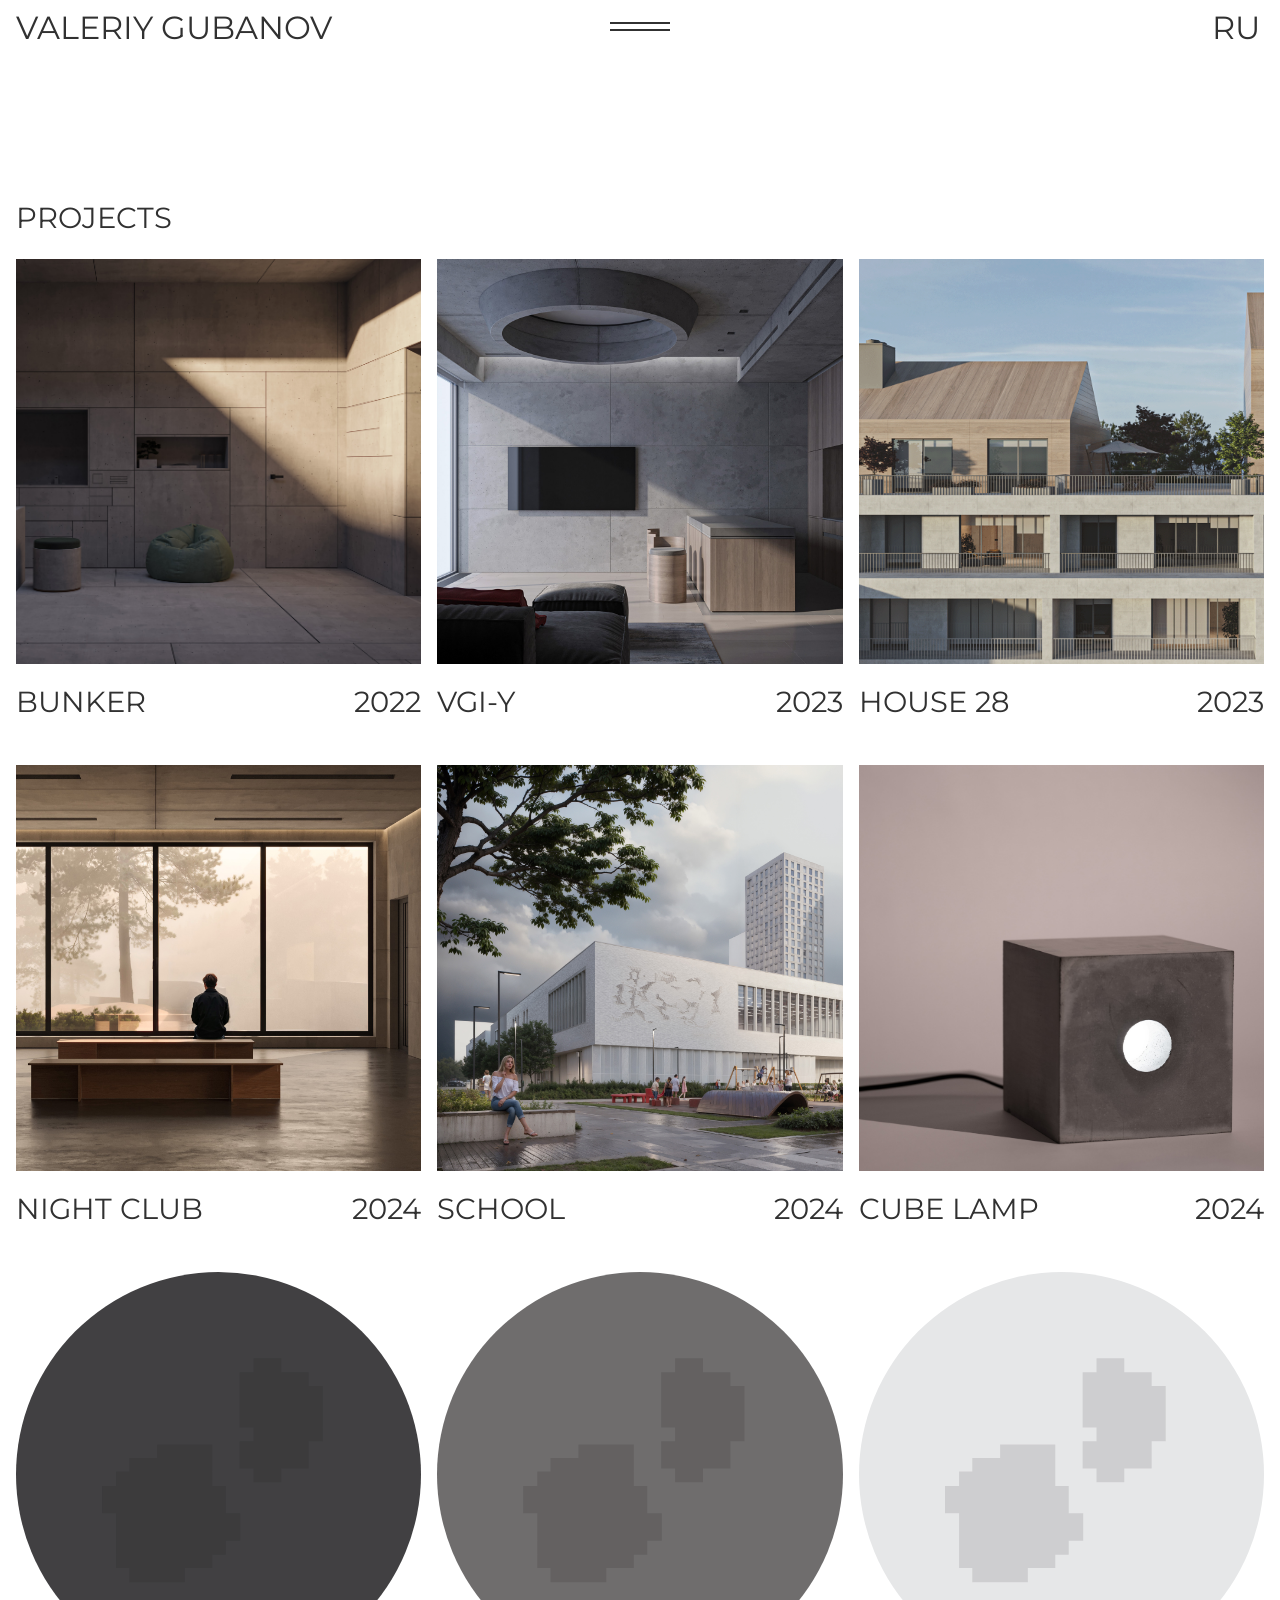
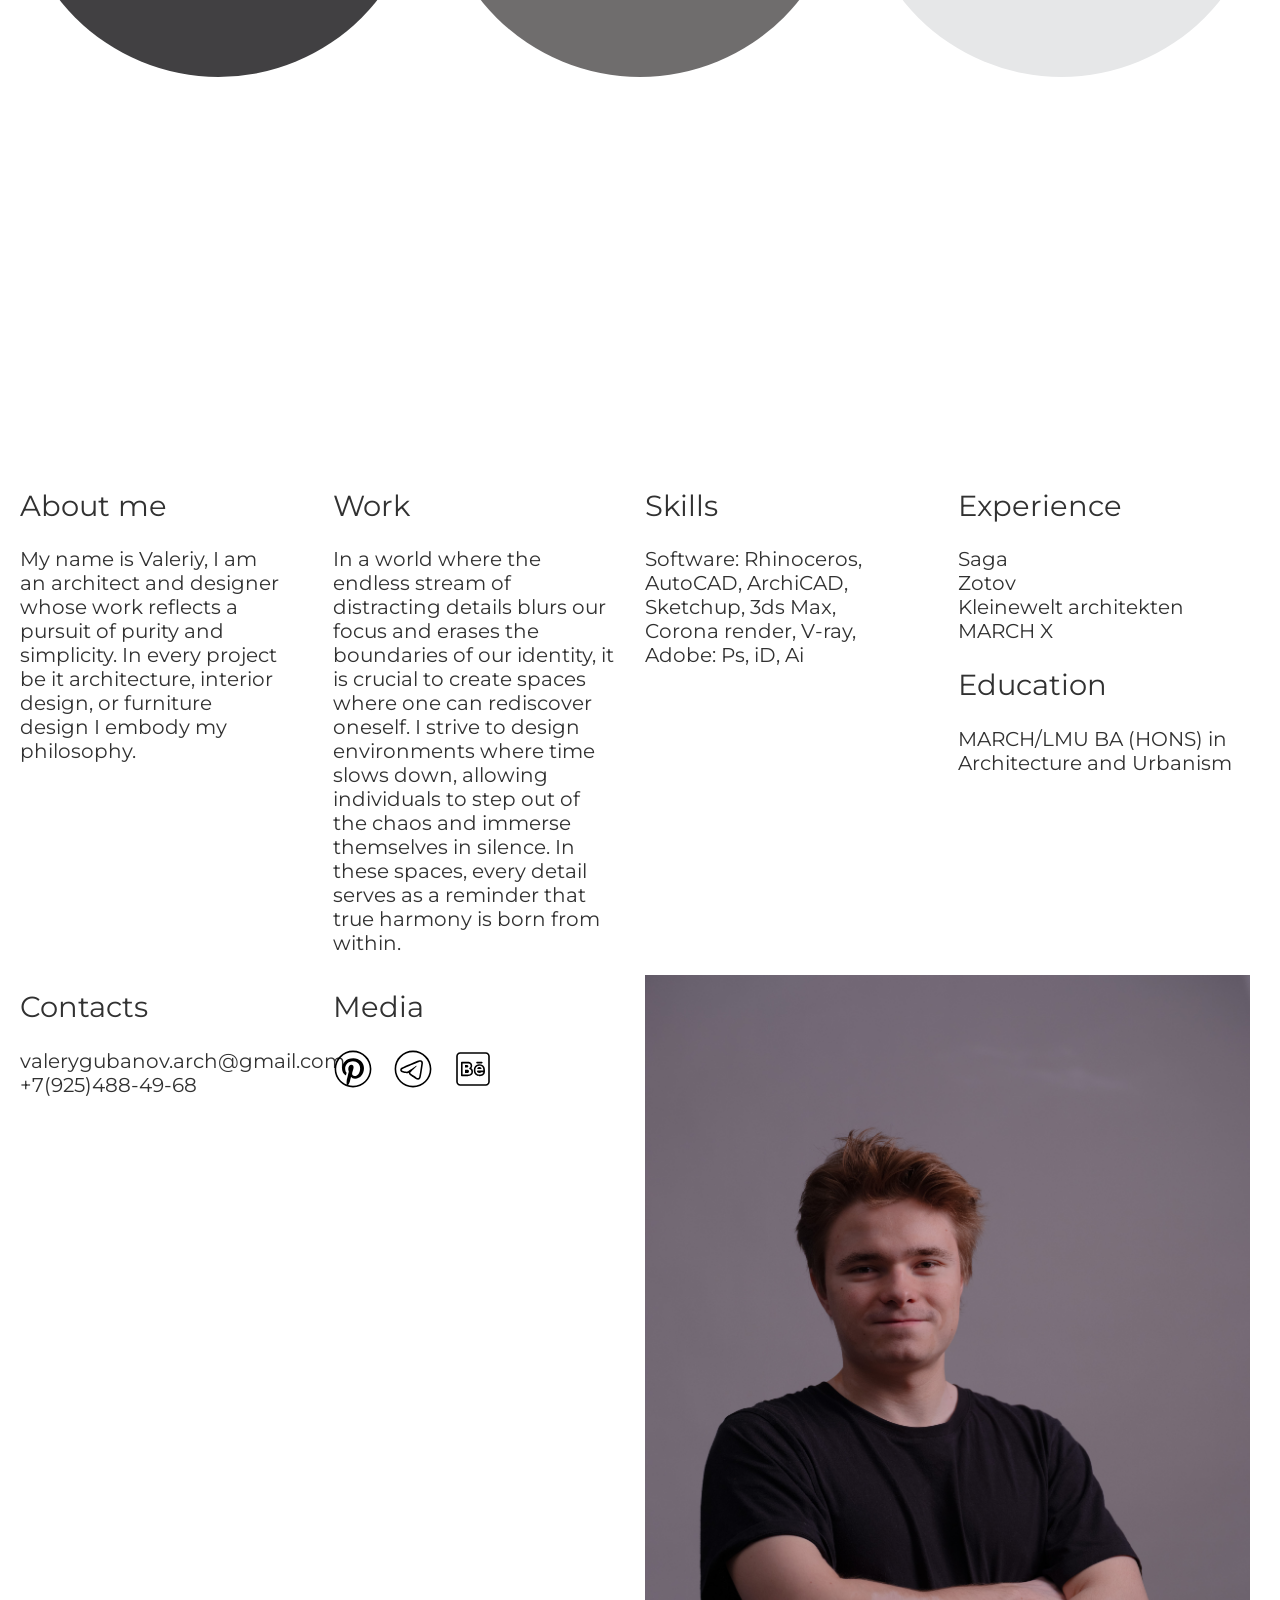
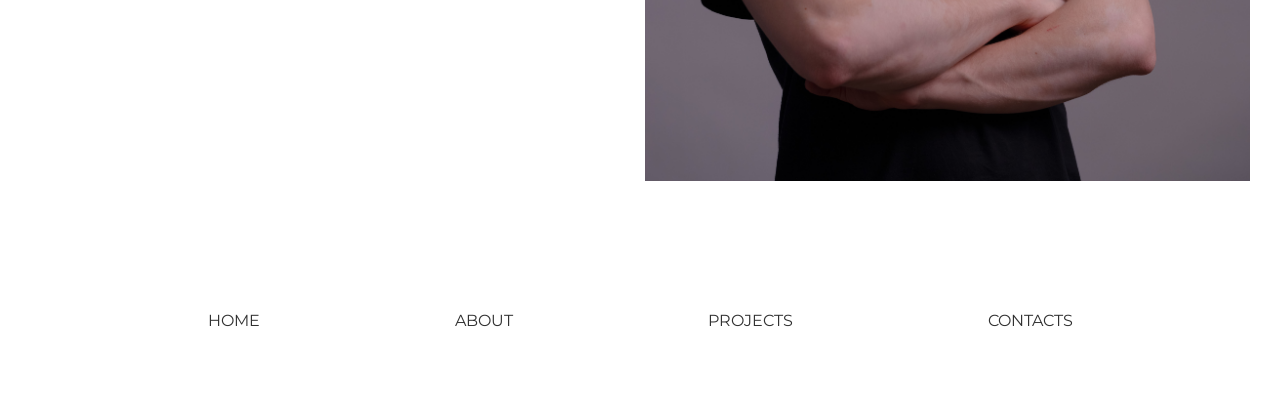
<file: index.html>
<!DOCTYPE html>
<html lang="en">
<link href="https://fonts.googleapis.com/css2?family=Montserrat:wght@400&display=swap" rel="stylesheet">
<head>
  <link rel="stylesheet" href="styles.css">
  <meta charset="UTF-8">
  <link rel="icon" href="assets/images/favicon.svg" type="image/x-icon">
  <title>valeriygubanov.com</title>
  <meta http-equiv="X-UA-Compatible" content="IE=edge">
  <meta name="viewport" content="width=device-width, initial-scale=1.0">
</head>
<body>
  <div class="whitebox"></div>
  <header>
    <div class="flex">
      <h1 class="title">VALERIY GUBANOV</h1>
    </div>
    <div class="menu-link">
      <div class="rectangle"></div>
      <div class="rectangle"></div>
    </div>
    <nav class="menu-container">
      <ul class="menu">
        <li><a href="index.html">HOME</a></li>
        <li><a href="index.html">ABOUT</a></li>
        <li><a href="index.html">PROJECTS</a></li>
        <li><a href="index.html">CONTACTS</a></li>
        <li class="language-link"><a href="index_ru.html">RU</a></li>
      </ul>
    </nav>
    <div class="language-switch">
      <a href="index_ru.html">RU</a>
    </div>
  </header>
 
  <div class="whitebox2"></div>
  <div class="Title_projects">
    <h1>PROJECTS</h1>  
  </div>

  <div class="Projects">
    <a href="Projects/Bunker-project.html" class="Project_Block">
      <img src="assets/images/ProjectBunker1x1.jpg" alt="Interior photo of the 'Bunker' project: industrial design with concrete walls, subdued lighting, and minimalist furniture" class="project-img">
      <div class="project-title">
        <span class="project-name">BUNKER</span>
        <span class="project-year">2022</span>
      </div>
      <div class="project-overlay"></div>
    </a>

    <a href="Projects/VGI-Y_project.html" class="Project_Block">
      <img src="assets/images/Project VGI-Y interior 1x1 .jpg" alt="Modern minimalist interior with concrete textures, light wood accents, and a striking circular ceiling element. Natural light enhances the industrial yet warm aesthetic." class="project-img">
      <div class="project-title">
        <span class="project-name">VGI-Y</span>
        <span class="project-year">2023</span>
      </div>
      <div class="project-overlay"></div>
    </a>

    <a href="Projects/House28_project.html" class="Project_Block">
      <img src="assets/images/HOUSE281x1.png" alt="Modern residential complex with wooden and concrete facades, panoramic windows, multi-level architecture, spacious balconies and terraces" class="project-img">
      <div class="project-title">
        <span class="project-name">HOUSE 28</span>
        <span class="project-year">2023</span>
      </div>
      <div class="project-overlay"></div>
    </a>

    <a href="Projects/Night_club_project.html" class="Project_Block">
      <img src="assets/images/Koridor_project_Day.jpg" alt="Interior photo of the 'Bunker' project: industrial design with concrete walls, subdued lighting, and minimalist furniture" class="project-img">
      <div class="project-title">
        <span class="project-name">NIGHT CLUB</span>
        <span class="project-year">2024</span>
      </div>
      <div class="project-overlay"></div>
    </a>

    <a href="Projects/School-project.html" class="Project_Block">
      <img src="assets/images/Project School1x1.jpg" alt="Project 1" class="project-img">
      <div class="project-title">
        <span class="project-name">SCHOOL</span>
        <span class="project-year">2024</span>
      </div>
      <div class="project-overlay"></div>
    </a>

    <a href="/project1" class="Project_Block">
      <img src="assets/Pr6Assets/Project_cube_lamp_1x1.JPG" alt="Project 1" class="project-img">
      <div class="project-title">
        <span class="project-name">CUBE LAMP</span>
        <span class="project-year">2024</span>
      </div>
      <div class="project-overlay"></div>
    </a>

    <div class="Project_Block">
      <img src="assets/icon/DOT-1.svg" alt="Проект 1" class="project-img">
      <div class="project-title">
        <span class="project-name"></span>
        <span class="project-year"></span>
      </div>
      <div class="project-overlay"></div>
    </div>

    <div class="Project_Block">
      <img src="assets/icon/DOT-2.svg" alt="Проект 1" class="project-img">
      <div class="project-title">
        <span class="project-name"></span>
        <span class="project-year"></span>
      </div>
      <div class="project-overlay"></div>
    </div>

    <div class="Project_Block">
      <img src="assets/icon/DOT-3.svg" alt="Проект 1" class="project-img">
      <div class="project-title">
        <span class="project-name"></span>
        <span class="project-year"></span>
      </div>
      <div class="project-overlay"></div>
    </div>
  </div> 
  
  <div class="portfolio-grid">
    
    
    <div class="portfolio-item">
      <div class="text-content">
          <div class="inner-text-content">
            <div class="media-title"><h2>About me</h2></div>
            <h3>My name is Valeriy, I am an architect and designer whose work reflects a pursuit of purity and simplicity. In every project be it architecture, interior design, or furniture design I embody my philosophy.</h3>
          </div>
          <div class="inner-text-content2">
            <div class="media-title"><h2>Work</h2></div>
            <h3>In a world where the endless stream of distracting details blurs our focus and erases the boundaries of our identity, it is crucial to create spaces where one can rediscover oneself. I strive to design environments where time slows down, allowing individuals to step out of the chaos and immerse themselves in silence. In these spaces, every detail serves as a reminder that true harmony is born from within.</h3>  
          </div>
      </div>
      <div class="text-content">
        <div class="inner-text-content">
          <div class="media-title"><h2>Skills</h2></div>
          <h3>Software: Rhinoceros, AutoCAD, ArchiCAD, Sketchup, 3ds Max, Corona render, V-ray, Adobe: Ps, iD, Ai</h3>
        </div>
        <div class="inner-text-content2">
          <div class="media-title"><h2>Experience</h2></div>
          <h3>Saga</h3>
          <h3>Zotov</h3>
          <h3>Kleinewelt architekten</h3>
          <h3>MARCH X</h3>
          <div class="media-title"><h2>Education</h2></div>
          <h3>MARCH/LMU BA (HONS) in Architecture and Urbanism</h3>
        </div>
    </div>
  </div>
    
    
    <div class="portfolio-item">
      <div class="text-content">
      <div class="inner-text-content">
        <div class="media-title"><h2>Contacts</h2></div>
        <h3>valerygubanov.arch@gmail.com</h3>
        <h3>+7(925)488-49-68</h3>
      </div>
      <div class="inner-text-content2">
        <div class="media-title"><h2>Media</h2></div>
              <div class="media">
                <img src="assets/icon/icons8-pinterest.svg" alt="" id="pinterest-icon">
                <img src="assets/icon/icons8-telegram.svg" alt="" id="telegram-icon">
                <img src="assets/icon/icons8-behance.svg" alt="" id="behance-icon">
              </div>
       </div>
      </div>
       <div class="image-content">
        <img src="assets/images/Photo.jpg" alt="Image">
      </div>
    </div>

 </div>
  
  <footer>
    <div class="footer-content">
         <ul>
            <li><a href="index.html">HOME</a></li>
            <li><a href="index.html">ABOUT</a></li>
            <li><a href="index.html">PROJECTS</a></li>
            <li><a href="index.html">CONTACTS</a></li>
        </ul>  
    </div>
  </footer>

  <script src="script.js"></script>
</body>
</html>
</file>
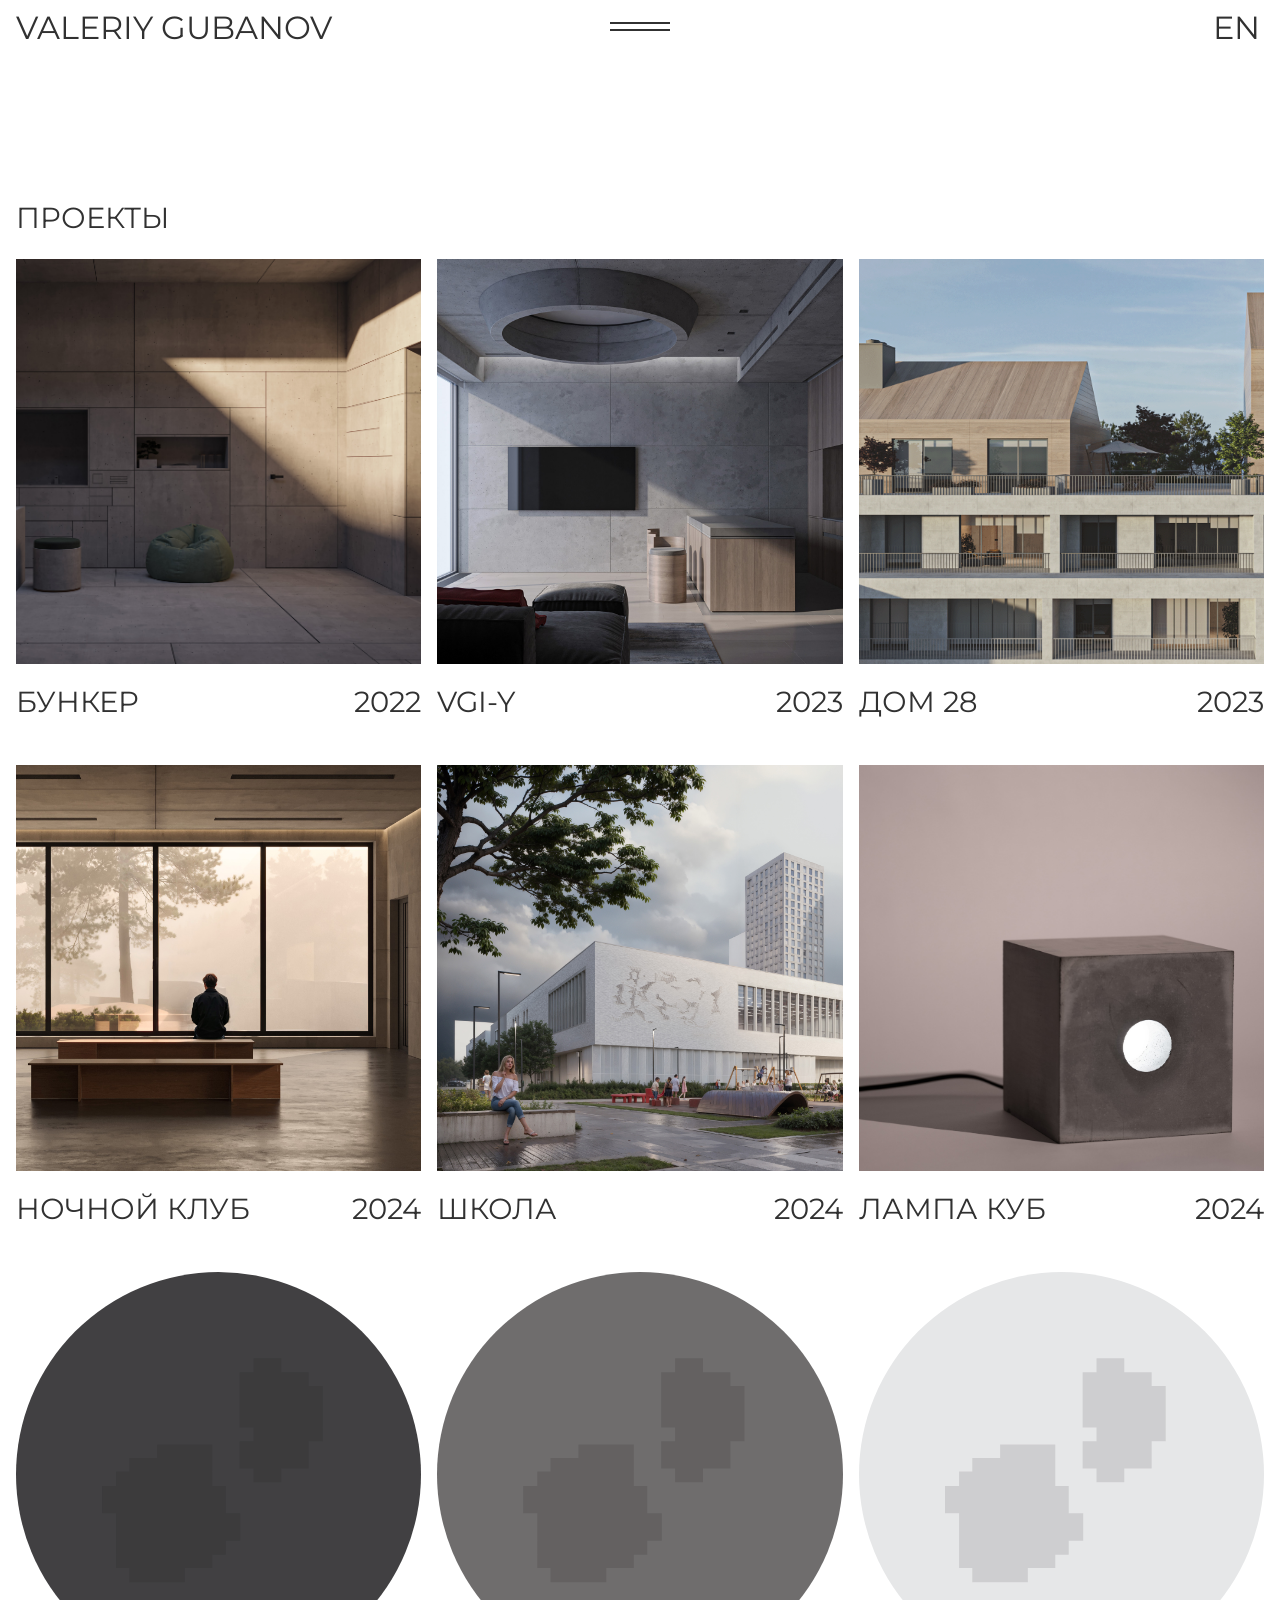
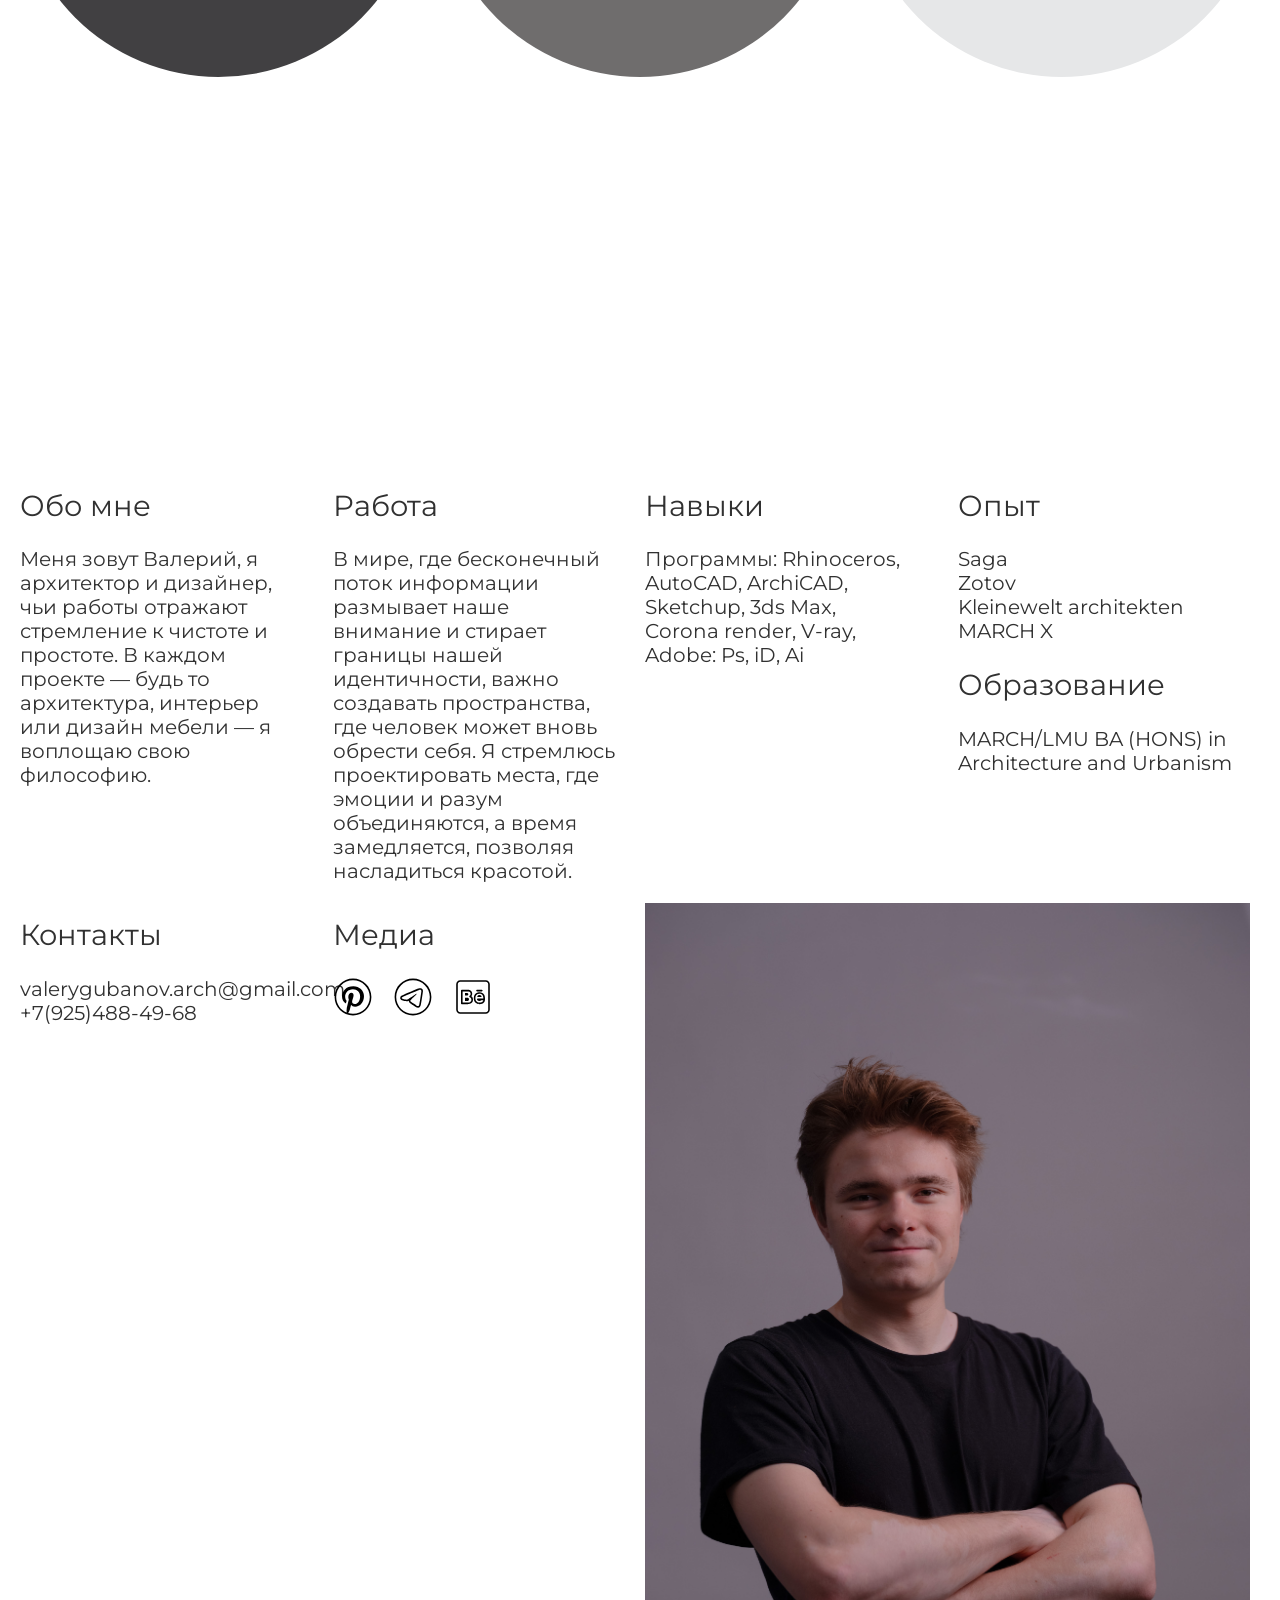
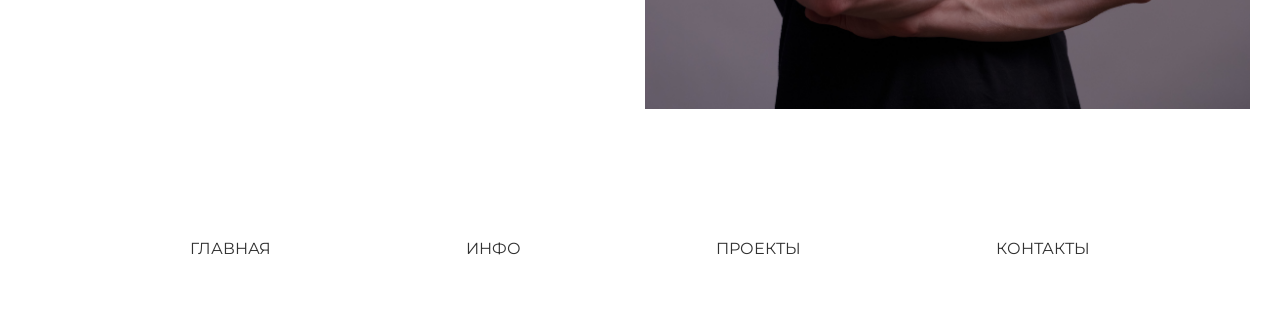
<file: index_ru.html>
<!DOCTYPE html>
<html lang="ru">
<link href="https://fonts.googleapis.com/css2?family=Montserrat:wght@400&display=swap" rel="stylesheet">
<head>
  <link rel="stylesheet" href="styles.css">
  <meta charset="UTF-8">
  <title>valeriygubanov.com</title>
  <meta http-equiv="X-UA-Compatible" content="IE=edge">
  <meta name="viewport" content="width=device-width, initial-scale=1.0">
</head>
<body>
  <div class="whitebox"></div>
  <header>
    <div class="flex">
      <h1 class="title">VALERIY GUBANOV</h1>
    </div>
    <div class="menu-link">
      <div class="rectangle"></div>
      <div class="rectangle"></div>
    </div>
    <nav class="menu-container">
      <ul class="menu">
        <li><a href="index_ru.html">ГЛАВНАЯ</a></li>
        <li><a href="index_ru.html">ИНФО</a></li>
        <li><a href="index_ru.html">ПРОЕКТЫ</a></li>
        <li><a href="index_ru.html">КОНТАКТЫ</a></li>
        <li class="language-link"><a href="index.html">EN</a></li>
      </ul>
    </nav>
    <div class="language-switch">
      <a href="index.html">EN</a>
    </div>
  </header>
 
  <div class="whitebox2"></div>
  <div class="Title_projects">
    <h1>ПРОЕКТЫ</h1>  
  </div>

  <div class="Projects">
    <a href="Projects/Bunker-project_ru.html" class="Project_Block">
      <img src="assets/images/ProjectBunker1x1.jpg" alt="Интерьер проекта 'Бункер': индустриальный дизайн с бетонными стенами, приглушенным освещением и минималистичной мебелью" class="project-img">
      <div class="project-title">
        <span class="project-name">БУНКЕР</span>
        <span class="project-year">2022</span>
      </div>
      <div class="project-overlay"></div>
    </a>

    <a href="Projects/VGI-Y_project_ru.html" class="Project_Block">
      <img src="assets/images/Project VGI-Y interior 1x1 .jpg" alt="Современный минималистичный интерьер с бетонными текстурами, светлыми деревянными акцентами и впечатляющим круговым потолочным элементом. Естественное освещение усиливает индустриальную, но теплую эстетику." class="project-img">
      <div class="project-title">
        <span class="project-name">VGI-Y</span>
        <span class="project-year">2023</span>
      </div>
      <div class="project-overlay"></div>
    </a>

    <a href="Projects/House28_project_ru.html" class="Project_Block">
      <img src="assets/images/HOUSE281x1.png" alt="Современный жилой комплекс с фасадами из дерева и монолитного бетона, панорамные окна, многоуровневая архитектура, просторные балконы и террасы" class="project-img">
      <div class="project-title">
        <span class="project-name">ДОМ 28</span>
        <span class="project-year">2023</span>
      </div>
      <div class="project-overlay"></div>
    </a>

    <a href="Projects/Night_club_project.html" class="Project_Block">
      <img src="assets/images/Koridor_project_Day.jpg" alt="Интерьер проекта 'Коридор': индустриальный дизайн с бетонными стенами, приглушенным освещением и минималистичной мебелью" class="project-img">
      <div class="project-title">
        <span class="project-name">НОЧНОЙ КЛУБ</span>
        <span class="project-year">2024</span>
      </div>
      <div class="project-overlay"></div>
    </a>

    <a href="Projects/School-project_ru.html" class="Project_Block">
      <img src="assets/images/Project School1x1.jpg" alt="Проект 1" class="project-img">
      <div class="project-title">
        <span class="project-name">ШКОЛА</span>
        <span class="project-year">2024</span>
      </div>
      <div class="project-overlay"></div>
    </a>

    <a href="/project1" class="Project_Block">
      <img src="assets/Pr6Assets/Project_cube_lamp_1x1.JPG" alt="Проект 1" class="project-img">
      <div class="project-title">
        <span class="project-name">ЛАМПА КУБ</span>
        <span class="project-year">2024</span>
      </div>
      <div class="project-overlay"></div>
    </a>

    <div class="Project_Block">
      <img src="assets/icon/DOT-1.svg" alt="Проект 1" class="project-img">
      <div class="project-title">
        <span class="project-name"></span>
        <span class="project-year"></span>
      </div>
      <div class="project-overlay"></div>
    </div>

    <div class="Project_Block">
      <img src="assets/icon/DOT-2.svg" alt="Проект 1" class="project-img">
      <div class="project-title">
        <span class="project-name"></span>
        <span class="project-year"></span>
      </div>
      <div class="project-overlay"></div>
    </div>

    <div class="Project_Block">
      <img src="assets/icon/DOT-3.svg" alt="Проект 1" class="project-img">
      <div class="project-title">
        <span class="project-name"></span>
        <span class="project-year"></span>
      </div>
      <div class="project-overlay"></div>
    </div>
    
  </div> 
  
  <div class="portfolio-grid">
    
    <div class="portfolio-item">
      <div class="text-content">
          <div class="inner-text-content">
            <div class="media-title"><h2>Обо мне</h2></div>
            <h3>Меня зовут Валерий, я архитектор и дизайнер, чьи работы отражают стремление к чистоте и простоте. В каждом проекте — будь то архитектура, интерьер или дизайн мебели — я воплощаю свою философию.</h3>
          </div>
          <div class="inner-text-content2">
            <div class="media-title"><h2>Работа</h2></div>
            <h3>В мире, где бесконечный поток информации размывает наше внимание и стирает границы нашей идентичности, важно создавать пространства, где человек может вновь обрести себя. Я стремлюсь проектировать места, где эмоции и разум объединяются, а время замедляется, позволяя насладиться красотой.</h3>  
          </div>
      </div>
      <div class="text-content">
        <div class="inner-text-content">
          <div class="media-title"><h2>Навыки</h2></div>
          <h3>Программы: Rhinoceros, AutoCAD, ArchiCAD, Sketchup, 3ds Max, Corona render, V-ray, Adobe: Ps, iD, Ai</h3>
        </div>
        <div class="inner-text-content2">
          <div class="media-title"><h2>Опыт</h2></div>
          <h3>Saga</h3>
          <h3>Zotov</h3>
          <h3>Kleinewelt architekten</h3>
          <h3>MARCH X</h3>
          <div class="media-title"><h2>Образование</h2></div>
          <h3>MARCH/LMU BA (HONS) in Architecture and Urbanism</h3>
        </div>
      </div>
    </div>
    
    <div class="portfolio-item">
      <div class="text-content">
      <div class="inner-text-content">
        <div class="media-title"><h2>Контакты</h2></div>
        <h3>valerygubanov.arch@gmail.com</h3>
        <h3>+7(925)488-49-68</h3>
      </div>
      <div class="inner-text-content2">
        <div class="media-title"><h2>Медиа</h2></div>
              <div class="media">
                <img src="assets/icon/icons8-pinterest.svg" alt="" id="pinterest-icon">
                <img src="assets/icon/icons8-telegram.svg" alt="" id="telegram-icon">
                <img src="assets/icon/icons8-behance.svg" alt="" id="behance-icon">
              </div>
       </div>
      </div>
       <div class="image-content">
        <img src="assets/images/Photo.jpg" alt="Фото">
      </div>
    </div>

 </div>
  
  <footer>
    <div class="footer-content">
         <ul>
            <li><a href="index_ru.html">ГЛАВНАЯ</a></li>
            <li><a href="index_ru.html">ИНФО</a></li>
            <li><a href="index_ru.html">ПРОЕКТЫ</a></li>
            <li><a href="index_ru.html">КОНТАКТЫ</a></li>
        </ul>  
    </div>
  </footer>

  <script src="script.js"></script>
</body>
</html>
</file>
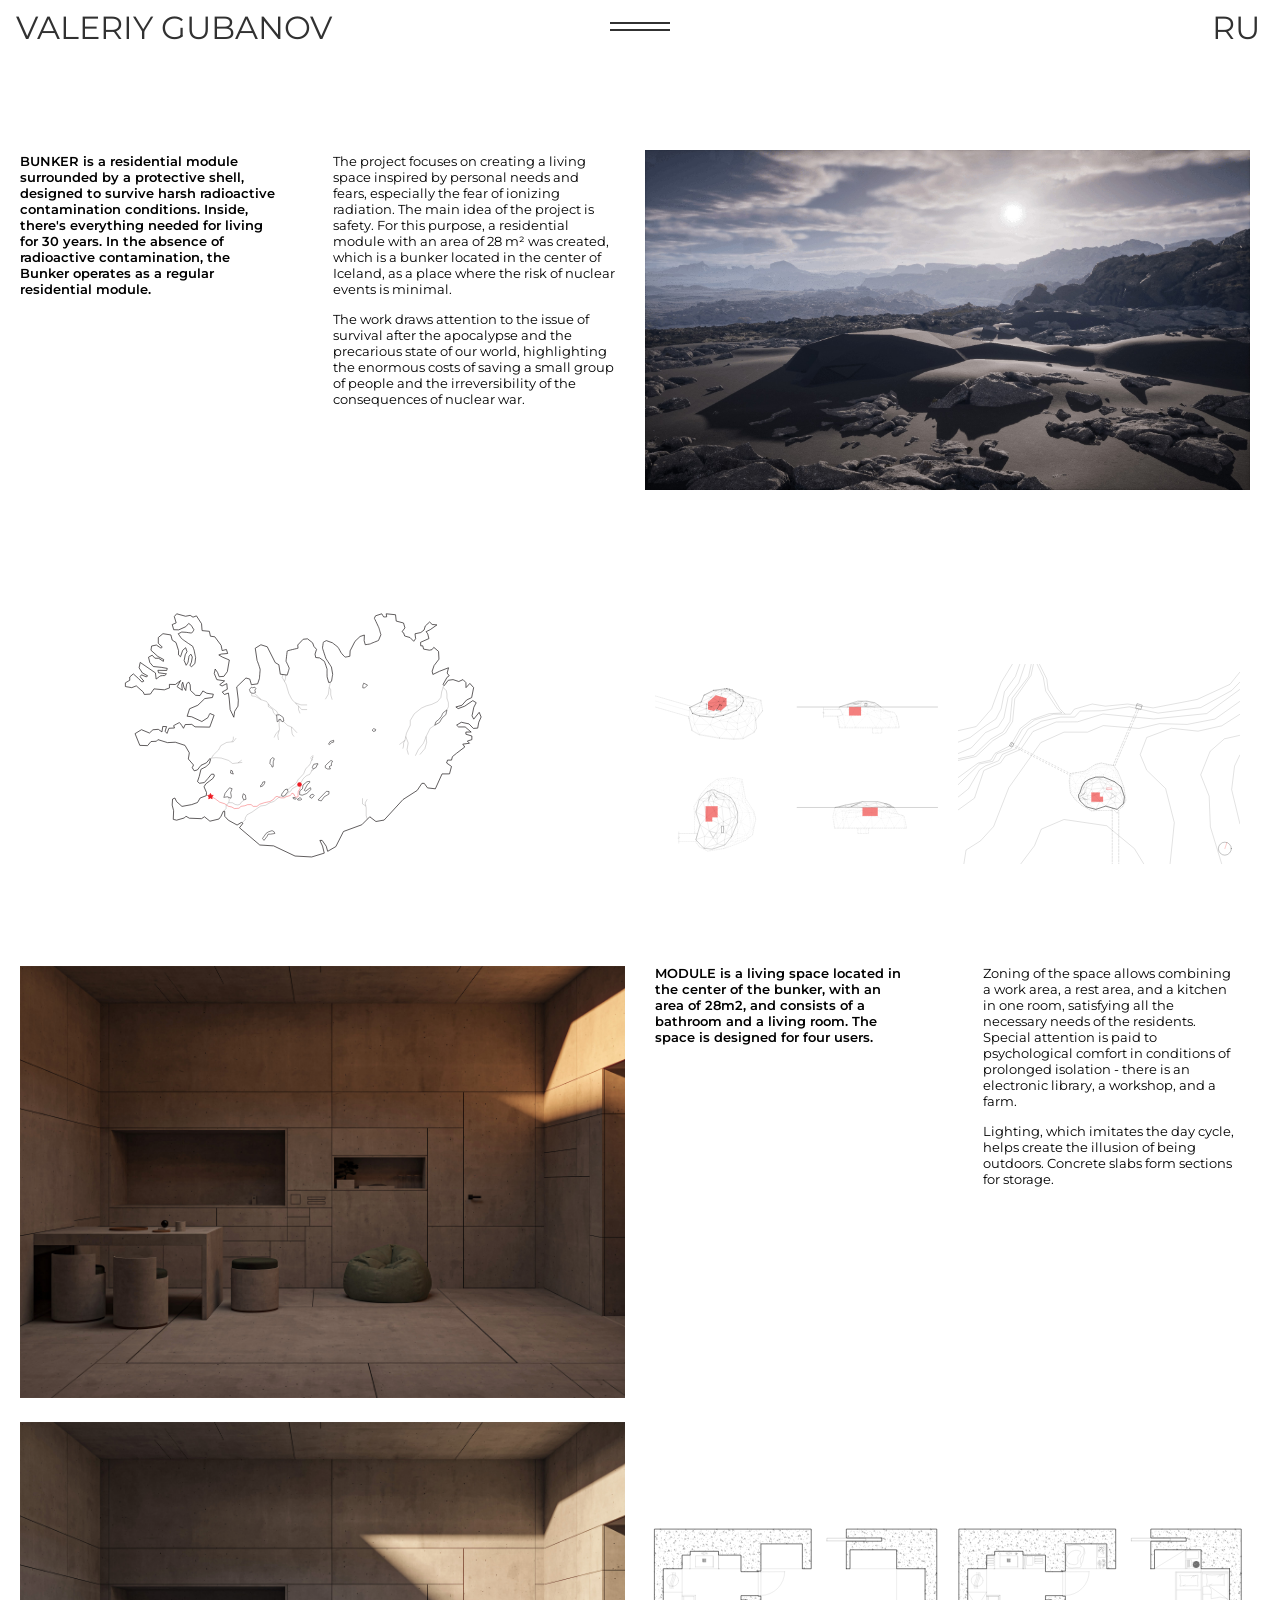
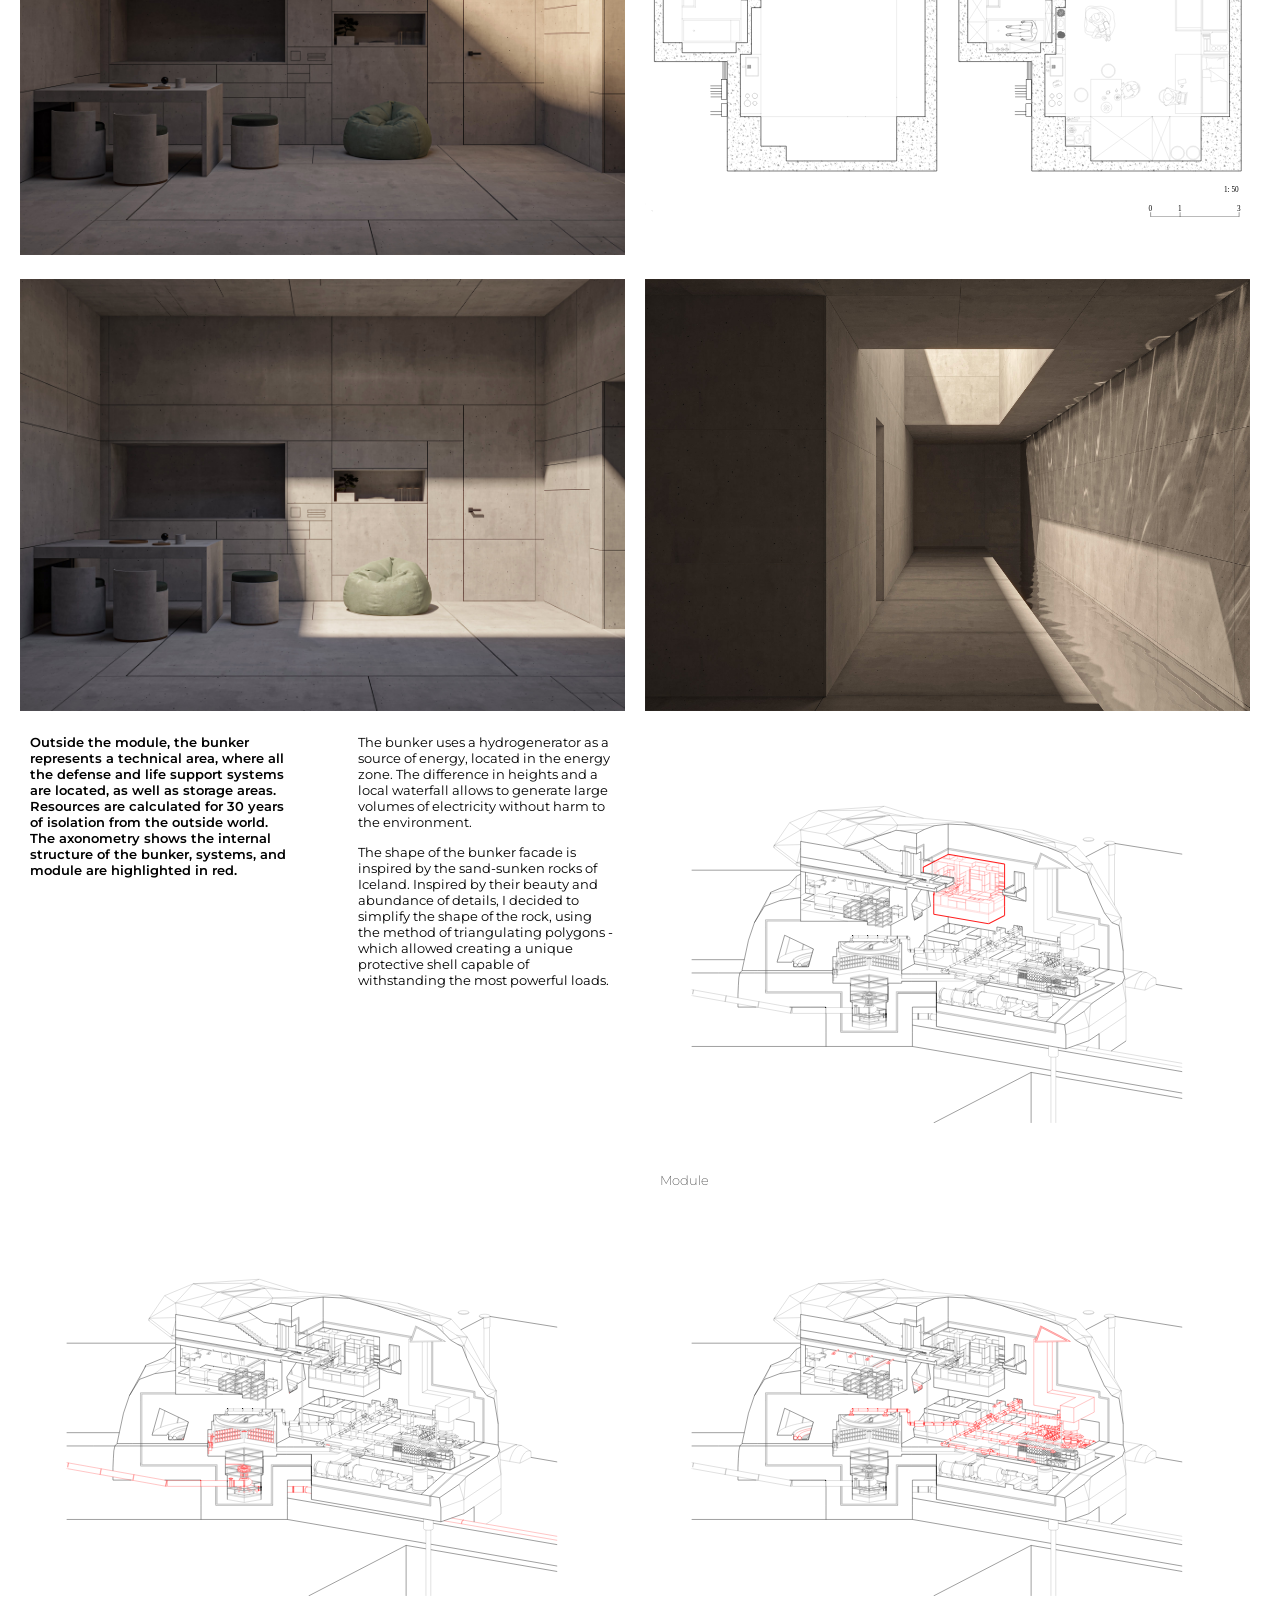
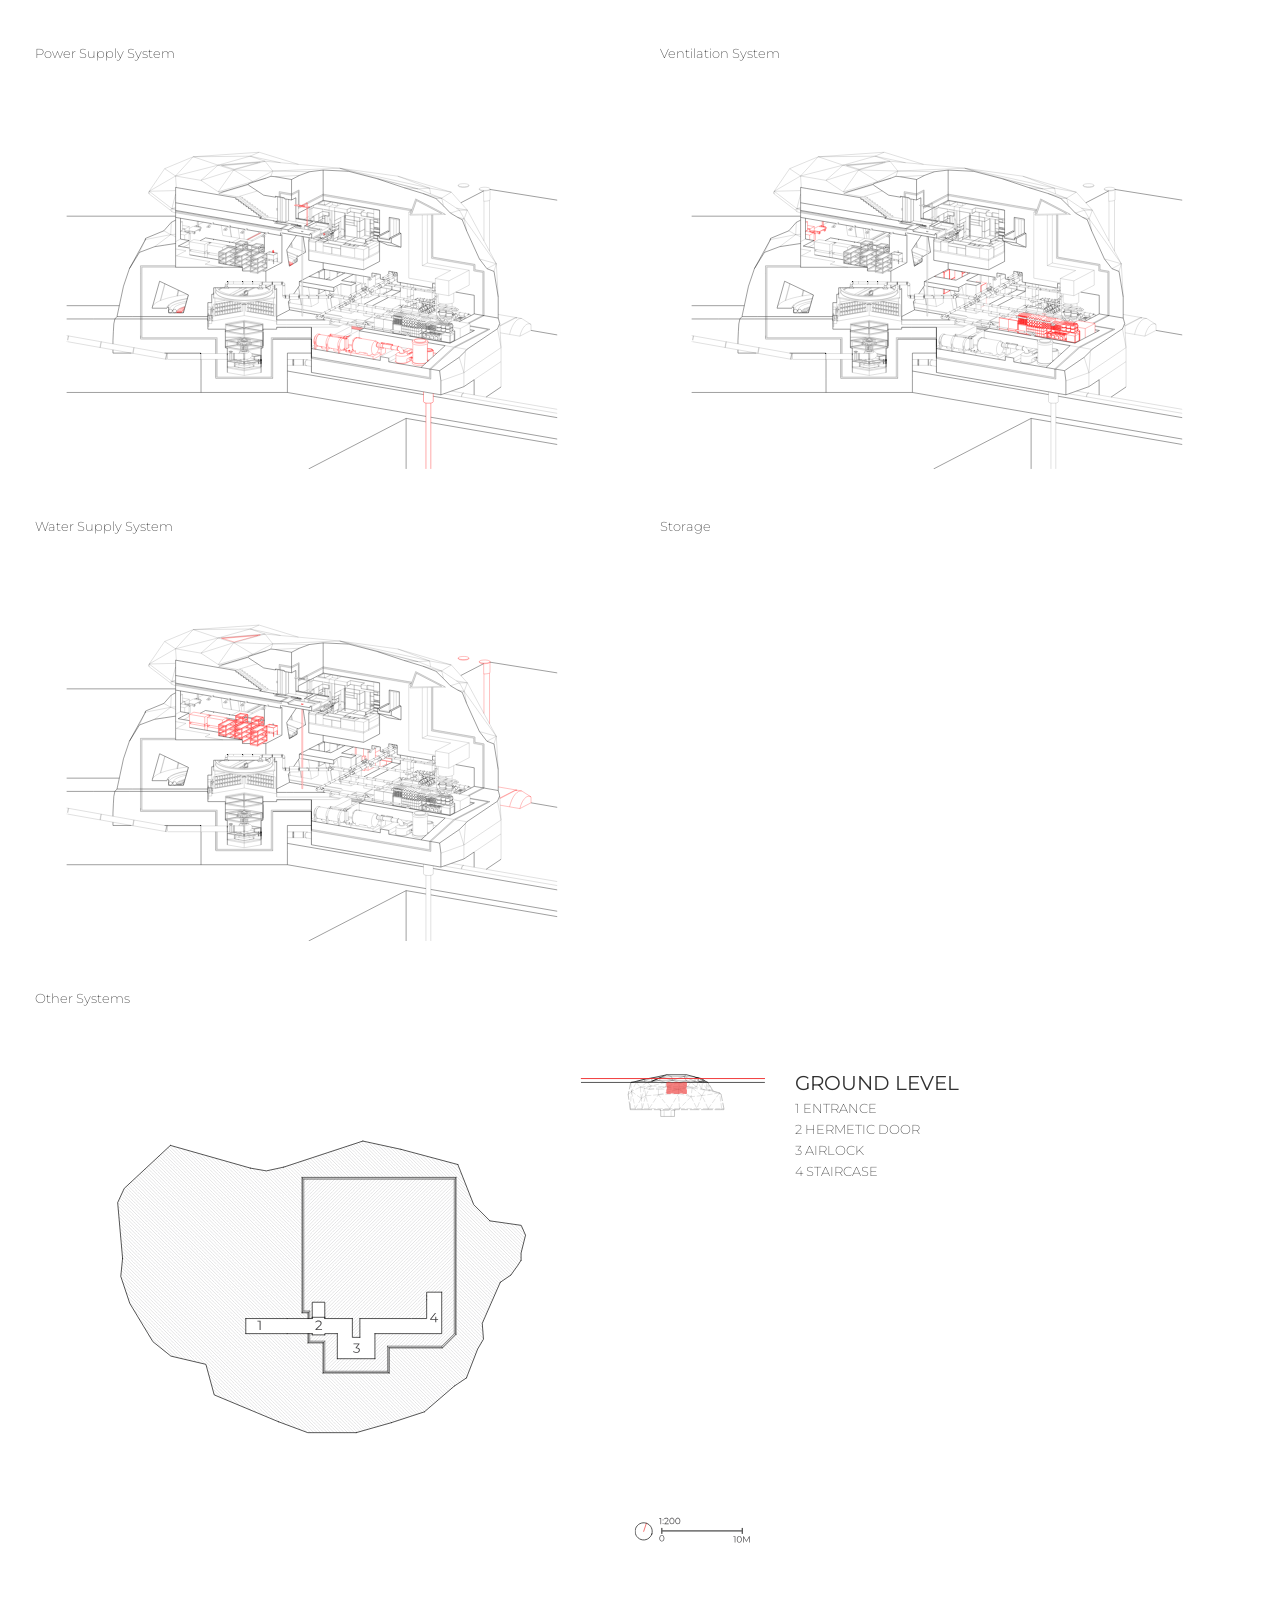
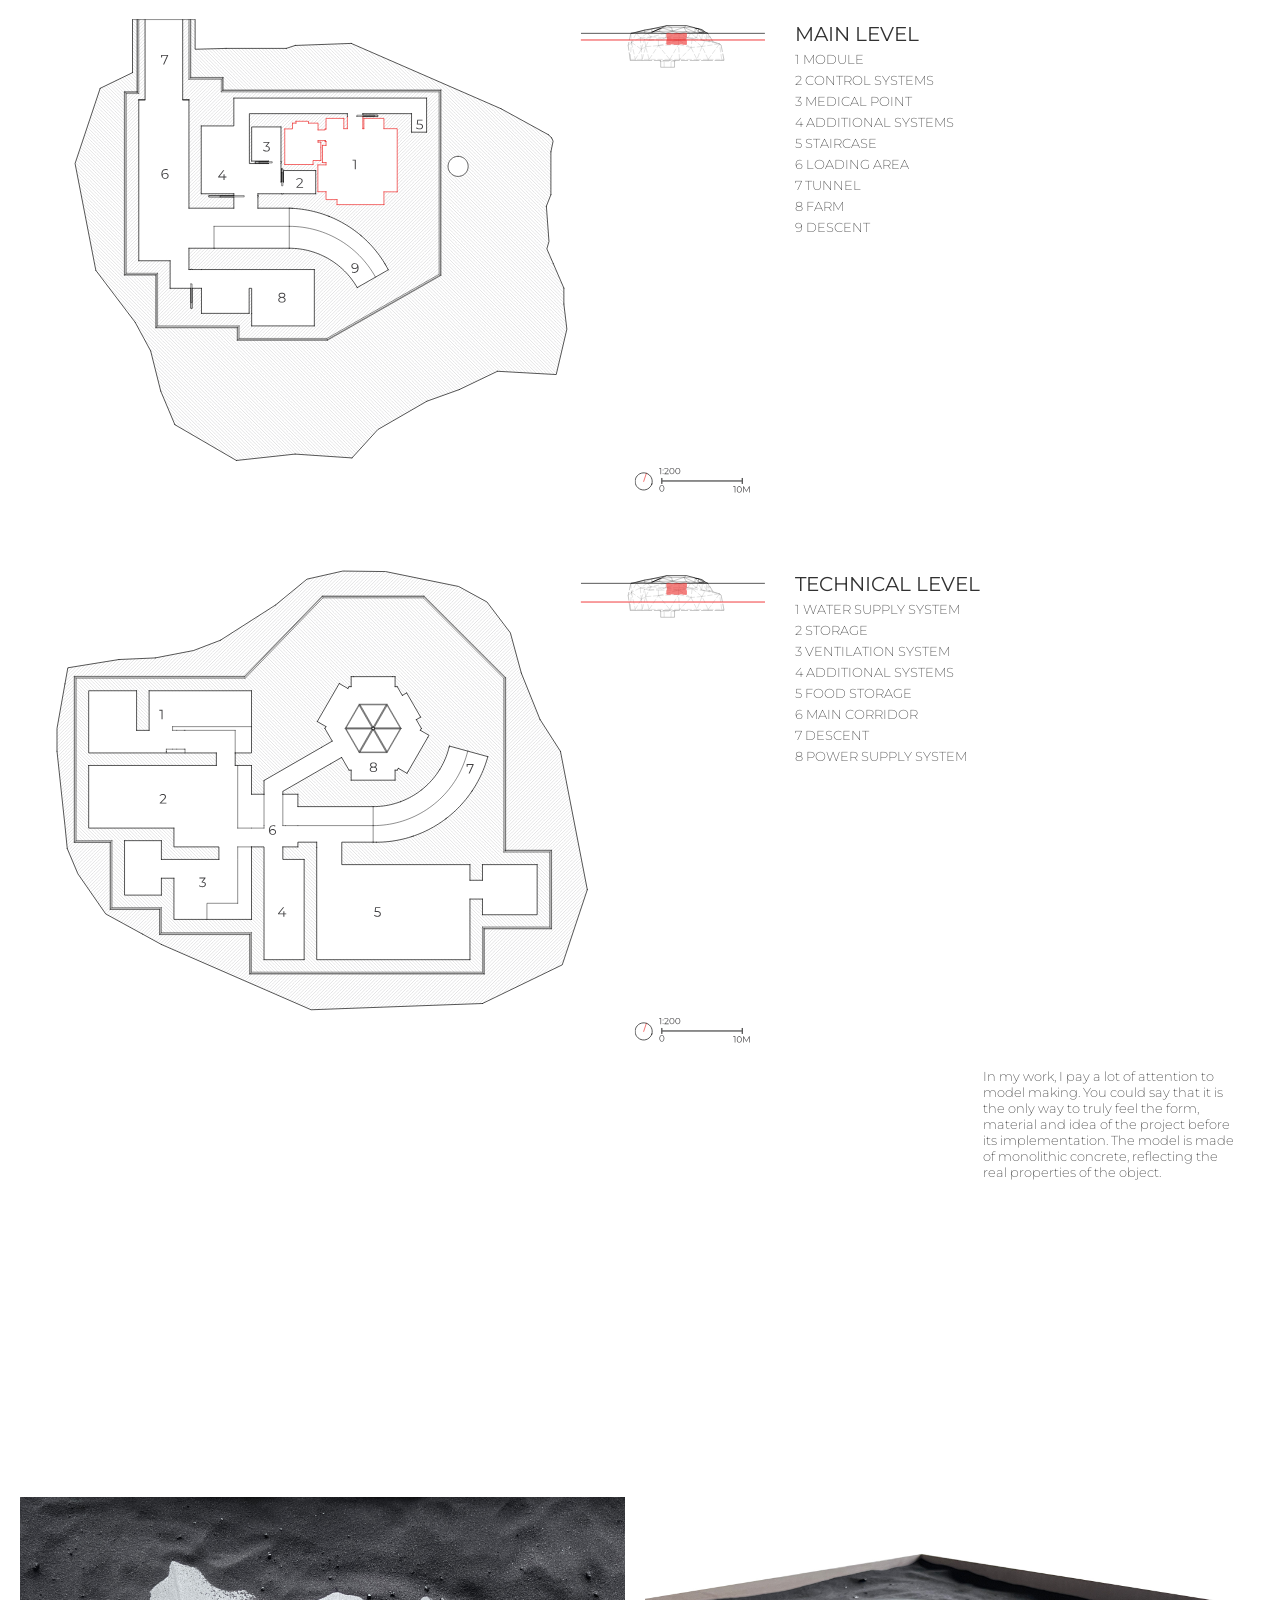
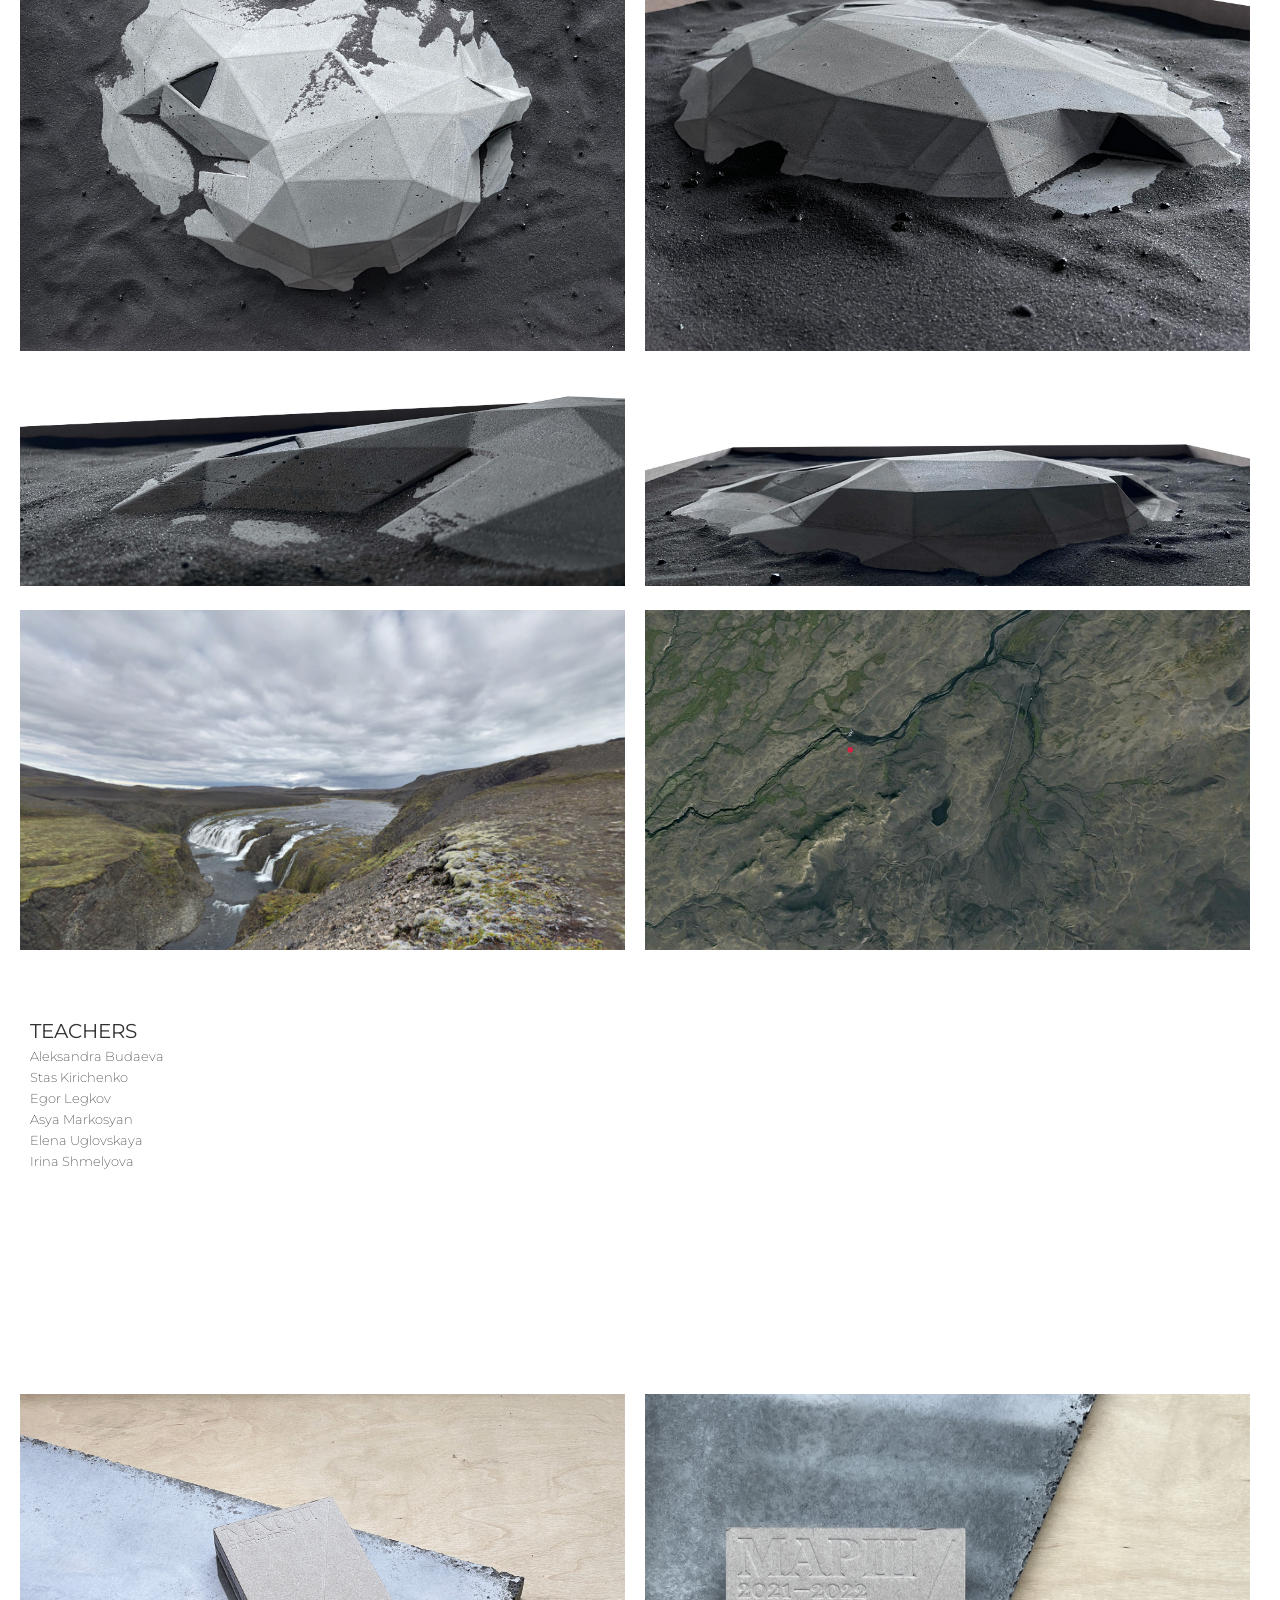
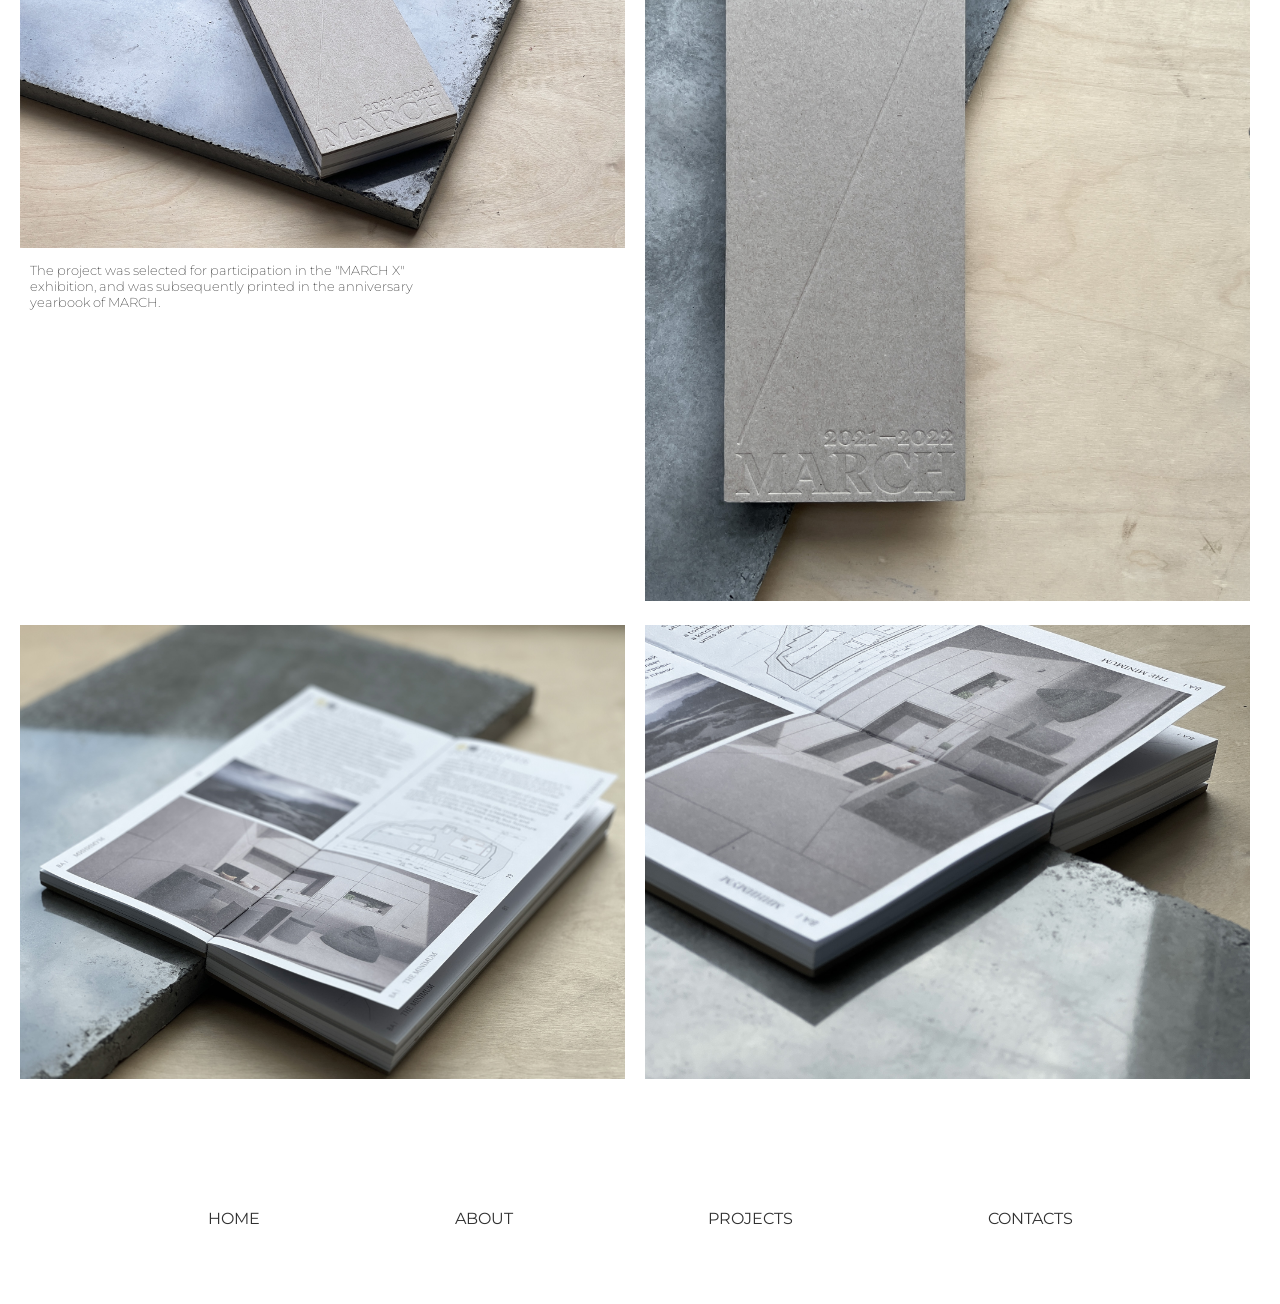
<file: Projects/Bunker-project.html>
<!DOCTYPE html>
<html lang="en">
<link href="https://fonts.googleapis.com/css2?family=Montserrat:wght@400&display=swap" rel="stylesheet">
<head>
  <link rel="stylesheet" href="../styles.css">
  <meta charset="UTF-8">
  <title>valeriygubanov.com</title>
  <meta http-equiv="X-UA-Compatible" content="IE=edge">
  <meta name="viewport" content="width=device-width, initial-scale=1.0">
</head>
<body>
  <div class="whitebox"></div>
  <header>
    <div class="flex">
      <h1 class="title">VALERIY GUBANOV</h1>
    </div>
    <div class="menu-link">
      <div class="rectangle"></div>
      <div class="rectangle"></div>
    </div>
    <nav class="menu-container">
      <ul class="menu">
        <li><a href="../index.html">HOME</a></li>
        <li><a href="../index.html">ABOUT</a></li>
        <li><a href="../index.html">PROJECTS</a></li>
        <li><a href="../index.html">CONTACTS</a></li>
        <li class="language-link"><a href="Bunker-project_ru.html">RU</a></li>
      </ul>
    </nav>
    <div class="language-switch">
      <a href="Bunker-project_ru.html">RU</a>
    </div>
  </header>
 
  <div class="whitebox2"></div>
  
  <div class="portfolio-grid">
    
    
    <div class="portfolio-item">
      <div class="text-content">
          <div class="inner-text-content">
              <p>BUNKER is a residential module surrounded by a protective shell, designed to survive harsh radioactive contamination conditions. Inside, there's everything needed for living for 30 years. In the absence of radioactive contamination, the Bunker operates as a regular residential module.</p>
          </div>
          <div class="inner-text-content2">
              <p>The project focuses on creating a living space inspired by personal needs and fears, especially the fear of ionizing radiation. The main idea of the project is safety. For this purpose, a residential module with an area of 28 m² was created, which is a bunker located in the center of Iceland, as a place where the risk of nuclear events is minimal.</p>
              <p>The work draws attention to the issue of survival after the apocalypse and the precarious state of our world, highlighting the enormous costs of saving a small group of people and the irreversibility of the consequences of nuclear war.</p>
          </div>
      </div>
      <div class="image-content">
          <img src="../assets/images/BUNKERex2.jpg" alt="Image">
      </div>
  </div>
    
    
    <div class="portfolio-item">
      <div class="image-content">
        <img src="../assets/Pr1Assets/Iceland_map.svg" alt="Изображение">
      </div>
      <div class="image-block">
        <div class="image-content_mini">
          <img src="../assets/Pr1Assets/BunkerAxoTopRightLeft.svg" alt="Изображение">
        </div>
        <div class="image-content_mini">
          <img src="../assets/Pr1Assets/BunkerGenplan.svg" alt="Изображение">
        </div>
      </div>
    </div>
        
    

    <div class="portfolio-item">
      <div class="image-content">
          <img src="../assets/Pr1Assets/BUNKER_int1.jpg" alt="Image">
      </div>
      <div class="text-content">
          <div class="inner-text-content3">
              <p>MODULE is a living space located in the center of the bunker, with an area of 28m2, and consists of a bathroom and a living room. The space is designed for four users.</p>
          </div>
          <div class="inner-text-content4">
              <p>Zoning of the space allows combining a work area, a rest area, and a kitchen in one room, satisfying all the necessary needs of the residents. Special attention is paid to psychological comfort in conditions of prolonged isolation - there is an electronic library, a workshop, and a farm.</p>
              <p>Lighting, which imitates the day cycle, helps create the illusion of being outdoors. Concrete slabs form sections for storage.</p>
          </div>
      </div>
  </div>

    
    <div class="portfolio-item">
      <div class="image-content">
        <img src="../assets/Pr1Assets/BUNKER_int2.jpg" alt="Изображение">
      </div>
      <div class="image-content2">
        <img src="../assets/Pr1Assets/Modyl.svg" alt="Изображение">
      </div>
    </div>


    <div class="portfolio-item">
      <div class="image-content">
        <img src="../assets/Pr1Assets/BUNKER_int3.jpg" alt="Изображение">
      </div>
      <div class="image-content">
        <img src="../assets/Pr1Assets/BUNKER_kor.jpg" alt="Изображение">
      </div>
    </div>


    <div class="portfolio-item">
      <div class="text-content">
          <div class="inner-text-content3">
              <p>Outside the module, the bunker represents a technical area, where all the defense and life support systems are located, as well as storage areas. Resources are calculated for 30 years of isolation from the outside world. The axonometry shows the internal structure of the bunker, systems, and module are highlighted in red.</p>
          </div>
          <div class="inner-text-content4">
              <p>The bunker uses a hydrogenerator as a source of energy, located in the energy zone. The difference in heights and a local waterfall allows to generate large volumes of electricity without harm to the environment.</p>
              <p>The shape of the bunker facade is inspired by the sand-sunken rocks of Iceland. Inspired by their beauty and abundance of details, I decided to simplify the shape of the rock, using the method of triangulating polygons - which allowed creating a unique protective shell capable of withstanding the most powerful loads.</p>
          </div>
      </div>
      <div class="image-content">
          <img src="../assets/Pr1Assets/Bunker_acso_modyl.svg" alt="Image">
          <h6>Module</h6>
      </div>
    </div>

    <div class="portfolio-item">
      <div class="image-content">
          <img src="../assets/Pr1Assets/Bunker_acso_energy.svg" alt="Image">
          <h6>Power Supply System</h6>
      </div>
      <div class="image-content">
          <img src="../assets/Pr1Assets/Bunker_acso_vent.svg" alt="Image">
          <h6>Ventilation System</h6>
      </div>
    </div>

    <div class="portfolio-item">
      <div class="image-content">
          <img src="../assets/Pr1Assets/Bunker_acso_voda.svg" alt="Image">
          <h6>Water Supply System</h6>
      </div>
      <div class="image-content">
          <img src="../assets/Pr1Assets/Bunker_acso_sklad.svg" alt="Image">
          <h6>Storage</h6>
      </div>
    </div>

    <div class="portfolio-item">
      <div class="image-content">
          <img src="../assets/Pr1Assets/Bunker_acso_ostalnoe.svg" alt="Image">
          <h6>Other Systems</h6>
      </div>
      <div class="placeholder">
      </div>
    </div>

    <div class="portfolio-item">
      <div class="image-content3">
          <img src="../assets/Pr1Assets/Bunker_top_1.svg" alt="Image">
      </div>
      <div class="text-content">
          <div class="inner-text-content5">
              <h4>GROUND LEVEL</h4>
              <h5>1  ENTRANCE</h5>
              <h5>2  HERMETIC DOOR</h5>
              <h5>3  AIRLOCK</h5>
              <h5>4  STAIRCASE</h5>
          </div>
          <div class="placeholder1">
          </div>
      </div>
    </div>

    <div class="portfolio-item">
      <div class="image-content3">
          <img src="../assets/Pr1Assets/Bunker_top_2.svg" alt="Image">
      </div>
      <div class="text-content">
          <div class="inner-text-content5">
              <h4>MAIN LEVEL</h4>
              <h5>1  MODULE</h5>
              <h5>2  CONTROL SYSTEMS</h5>
              <h5>3  MEDICAL POINT</h5>
              <h5>4  ADDITIONAL SYSTEMS</h5>
              <h5>5  STAIRCASE</h5>
              <h5>6  LOADING AREA</h5>
              <h5>7  TUNNEL</h5>
              <h5>8  FARM</h5>
              <h5>9  DESCENT</h5>
          </div>
      </div>
    </div>

    <div class="portfolio-item">
      <div class="image-content3">
          <img src="../assets/Pr1Assets/Bunker_top_3.svg" alt="Image">
      </div>
      <div class="text-content">
          <div class="inner-text-content5">
              <h4>TECHNICAL LEVEL</h4>
              <h5>1  WATER SUPPLY SYSTEM</h5>
              <h5>2  STORAGE</h5>
              <h5>3  VENTILATION SYSTEM</h5>
              <h5>4  ADDITIONAL SYSTEMS</h5>
              <h5>5  FOOD STORAGE</h5>
              <h5>6  MAIN CORRIDOR</h5>
              <h5>7  DESCENT</h5>
              <h5>8  POWER SUPPLY SYSTEM</h5>
          </div>
      </div>
    </div>

    <div class="portfolio-item">
      <div class="placeholder2">
      </div>
      <div class="text-content">
          <div class="inner-text-content3">
          <p></p>
          </div>
          <div class="inner-text-content4">
              <h5>In my work, I pay a lot of attention to model making. You could say that it is the only way to truly feel the form, material and idea of the project before its implementation. The model is made of monolithic concrete, reflecting the real properties of the object.</h5>
          </div>
      </div>
  </div>

    <div class="portfolio-item">
      <div class="image-content">
        <img src="../assets/Pr1Assets/BUNKER_maket2.jpg" alt="Изображение">
      </div>
      <div class="image-content">
        <img src="../assets/Pr1Assets/BUNKER_maket1.jpg" alt="Изображение">
      </div>
    </div>

    <div class="portfolio-item">
      <div class="image-content">
        <img src="../assets/Pr1Assets/BUNKER_maket3.jpg" alt="Изображение">
      </div>
      <div class="image-content">
        <img src="../assets/Pr1Assets/BUNKER_maket4.jpg" alt="Изображение">
      </div>
    </div>

    <div class="portfolio-item">
      <div class="image-content">
        <img src="../assets/Pr1Assets/BUNKER_mesto.jpg" alt="Изображение">
      </div>
      <div class="image-content">
        <img src="../assets/Pr1Assets/BUNKER_mesto_map.jpg" alt="Изображение">
      </div>
    </div>


    <div class="portfolio-item">
      <div class="text-content">
          <div class="inner-text-content5">
              <h4>TEACHERS</h4>
              <h5>Aleksandra Budaeva</h5>
              <h5>Stas Kirichenko</h5>
              <h5>Egor Legkov</h5>
              <h5>Asya Markosyan</h5>
              <h5>Elena Uglovskaya</h5>
              <h5>Irina Shmelyova</h5>
          </div>
      </div>
      <div class="placeholder2">
      </div>
  </div>


  <div class="portfolio-item">
    <div class="image-content">
        <img src="../assets/Pr1Assets/Book1_March.jpg" alt="Image">
        <div class="inner-text-content6">
            <h5>The project was selected for participation in the "MARCH X" exhibition, and was subsequently printed in the anniversary yearbook of MARCH.</h5>
        </div>
    </div>
    <div class="image-content">
        <img src="../assets/Pr1Assets/Book2_March.jpg" alt="Изображение">
    </div>
  </div>

    <div class="portfolio-item">
      <div class="image-content">
        <img src="../assets/Pr1Assets/Book4_March.jpg" alt="Изображение">
      </div>
      <div class="image-content">
        <img src="../assets/Pr1Assets/Book3_March.jpg" alt="Изображение">
      </div>
    </div>


   

    


 
 
 
 
 

    
  </div>
  
  <footer>
    <div class="footer-content">
         <ul>
          <li><a href="../index.html">HOME</a></li>
          <li><a href="../index.html">ABOUT</a></li>
          <li><a href="../index.html">PROJECTS</a></li>
          <li><a href="../index.html">CONTACTS</a></li>
        </ul>  
    </div>
  </footer>

  <script src="../script.js"></script>
</body>
</html>
</file>
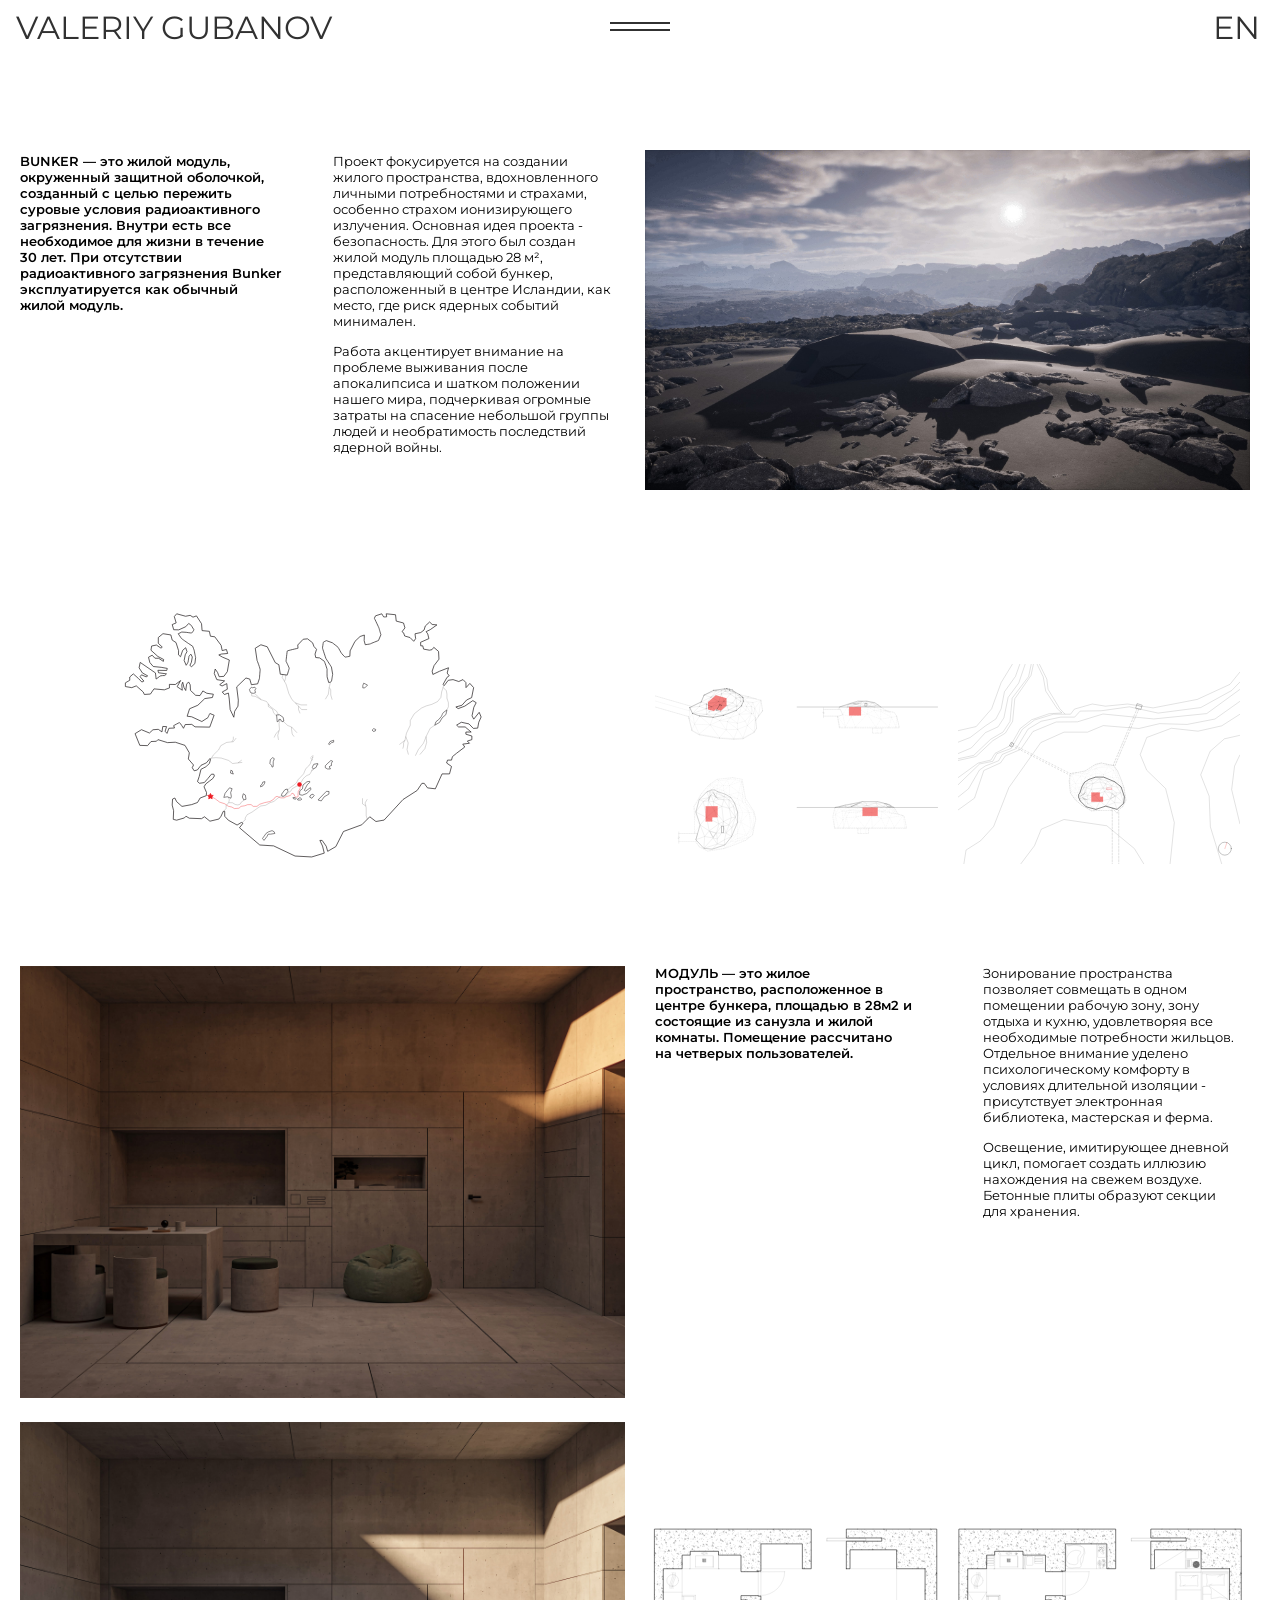
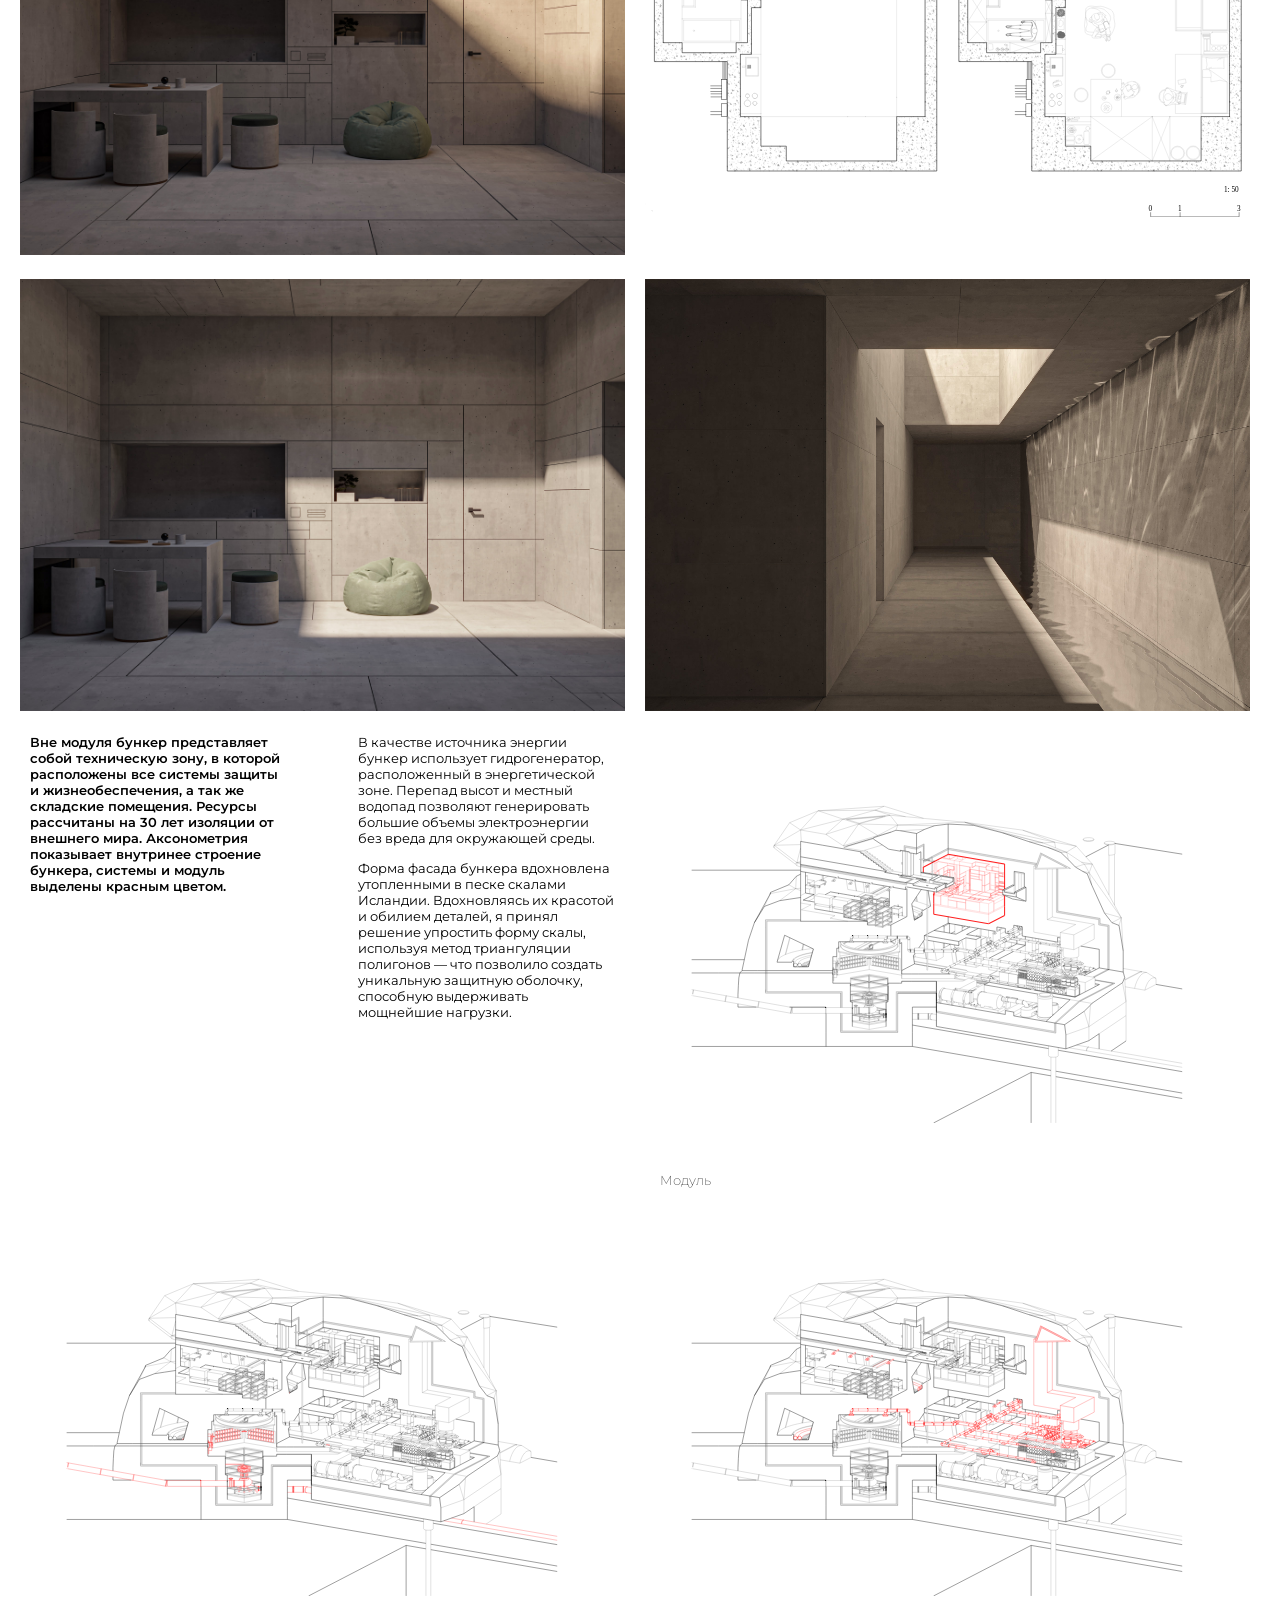
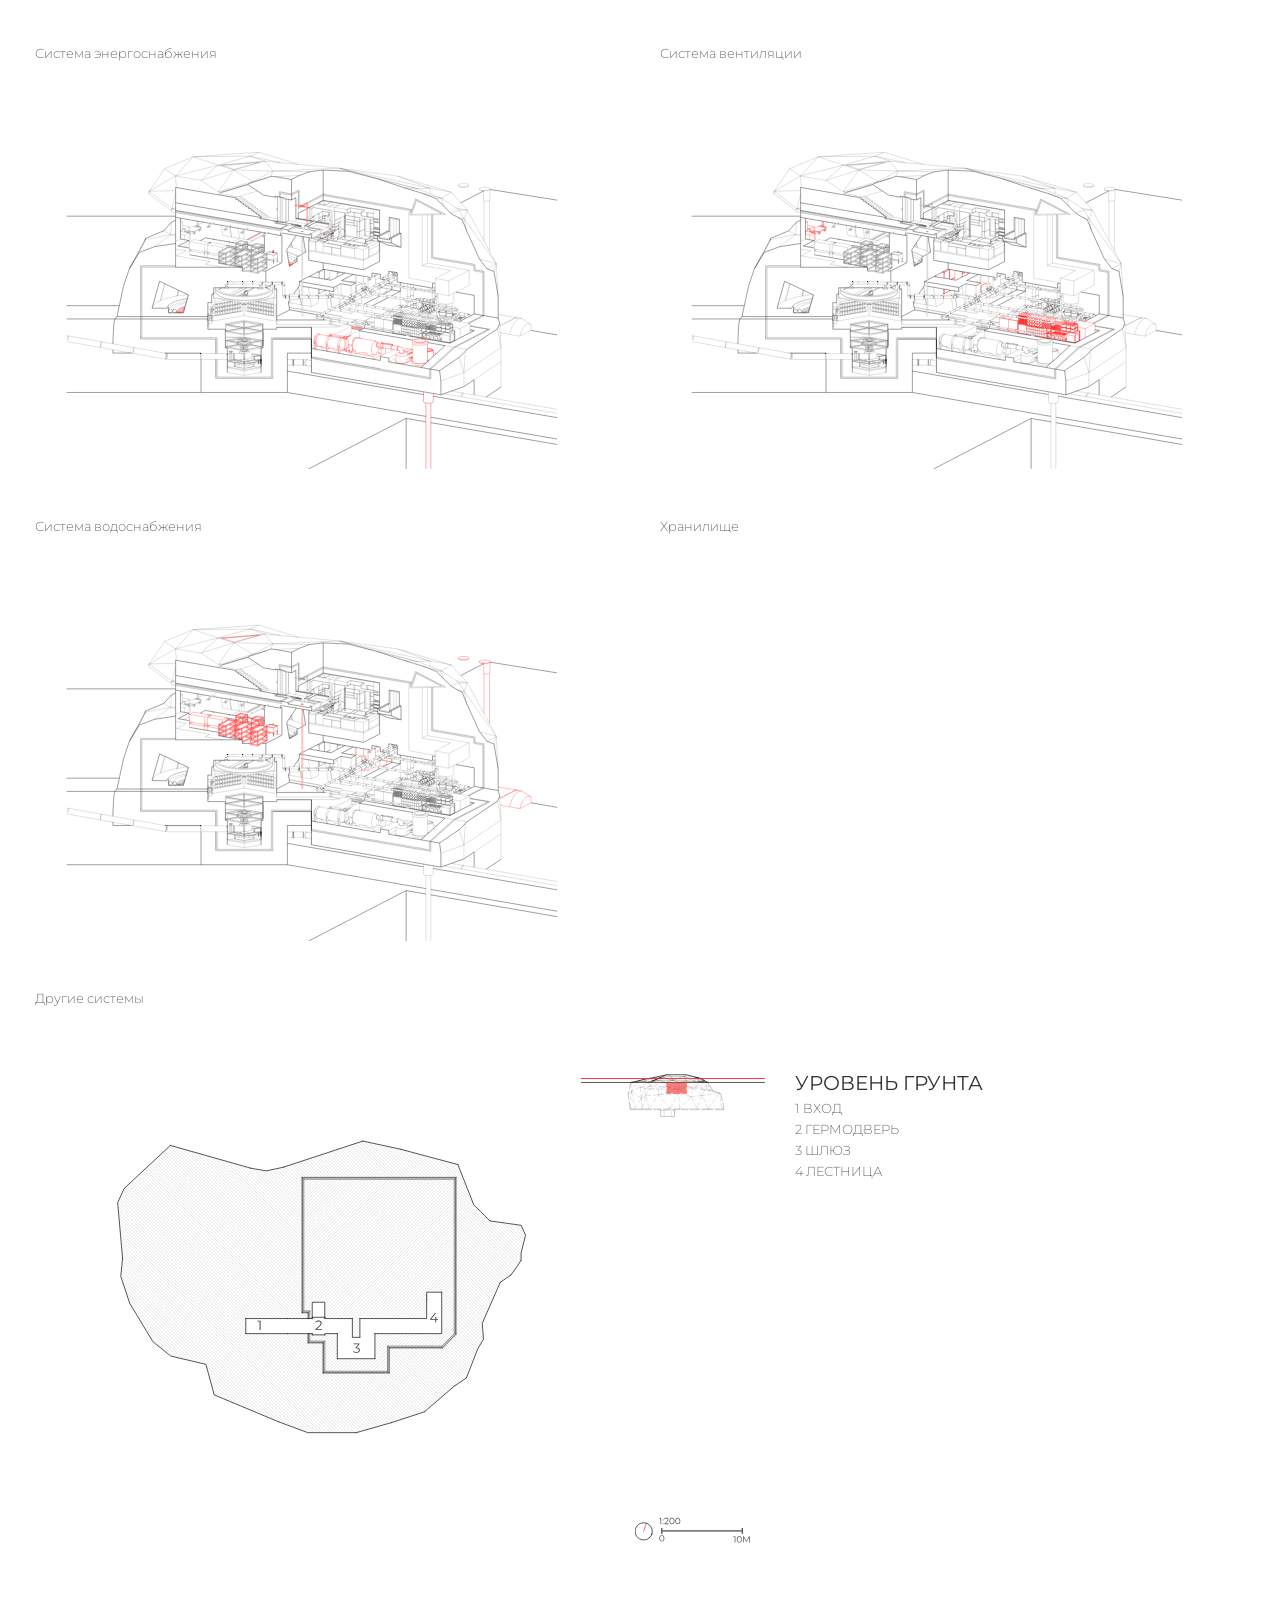
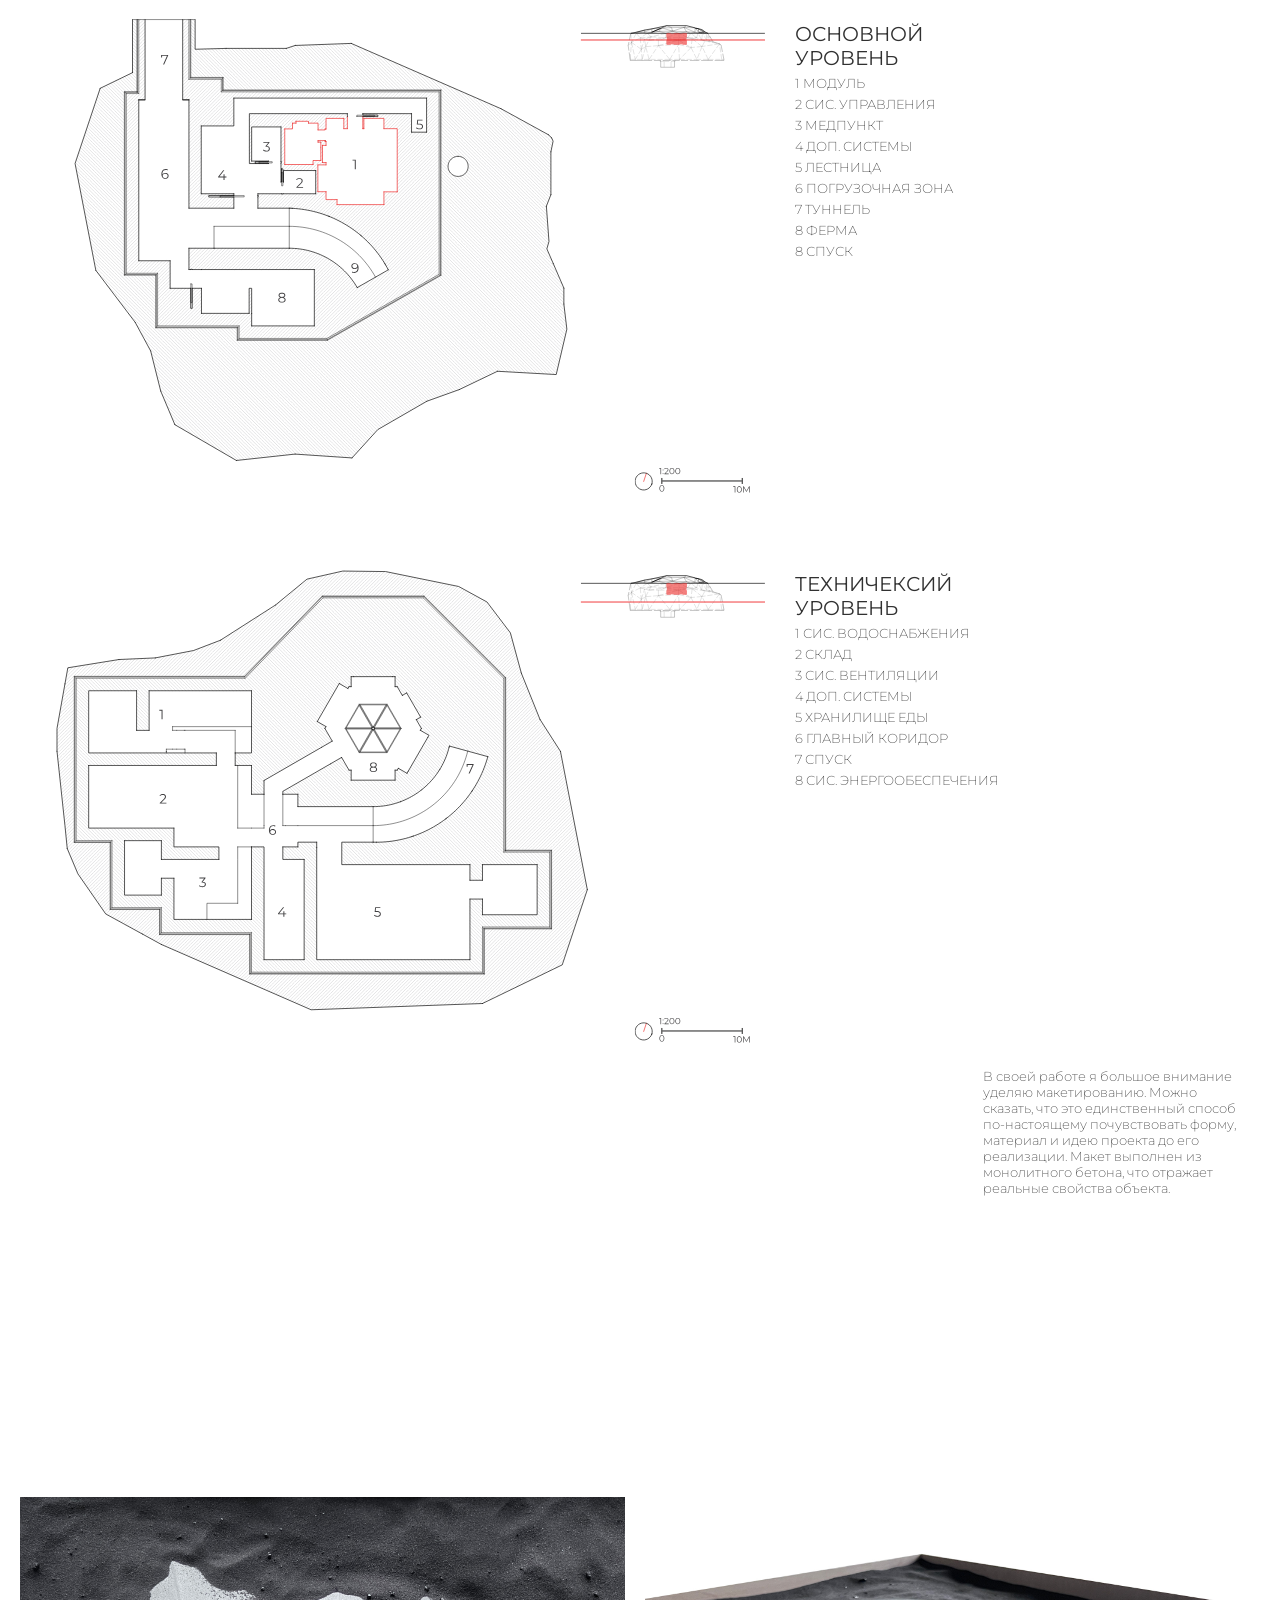
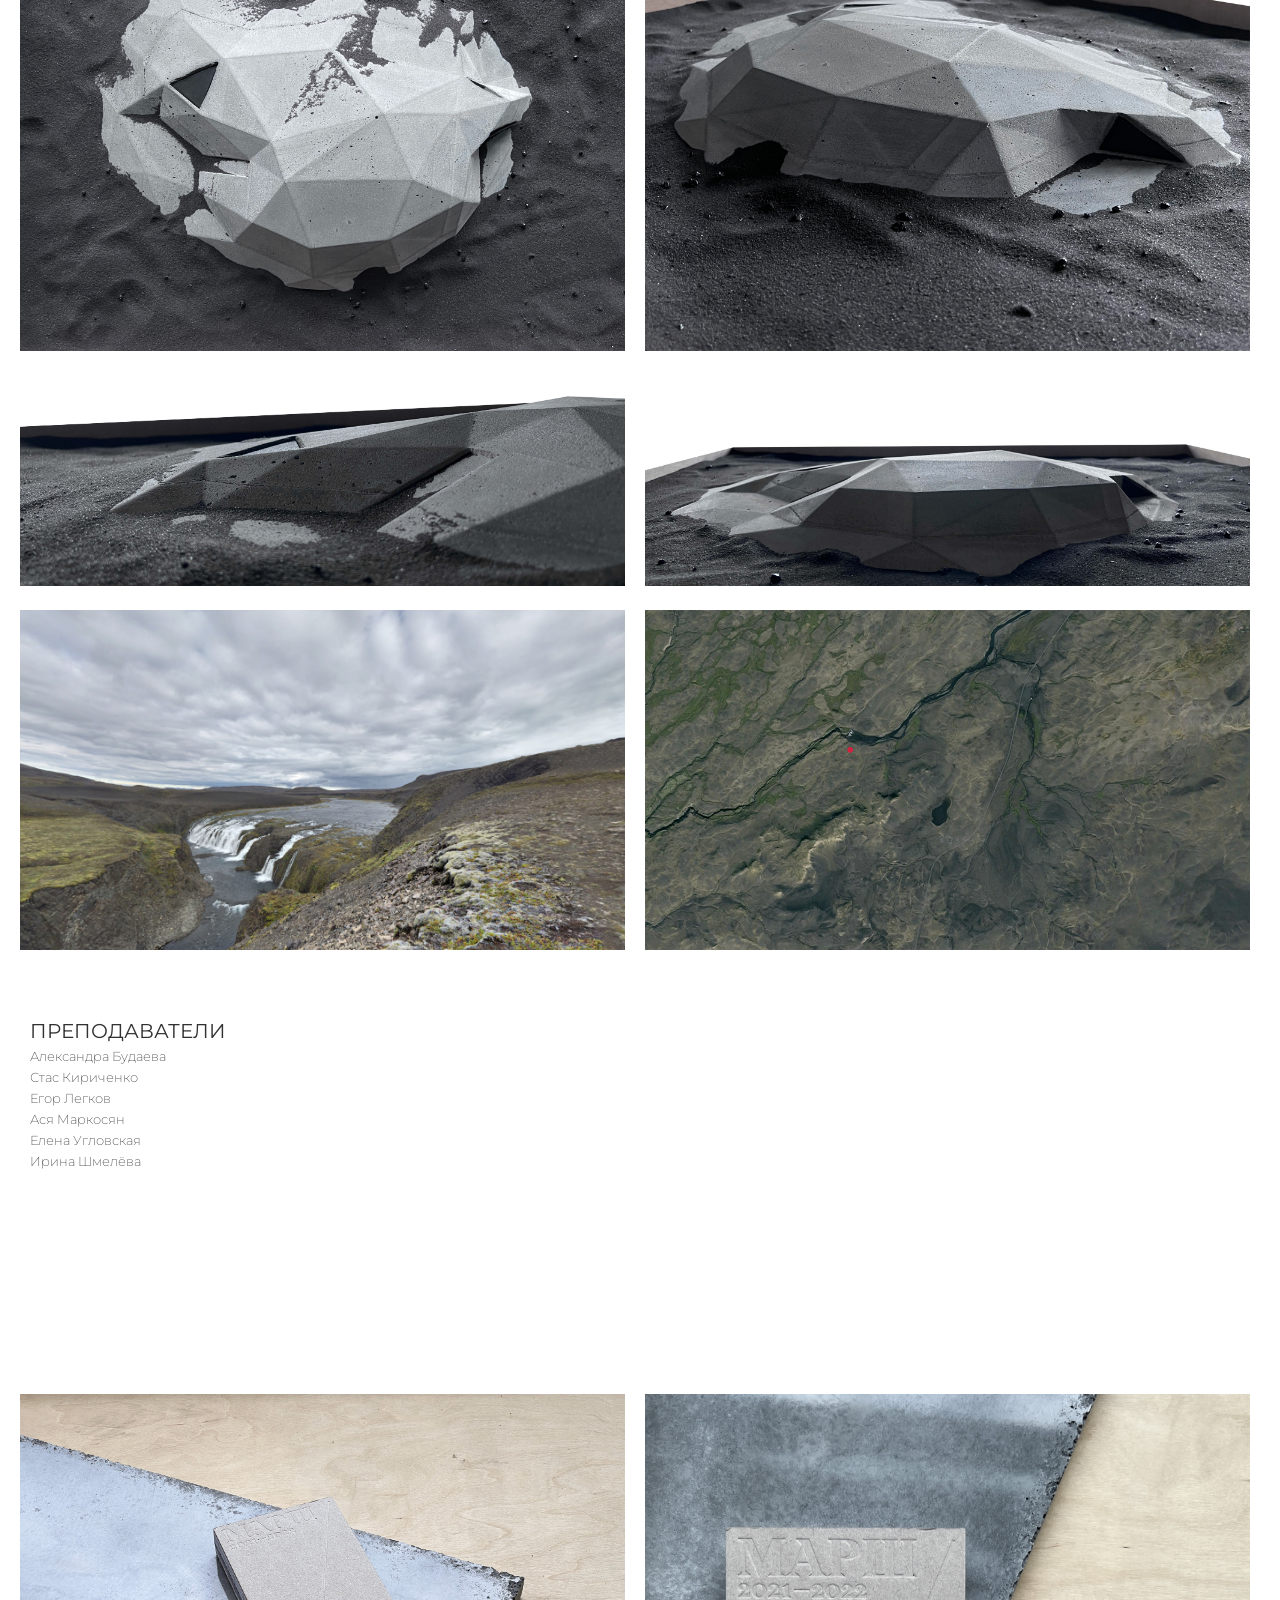
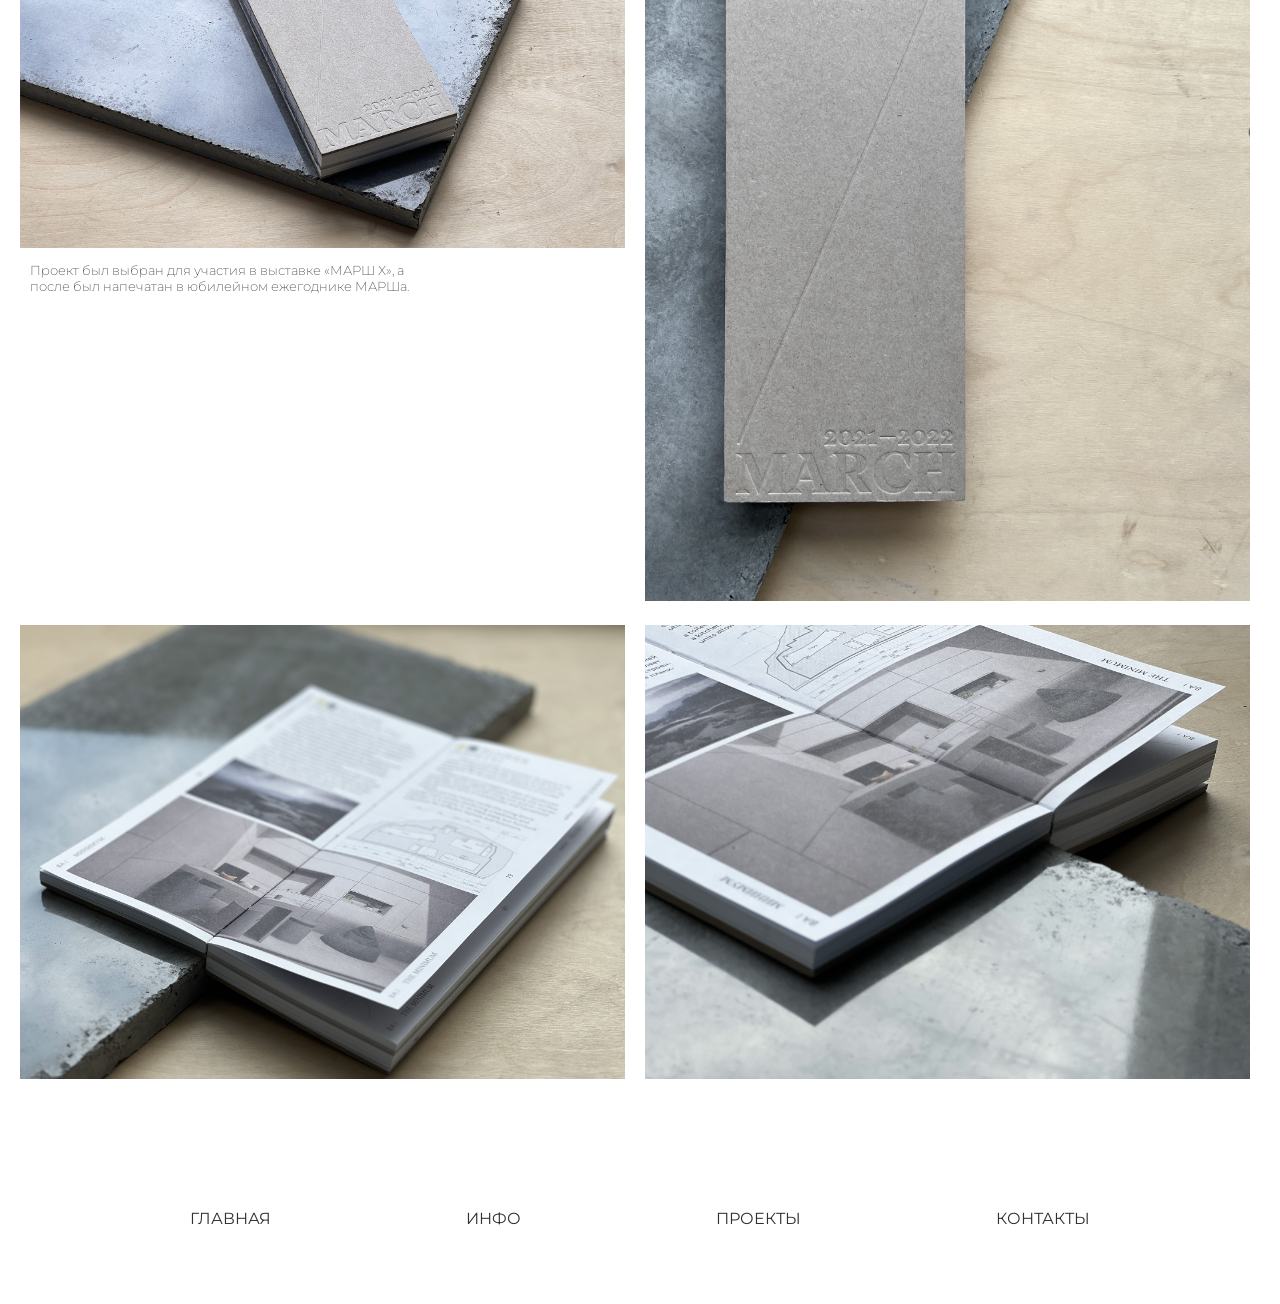
<file: Projects/Bunker-project_ru.html>
<!DOCTYPE html>
<html lang="en">
<link href="https://fonts.googleapis.com/css2?family=Montserrat:wght@400&display=swap" rel="stylesheet">
<head>
  <link rel="stylesheet" href="../styles.css">
  <meta charset="UTF-8">
  <title>valeriygubanov.com</title>
  <meta http-equiv="X-UA-Compatible" content="IE=edge">
  <meta name="viewport" content="width=device-width, initial-scale=1.0">
</head>
<body>
  <div class="whitebox"></div>
  <header>
    <div class="flex">
      <h1 class="title">VALERIY GUBANOV</h1>
    </div>
    <div class="menu-link">
      <div class="rectangle"></div>
      <div class="rectangle"></div>
    </div>
    <nav class="menu-container">
      <ul class="menu">
        <li><a href="../index_ru.html">ГЛАВНАЯ</a></li>
        <li><a href="../index_ru.html">ИНФО</a></li>
        <li><a href="../index_ru.html">ПРОЕКТЫ</a></li>
        <li><a href="../index_ru.html">КОНТАКТЫ</a></li>
        <li class="language-link"><a href="Bunker-project_ru.html">EN</a></li>
      </ul>
    </nav>
    <div class="language-switch">
      <a href="Bunker-project_ru.html">EN</a>
    </div>
  </header>
 
  <div class="whitebox2"></div>
  
  <div class="portfolio-grid">
    
    
    <div class="portfolio-item">
      <div class="text-content">
          <div class="inner-text-content">
              <p>BUNKER — это жилой модуль, окруженный защитной оболочкой, созданный с целью пережить суровые условия радиоактивного загрязнения. Внутри есть все необходимое для жизни в течение 30 лет. При отсутствии радиоактивного загрязнения Bunker эксплуатируется как обычный жилой модуль.</p>
          </div>
          <div class="inner-text-content2">
            <p>Проект фокусируется на создании жилого пространства, вдохновленного личными потребностями и страхами, особенно страхом ионизирующего излучения. Основная идея проекта - безопасность. Для этого был создан жилой модуль площадью 28 м², представляющий собой бункер, расположенный в центре Исландии, как место, где риск ядерных событий минимален.</p>
            <p>Работа акцентирует внимание на проблеме выживания после апокалипсиса и шатком положении нашего мира, подчеркивая огромные затраты на спасение небольшой группы людей и необратимость последствий ядерной войны.</p>
          </div>
      </div>
      <div class="image-content">
          <img src="../assets/images/BUNKERex2.jpg" alt="Image">
      </div>
  </div>
    
    
    <div class="portfolio-item">
      <div class="image-content">
        <img src="../assets/Pr1Assets/Iceland_map.svg" alt="Изображение">
      </div>
      <div class="image-block">
        <div class="image-content_mini">
          <img src="../assets/Pr1Assets/BunkerAxoTopRightLeft.svg" alt="Изображение">
        </div>
        <div class="image-content_mini">
          <img src="../assets/Pr1Assets/BunkerGenplan.svg" alt="Изображение">
        </div>
      </div>
    </div>
        
    

    <div class="portfolio-item">
      <div class="image-content">
          <img src="../assets/Pr1Assets/BUNKER_int1.jpg" alt="Image">
      </div>
      <div class="text-content">
        <div class="inner-text-content3">
           <p>МОДУЛЬ — это жилое пространство, расположенное в центре бункера, площадью в 28м2 и состоящие из санузла и жилой комнаты. Помещение рассчитано на четверых пользователей.</p>
        </div>
        <div class="inner-text-content4">
           <p>Зонирование пространства позволяет совмещать в одном помещении рабочую зону, зону отдыха и кухню, удовлетворяя все необходимые потребности жильцов. Отдельное внимание уделено психологическому комфорту в условиях длительной изоляции - присутствует электронная библиотека, мастерская и ферма.</p>
           <p>Освещение, имитирующее дневной цикл, помогает создать иллюзию нахождения на свежем воздухе. Бетонные плиты образуют секции для хранения.</p>
        </div>
      </div>
  </div>

    
    <div class="portfolio-item">
      <div class="image-content">
        <img src="../assets/Pr1Assets/BUNKER_int2.jpg" alt="Изображение">
      </div>
      <div class="image-content2">
        <img src="../assets/Pr1Assets/Modyl.svg" alt="Изображение">
      </div>
    </div>


    <div class="portfolio-item">
      <div class="image-content">
        <img src="../assets/Pr1Assets/BUNKER_int3.jpg" alt="Изображение">
      </div>
      <div class="image-content">
        <img src="../assets/Pr1Assets/BUNKER_kor.jpg" alt="Изображение">
      </div>
    </div>


    <div class="portfolio-item">
      <div class="text-content">
        <div class="inner-text-content3">
           <p>Вне модуля бункер представляет собой техническую зону, в которой расположены все системы защиты и жизнеобеспечения, а так же складские помещения. Ресурсы рассчитаны на 30 лет изоляции от внешнего мира. Аксонометрия показывает внутринее строение бункера, системы и модуль выделены красным цветом.</p>
        </div>
        <div class="inner-text-content4">
           <p>В качестве источника энергии бункер использует гидрогенератор, расположенный в энергетической зоне. Перепад высот и местный водопад позволяют генерировать большие объемы электроэнергии без вреда для окружающей среды.</p>
           <p>Форма фасада бункера вдохновлена утопленными в песке скалами Исландии. Вдохновляясь их красотой и обилием деталей, я принял решение упростить форму скалы, используя метод триангуляции полигонов — что позволило создать уникальную защитную оболочку, способную выдерживать мощнейшие нагрузки.</p>
        </div>
      </div>
      <div class="image-content">
        <img src="../assets/Pr1Assets/Bunker_acso_modyl.svg" alt="Изображение">
        <h6>Модуль</h6>
      </div>
    </div>

    <div class="portfolio-item">
      <div class="image-content">
        <img src="../assets/Pr1Assets/Bunker_acso_energy.svg" alt="Изображение">
        <h6>Система энергоснабжения</h6>
      </div>
      <div class="image-content">
        <img src="../assets/Pr1Assets/Bunker_acso_vent.svg" alt="Изображение">
        <h6>Система вентиляции</h6>
      </div>
    </div>

    <div class="portfolio-item">
      <div class="image-content">
        <img src="../assets/Pr1Assets/Bunker_acso_voda.svg" alt="Изображение">
        <h6>Система водоснабжения</h6>
      </div>
      <div class="image-content">
        <img src="../assets/Pr1Assets/Bunker_acso_sklad.svg" alt="Изображение">
        <h6>Хранилище</h6>
      </div>
    </div>


    <div class="portfolio-item">
      <div class="image-content">
        <img src="../assets/Pr1Assets/Bunker_acso_ostalnoe.svg" alt="Изображение">
        <h6>Другие системы</h6>
      </div>
      <div class="placeholder">
      </div>
    </div>

    <div class="portfolio-item">
      <div class="image-content3">
        <img src="../assets/Pr1Assets/Bunker_top_1.svg" alt="Изображение">
      </div>
      <div class="text-content">
        <div class="inner-text-content5">
        <h4>УРОВЕНЬ ГРУНТА</h4>
        <h5>1  ВХОД</h5>
        <h5>2  ГЕРМОДВЕРЬ</h5>
        <h5>3  ШЛЮЗ</h5>
        <h5>4  ЛЕСТНИЦА</h5>
        </div>
        <div class="placeholder1">
        </div>
      </div>
    </div>

    <div class="portfolio-item">
      <div class="image-content3">
        <img src="../assets/Pr1Assets/Bunker_top_2.svg" alt="Изображение">
      </div>
      <div class="text-content">
        <div class="inner-text-content5">
          <h4>ОСНОВНОЙ УРОВЕНЬ</h4>
          <h5>1  МОДУЛЬ</h5>
          <h5>2  СИС. УПРАВЛЕНИЯ</h5>
          <h5>3  МЕДПУНКТ</h5>
          <h5>4  ДОП. СИСТЕМЫ</h5>
          <h5>5  ЛЕСТНИЦА</h5>
          <h5>6  ПОГРУЗОЧНАЯ ЗОНА</h5>
          <h5>7  ТУННЕЛЬ</h5>
          <h5>8  ФЕРМА</h5>
          <h5>8  СПУСК</h5>
        </div>
      </div>
    </div>

    <div class="portfolio-item">
      <div class="image-content3">
        <img src="../assets/Pr1Assets/Bunker_top_3.svg" alt="Изображение">
      </div>
      <div class="text-content">
        <div class="inner-text-content5">
          <h4>ТЕХНИЧЕКСИЙ УРОВЕНЬ</h4>
          <h5>1  СИС. ВОДОСНАБЖЕНИЯ</h5>
          <h5>2  СКЛАД</h5>
          <h5>3  СИС. ВЕНТИЛЯЦИИ</h5>
          <h5>4  ДОП. СИСТЕМЫ</h5>
          <h5>5  ХРАНИЛИЩЕ ЕДЫ</h5>
          <h5>6  ГЛАВНЫЙ КОРИДОР</h5>
          <h5>7  СПУСК</h5>
          <h5>8  СИС. ЭНЕРГООБЕСПЕЧЕНИЯ</h5>
        </div>
      </div>
    </div>

    <div class="portfolio-item">
      <div class="placeholder2">
      </div>
      <div class="text-content">
        <div class="inner-text-content3">
        <p></p>
        </div>
        <div class="inner-text-content4">
          <h5>В своей работе я большое внимание уделяю макетированию. Можно сказать, что это единственный способ по-настоящему почувствовать форму, материал и идею проекта до его реализации. Макет выполнен из монолитного бетона, что отражает реальные свойства объекта.</h5>
        </div>
      </div>
    </div>

    <div class="portfolio-item">
      <div class="image-content">
        <img src="../assets/Pr1Assets/BUNKER_maket2.jpg" alt="Изображение">
      </div>
      <div class="image-content">
        <img src="../assets/Pr1Assets/BUNKER_maket1.jpg" alt="Изображение">
      </div>
    </div>

    <div class="portfolio-item">
      <div class="image-content">
        <img src="../assets/Pr1Assets/BUNKER_maket3.jpg" alt="Изображение">
      </div>
      <div class="image-content">
        <img src="../assets/Pr1Assets/BUNKER_maket4.jpg" alt="Изображение">
      </div>
    </div>

    <div class="portfolio-item">
      <div class="image-content">
        <img src="../assets/Pr1Assets/BUNKER_mesto.jpg" alt="Изображение">
      </div>
      <div class="image-content">
        <img src="../assets/Pr1Assets/BUNKER_mesto_map.jpg" alt="Изображение">
      </div>
    </div>


    <div class="portfolio-item">
      <div class="text-content">
        <div class="inner-text-content5">
        <h4>ПРЕПОДАВАТЕЛИ</h4>
        <h5>Александра Будаева</h5>
        <h5>Стас Кириченко</h5>
        <h5>Егор Легков</h5>
        <h5>Ася Маркосян</h5>
        <h5>Елена Угловская</h5>
        <h5>Ирина Шмелёва</h5>
        </div>
      </div>
      <div class="placeholder2">
      </div>
    </div>


    <div class="portfolio-item">
      <div class="image-content">
        <img src="../assets/Pr1Assets/Book1_March.jpg" alt="Изображение">
        <div class="inner-text-content6">
        <h5>Проект был выбран для участия в выставке «МАРШ Х», а после был напечатан в юбилейном ежегоднике МАРШа.</h5>
      </div>
    </div>
      <div class="image-content">
        <img src="../assets/Pr1Assets/Book2_March.jpg" alt="Изображение">
      </div>
    </div>

    <div class="portfolio-item">
      <div class="image-content">
        <img src="../assets/Pr1Assets/Book4_March.jpg" alt="Изображение">
      </div>
      <div class="image-content">
        <img src="../assets/Pr1Assets/Book3_March.jpg" alt="Изображение">
      </div>
    </div>


   

    


 
 
 
 
 

    
  </div>
  
  <footer>
    <div class="footer-content">
         <ul>
          <li><a href="index_ru.html">ГЛАВНАЯ</a></li>
          <li><a href="index_ru.html">ИНФО</a></li>
          <li><a href="index_ru.html">ПРОЕКТЫ</a></li>
          <li><a href="index_ru.html">КОНТАКТЫ</a></li>
        </ul>  
    </div>
  </footer>

  <script src="../script.js"></script>
</body>
</html>
</file>
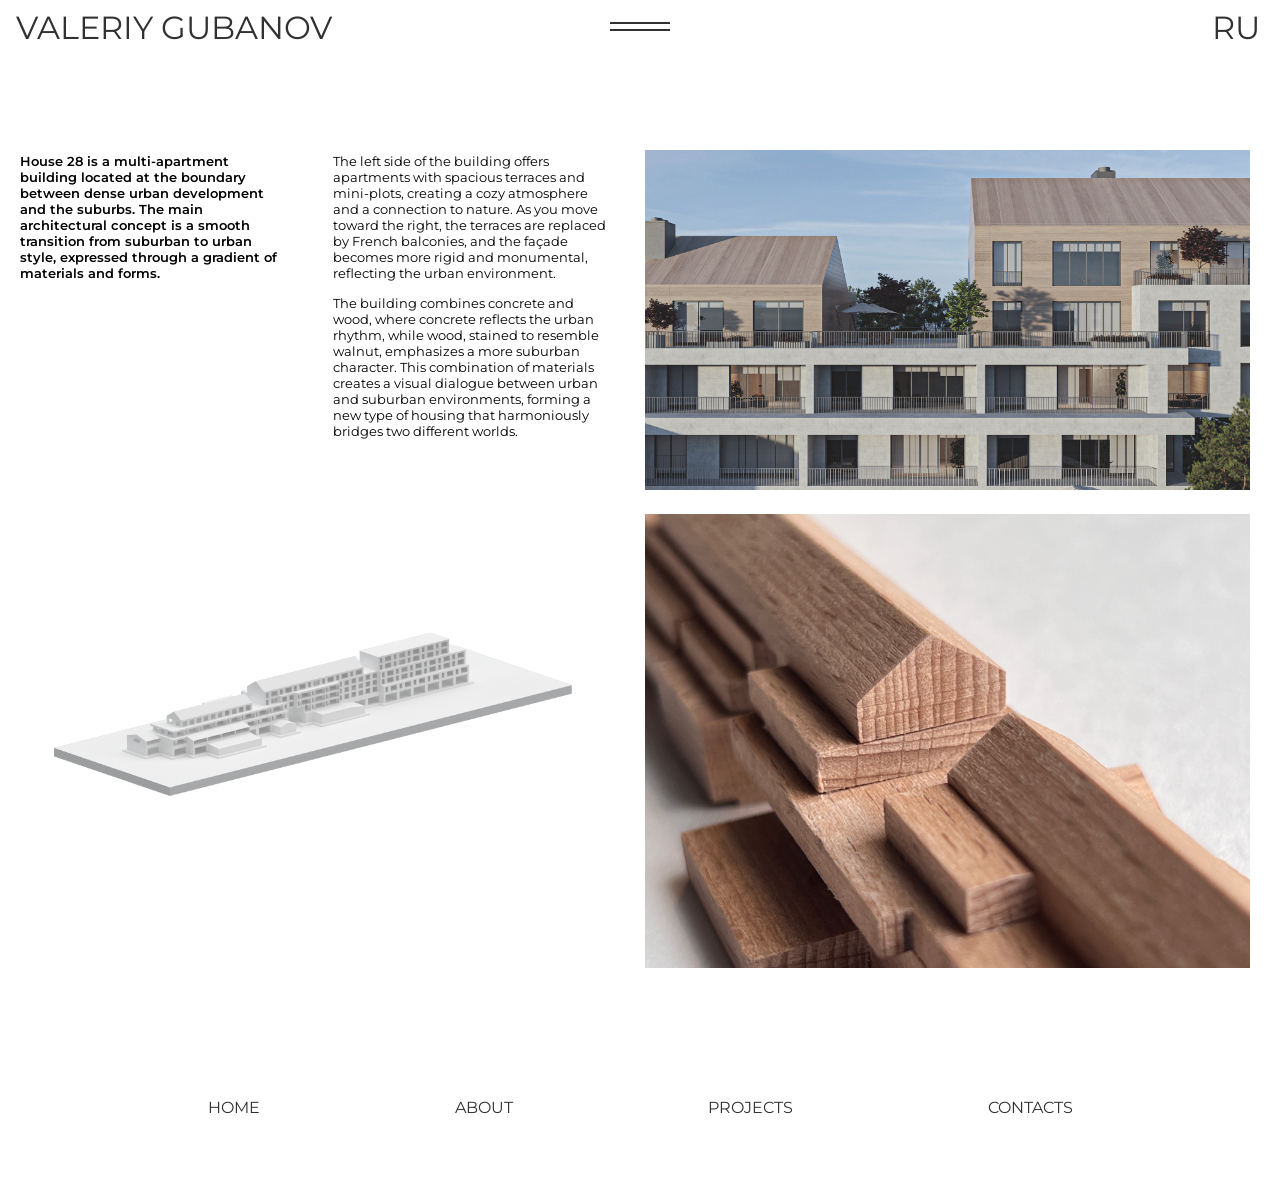
<file: Projects/House28_project.html>
<!DOCTYPE html>
<html lang="en">
<link href="https://fonts.googleapis.com/css2?family=Montserrat:wght@400&display=swap" rel="stylesheet">
<head>
  <link rel="stylesheet" href="../styles.css">
  <meta charset="UTF-8">
  <title>valeriygubanov.com</title>
  <meta http-equiv="X-UA-Compatible" content="IE=edge">
  <meta name="viewport" content="width=device-width, initial-scale=1.0">
</head>
<body>
  <div class="whitebox"></div>
  <header>
    <div class="flex">
      <h1 class="title">VALERIY GUBANOV</h1>
    </div>
    <div class="menu-link">
      <div class="rectangle"></div>
      <div class="rectangle"></div>
    </div>
    <nav class="menu-container">
      <ul class="menu">
        <li><a href="../index.html">HOME</a></li>
        <li><a href="../index.html">ABOUT</a></li>
        <li><a href="../index.html">PROJECTS</a></li>
        <li><a href="../index.html">CONTACTS</a></li>
        <li class="language-link"><a href="House28_project_ru.html">RU</a></li>
      </ul>
    </nav>
    <div class="language-switch">
      <a href="House28_project_ru.html">RU</a>
    </div>
  </header>
 
  <div class="whitebox2"></div>
  
  <div class="portfolio-grid">
    
    
    <div class="portfolio-item">
      <div class="text-content">
        <div class="inner-text-content">
          <p>House 28 is a multi-apartment building located at the boundary between dense urban development and the suburbs. The main architectural concept is a smooth transition from suburban to urban style, expressed through a gradient of materials and forms.</p>
        </div>
        <div class="inner-text-content2">
          <p>The left side of the building offers apartments with spacious terraces and mini-plots, creating a cozy atmosphere and a connection to nature. As you move toward the right, the terraces are replaced by French balconies, and the façade becomes more rigid and monumental, reflecting the urban environment.</p>
          <p>The building combines concrete and wood, where concrete reflects the urban rhythm, while wood, stained to resemble walnut, emphasizes a more suburban character. This combination of materials creates a visual dialogue between urban and suburban environments, forming a new type of housing that harmoniously bridges two different worlds.</p>
        </div>
      
      </div>
      <div class="image-content">
          <img src="../assets/Pr3Assets/House 28.jpg" alt="Photo of House-28 modern residential complex with wooden and concrete facades, panoramic windows, multi-level architecture, spacious balconies and terraces">
      </div>
  </div>

  <div class="portfolio-item">
    <div class="image-content">
      <img src="../assets/Pr3Assets/House28_acso.png" alt="Render of the 3D model of residential complex House 28">
    </div>
    <div class="image-content">
      <img src="../assets/Pr3Assets/House28_maket.JPG" alt="Photo of the wooden model of residential complex House 28">
    </div>
  </div>



   

    


 
 
 
 
 
 
 
  </div>

  <footer>
    <div class="footer-content">
         <ul>
          <li><a href="../index.html">HOME</a></li>
          <li><a href="../index.html">ABOUT</a></li>
          <li><a href="../index.html">PROJECTS</a></li>
          <li><a href="../index.html">CONTACTS</a></li>
        </ul>  
    </div>
  </footer>

  <script src="../script.js"></script>
</body>
</html>
</file>
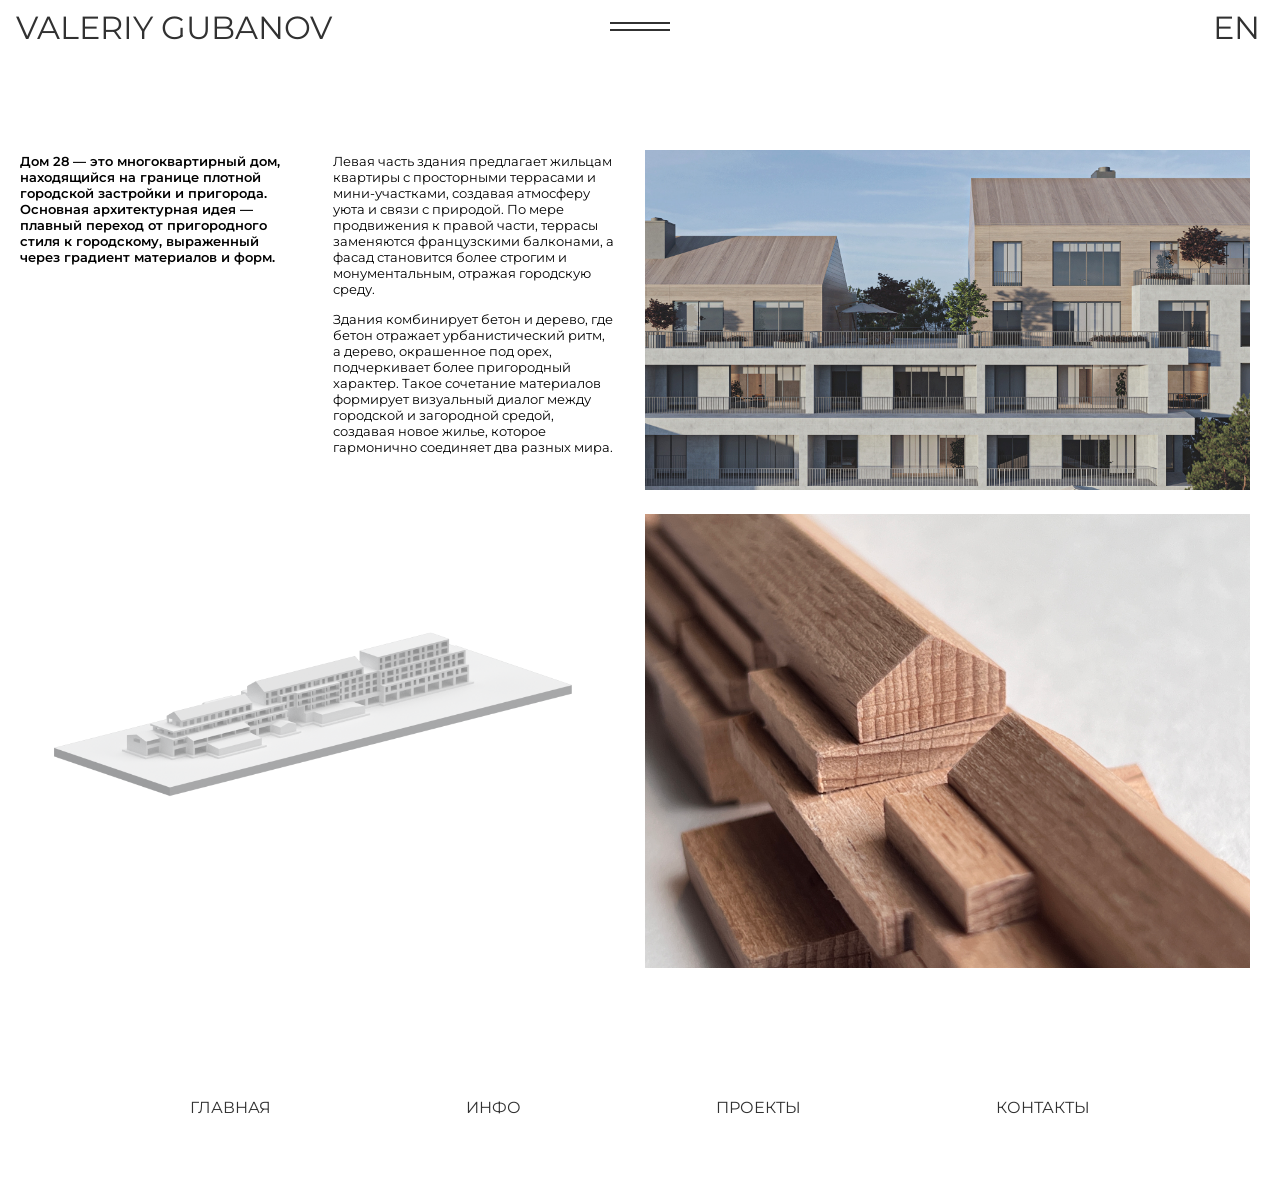
<file: Projects/House28_project_ru.html>
<!DOCTYPE html>
<html lang="en">
<link href="https://fonts.googleapis.com/css2?family=Montserrat:wght@400&display=swap" rel="stylesheet">
<head>
  <link rel="stylesheet" href="../styles.css">
  <meta charset="UTF-8">
  <title>valeriygubanov.com</title>
  <meta http-equiv="X-UA-Compatible" content="IE=edge">
  <meta name="viewport" content="width=device-width, initial-scale=1.0">
</head>
<body>
  <div class="whitebox"></div>
  <header>
    <div class="flex">
      <h1 class="title">VALERIY GUBANOV</h1>
    </div>
    <div class="menu-link">
      <div class="rectangle"></div>
      <div class="rectangle"></div>
    </div>
    <nav class="menu-container">
      <ul class="menu">
        <li><a href="../index_ru.html">ГЛАВНАЯ</a></li>
        <li><a href="../index_ru.html">ИНФО</a></li>
        <li><a href="../index_ru.html">ПРОЕКТЫ</a></li>
        <li><a href="../index_ru.html">КОНТАКТЫ</a></li>
        <li class="language-link"><a href="House28_project.html">EN</a></li>
      </ul>
    </nav>
    <div class="language-switch">
      <a href="House28_project.html">EN</a>
    </div>
  </header>
 
  <div class="whitebox2"></div>
  
  <div class="portfolio-grid">
    
    
    <div class="portfolio-item">
      <div class="text-content">
          <div class="inner-text-content">
            <p>Дом 28 — это многоквартирный дом, находящийся на границе плотной городской застройки и пригорода. Основная архитектурная идея — плавный переход от пригородного стиля к городскому, выраженный через градиент материалов и форм.</p>
        </div>
        <div class="inner-text-content2">
            <p>Левая часть здания предлагает жильцам квартиры с просторными террасами и мини-участками, создавая атмосферу уюта и связи с природой. По мере продвижения к правой части, террасы заменяются французскими балконами, а фасад становится более строгим и монументальным, отражая городскую среду.</p>
            <p>Здания комбинирует бетон и дерево, где бетон отражает урбанистический ритм, а дерево, окрашенное под орех, подчеркивает более пригородный характер. Такое сочетание материалов формирует визуальный диалог между городской и загородной средой, создавая новое жилье, которое гармонично соединяет два разных мира.</p>
        </div>
      </div>
      <div class="image-content">
          <img src="../assets/Pr3Assets/House 28.jpg" alt="Фото современного жилого комплекса Дом 28 с фасадами из дерева и бетона, панорамными окнами, многоуровневой архитектурой, просторными балконами и террасами">
      </div>
  </div>

  <div class="portfolio-item">
    <div class="image-content">
      <img src="../assets/Pr3Assets/House28_acso.png" alt="Рендер 3D модели жилого комплекса Дом 28">
    </div>
    <div class="image-content">
      <img src="../assets/Pr3Assets/House28_maket.JPG" alt="фото деревянного макета жилого комплекса Дом 28">
    </div>
  </div>





   

    


 
 
 
 
 
 
 
  </div>

  <footer>
    <div class="footer-content">
         <ul>
          <li><a href="index_ru.html">ГЛАВНАЯ</a></li>
          <li><a href="index_ru.html">ИНФО</a></li>
          <li><a href="index_ru.html">ПРОЕКТЫ</a></li>
          <li><a href="index_ru.html">КОНТАКТЫ</a></li>
        </ul>  
    </div>
  </footer>

  <script src="../script.js"></script>
</body>
</html>
</file>
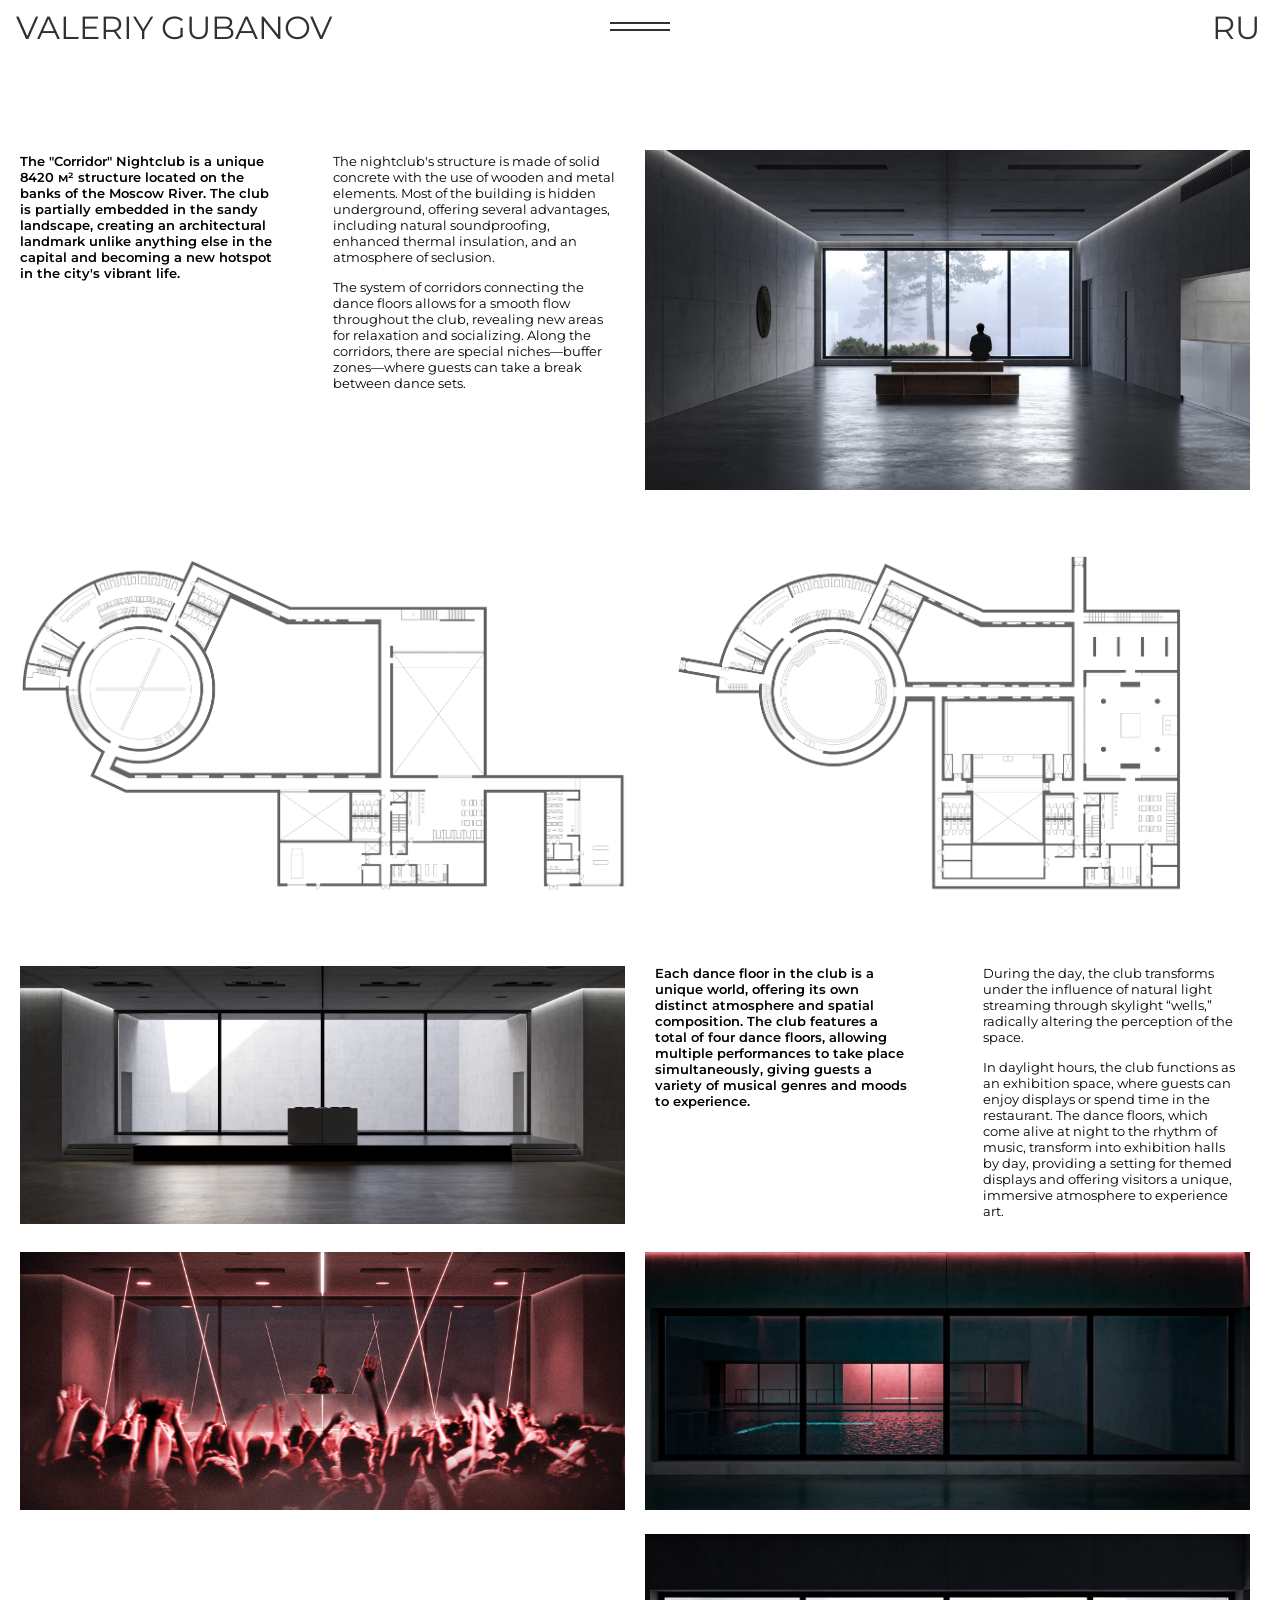
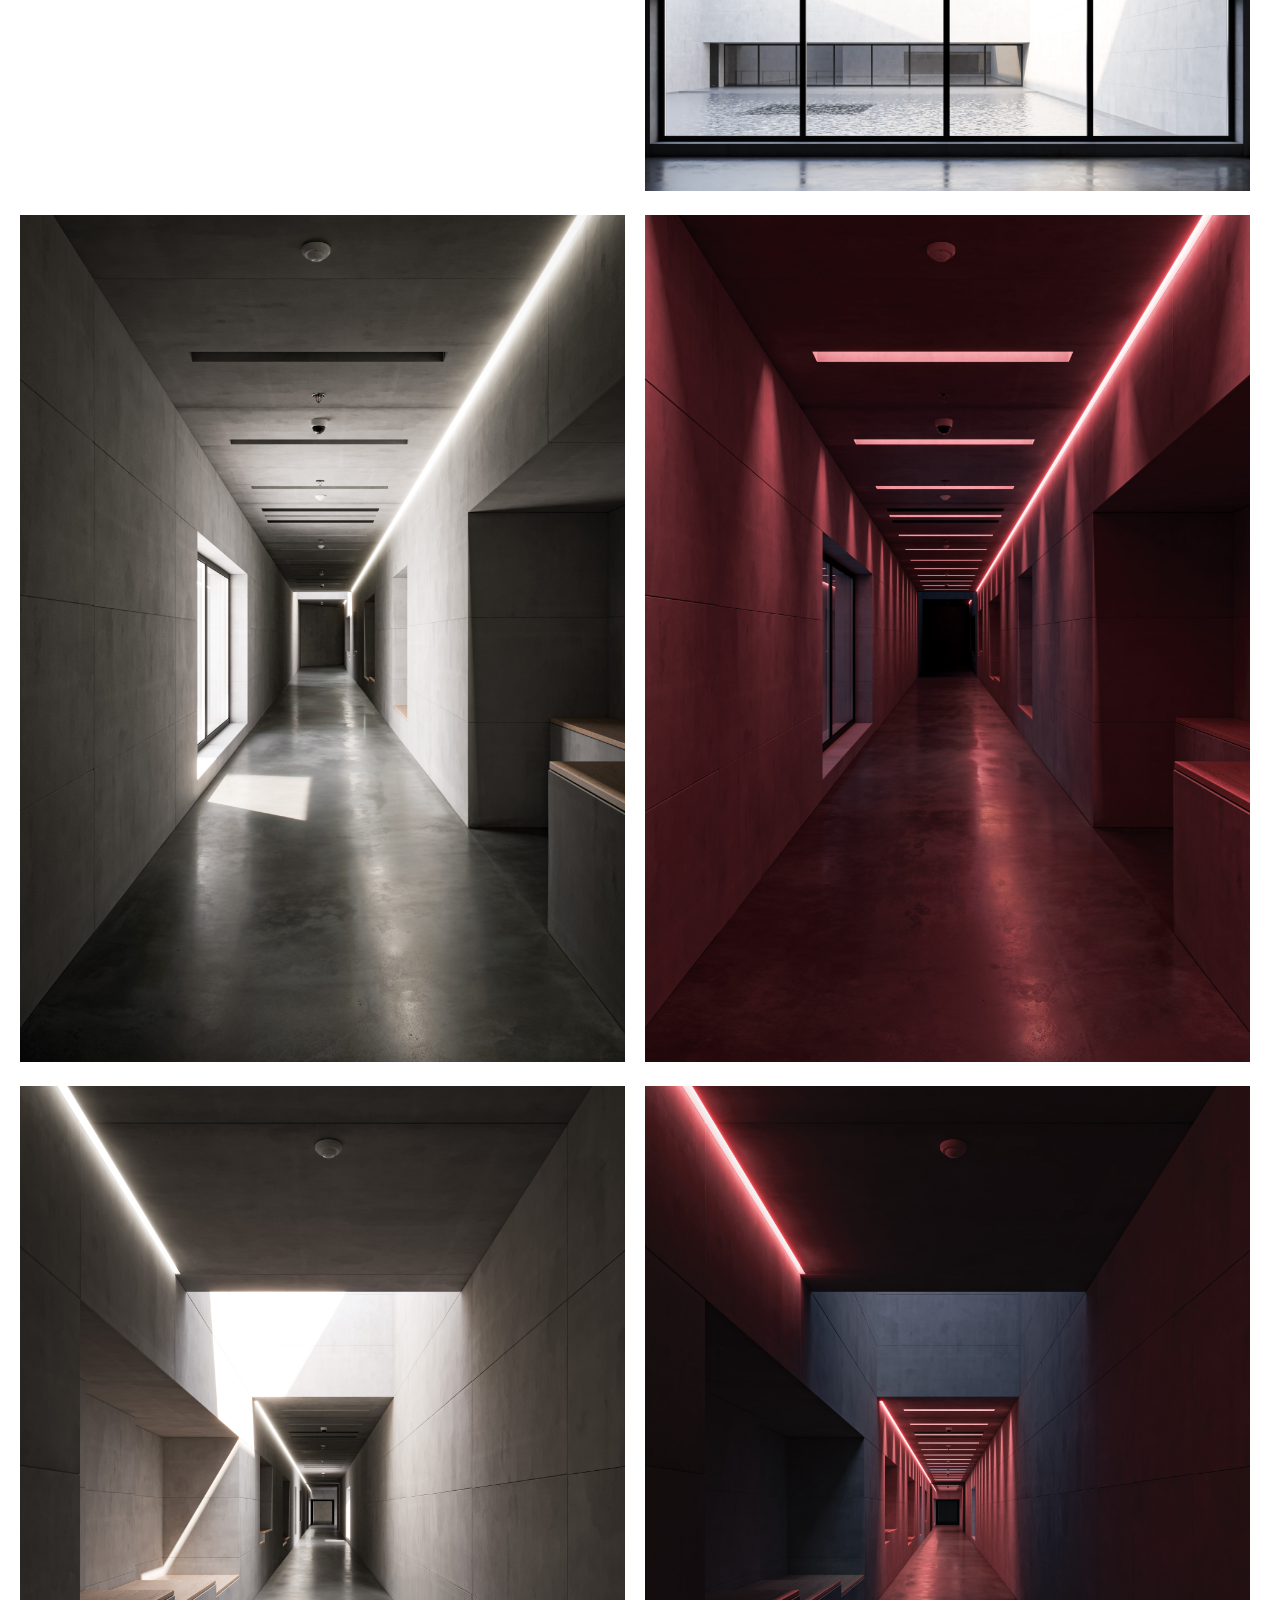
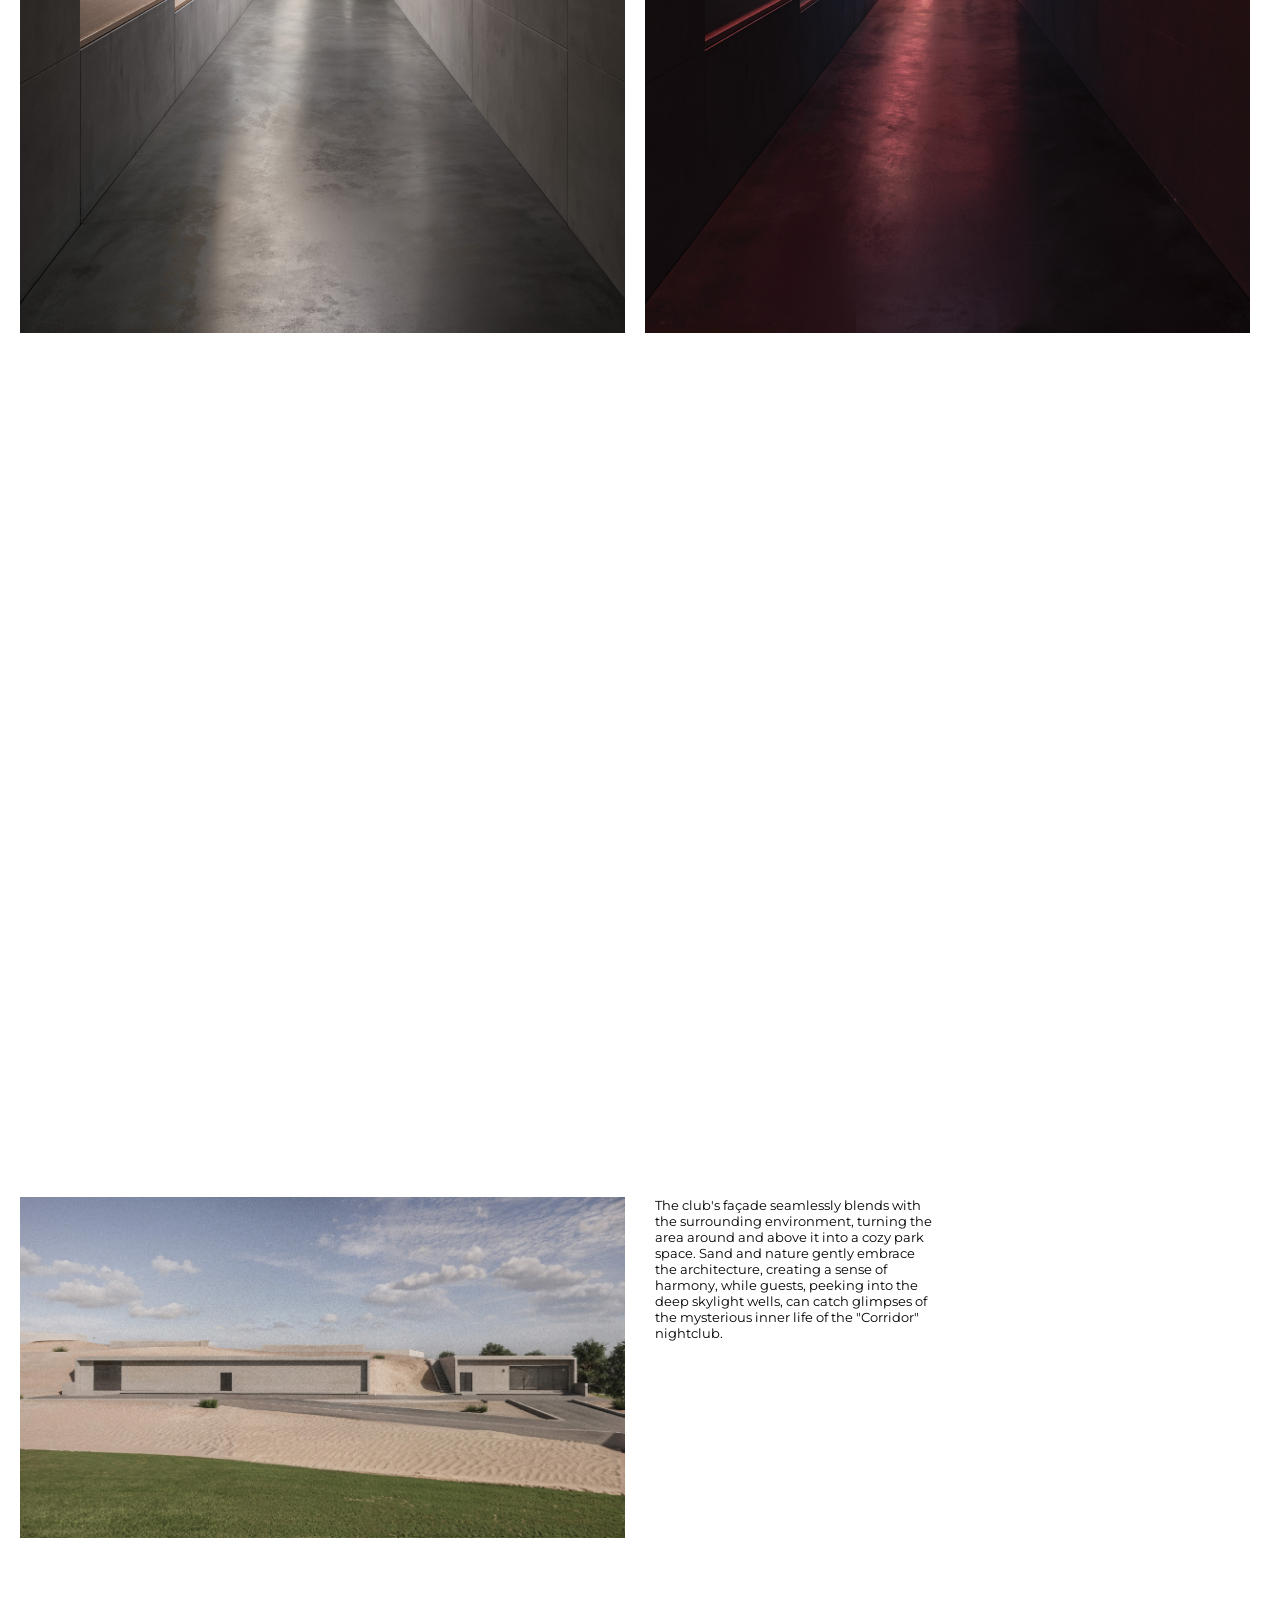
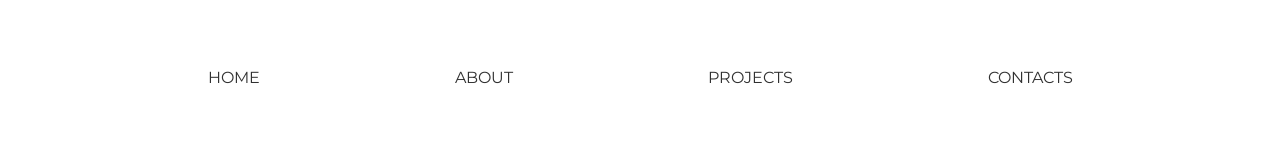
<file: Projects/Night_club_project.html>
<!DOCTYPE html>
<html lang="en">
<link href="https://fonts.googleapis.com/css2?family=Montserrat:wght@400&display=swap" rel="stylesheet">
<head>
  <link rel="stylesheet" href="../styles.css">
  <meta charset="UTF-8">
  <title>valeriygubanov.com</title>
  <meta http-equiv="X-UA-Compatible" content="IE=edge">
  <meta name="viewport" content="width=device-width, initial-scale=1.0">
</head>
<body>
  <div class="whitebox"></div>
  <header>
    <div class="flex">
      <h1 class="title">VALERIY GUBANOV</h1>
    </div>
    <div class="menu-link">
      <div class="rectangle"></div>
      <div class="rectangle"></div>
    </div>
    <nav class="menu-container">
      <ul class="menu">
        <li><a href="../index.html">HOME</a></li>
        <li><a href="../index.html">ABOUT</a></li>
        <li><a href="../index.html">PROJECTS</a></li>
        <li><a href="../index.html">CONTACTS</a></li>
        <li class="language-link"><a href="Night_club_project_ru.html">RU</a></li>
      </ul>
    </nav>
    <div class="language-switch">
      <a href="Night_club_project_ru.html">RU</a>
    </div>
  </header>
 
  <div class="whitebox2"></div>
  
  <div class="portfolio-grid">
    
    
    <div class="portfolio-item">
      <div class="text-content">
          <div class="inner-text-content">
              <p>The "Corridor" Nightclub is a unique 8420 м² structure located on the banks of the Moscow River. The club is partially embedded in the sandy landscape, creating an architectural landmark unlike anything else in the capital and becoming a new hotspot in the city's vibrant life.</p>
          </div>
          <div class="inner-text-content2">
              <p>The nightclub's structure is made of solid concrete with the use of wooden and metal elements. Most of the building is hidden underground, offering several advantages, including natural soundproofing, enhanced thermal insulation, and an atmosphere of seclusion. </p>
              <p>The system of corridors connecting the dance floors allows for a smooth flow throughout the club, revealing new areas for relaxation and socializing. Along the corridors, there are special niches—buffer zones—where guests can take a break between dance sets.</p>
          </div>
      </div>
      <div class="image-content">
          <img src="../assets/Pr4Assets/Night_club_vhod1.jpg" alt="Image">
      </div>
  </div>
    
    
    
  <div class="portfolio-item">
    <div class="image-content">
      <img src="../assets/Pr4Assets/Night_club_plan1.svg" alt="Изображение">
    </div>
    <div class="image-content2">
      <img src="../assets/Pr4Assets/Night_club_plan2.svg" alt="Изображение">
    </div>
  </div>

    

    <div class="portfolio-item">
      <div class="image-content">
          <img src="../assets/Pr4Assets/Night_club_tan1.jpg" alt="Image">
      </div>
      <div class="text-content">
          <div class="inner-text-content3">
              <p>Each dance floor in the club is a unique world, offering its own distinct atmosphere and spatial composition. The club features a total of four dance floors, allowing multiple performances to take place simultaneously, giving guests a variety of musical genres and moods to experience.</p>
          </div>
          <div class="inner-text-content4">
              <p>During the day, the club transforms under the influence of natural light streaming through skylight “wells,” radically altering the perception of the space.</p>
              <p>In daylight hours, the club functions as an exhibition space, where guests can enjoy displays or spend time in the restaurant. The dance floors, which come alive at night to the rhythm of music, transform into exhibition halls by day, providing a setting for themed displays and offering visitors a unique, immersive atmosphere to experience art.</p>
          </div>
      </div>
  </div>

    
    <div class="portfolio-item">
      <div class="image-content">
        <img src="../assets/Pr4Assets/Night_club_tan1night.jpg" alt="Изображение">
      </div>
      <div class="image-content2">
        <img src="../assets/Pr4Assets/Night_club_kolodez_night.jpg" alt="Изображение">
      </div>
    </div>


    <div class="portfolio-item">
      <div class="text-content">
        <div class="inner-text-content3">
            <p></p>
        </div>
        <div class="inner-text-content4">
            <p></p>
            <p></p>
        </div>
    </div>
      <div class="image-content">
        <img src="../assets/Pr4Assets/Night_club_kolodez_day.jpg" alt="Изображение">
      </div>
    </div>

        
    <div class="portfolio-item">
      <div class="image-content">
        <img src="../assets/Pr4Assets/Night_club_koridor2_day.jpg" alt="Изображение">
      </div>
      <div class="image-content2">
        <img src="../assets/Pr4Assets/Night_club_koridor2_night.jpg" alt="Изображение">
      </div>
    </div>

    <div class="portfolio-item">
      <div class="image-content">
        <img src="../assets/Pr4Assets/Night_club_koridor1_day.jpg" alt="Изображение">
      </div>
      <div class="image-content2">
        <img src="../assets/Pr4Assets/Night_club_koridor1_night.jpg" alt="Изображение">
      </div>
    </div>


    <div class="placeholder">
    </div>

    <div class="portfolio-item">
      <div class="placeholder">
      </div>
      <div class="placeholder">
      </div>
    </div>

    <div class="portfolio-item">
      <div class="image-content">
        <img src="../assets/Pr4Assets/Night_club_ex.jpg" alt="Изображение">
      </div>
      <div class="text-content">
        <div class="inner-text-content4">
            <p>The club's façade seamlessly blends with the surrounding environment, turning the area around and above it into a cozy park space. Sand and nature gently embrace the architecture, creating a sense of harmony, while guests, peeking into the deep skylight wells, can catch glimpses of the mysterious inner life of the "Corridor" nightclub.</p>
        </div>
        <div class="inner-text-content4">
            <p></p>
            <p></p>
        </div>
    </div>
    </div>
</div>
  
  <footer>
    <div class="footer-content">
         <ul>
          <li><a href="../index.html">HOME</a></li>
          <li><a href="../index.html">ABOUT</a></li>
          <li><a href="../index.html">PROJECTS</a></li>
          <li><a href="../index.html">CONTACTS</a></li>
        </ul>  
    </div>
  </footer>

  <script src="../script.js"></script>
</body>
</html>
</file>
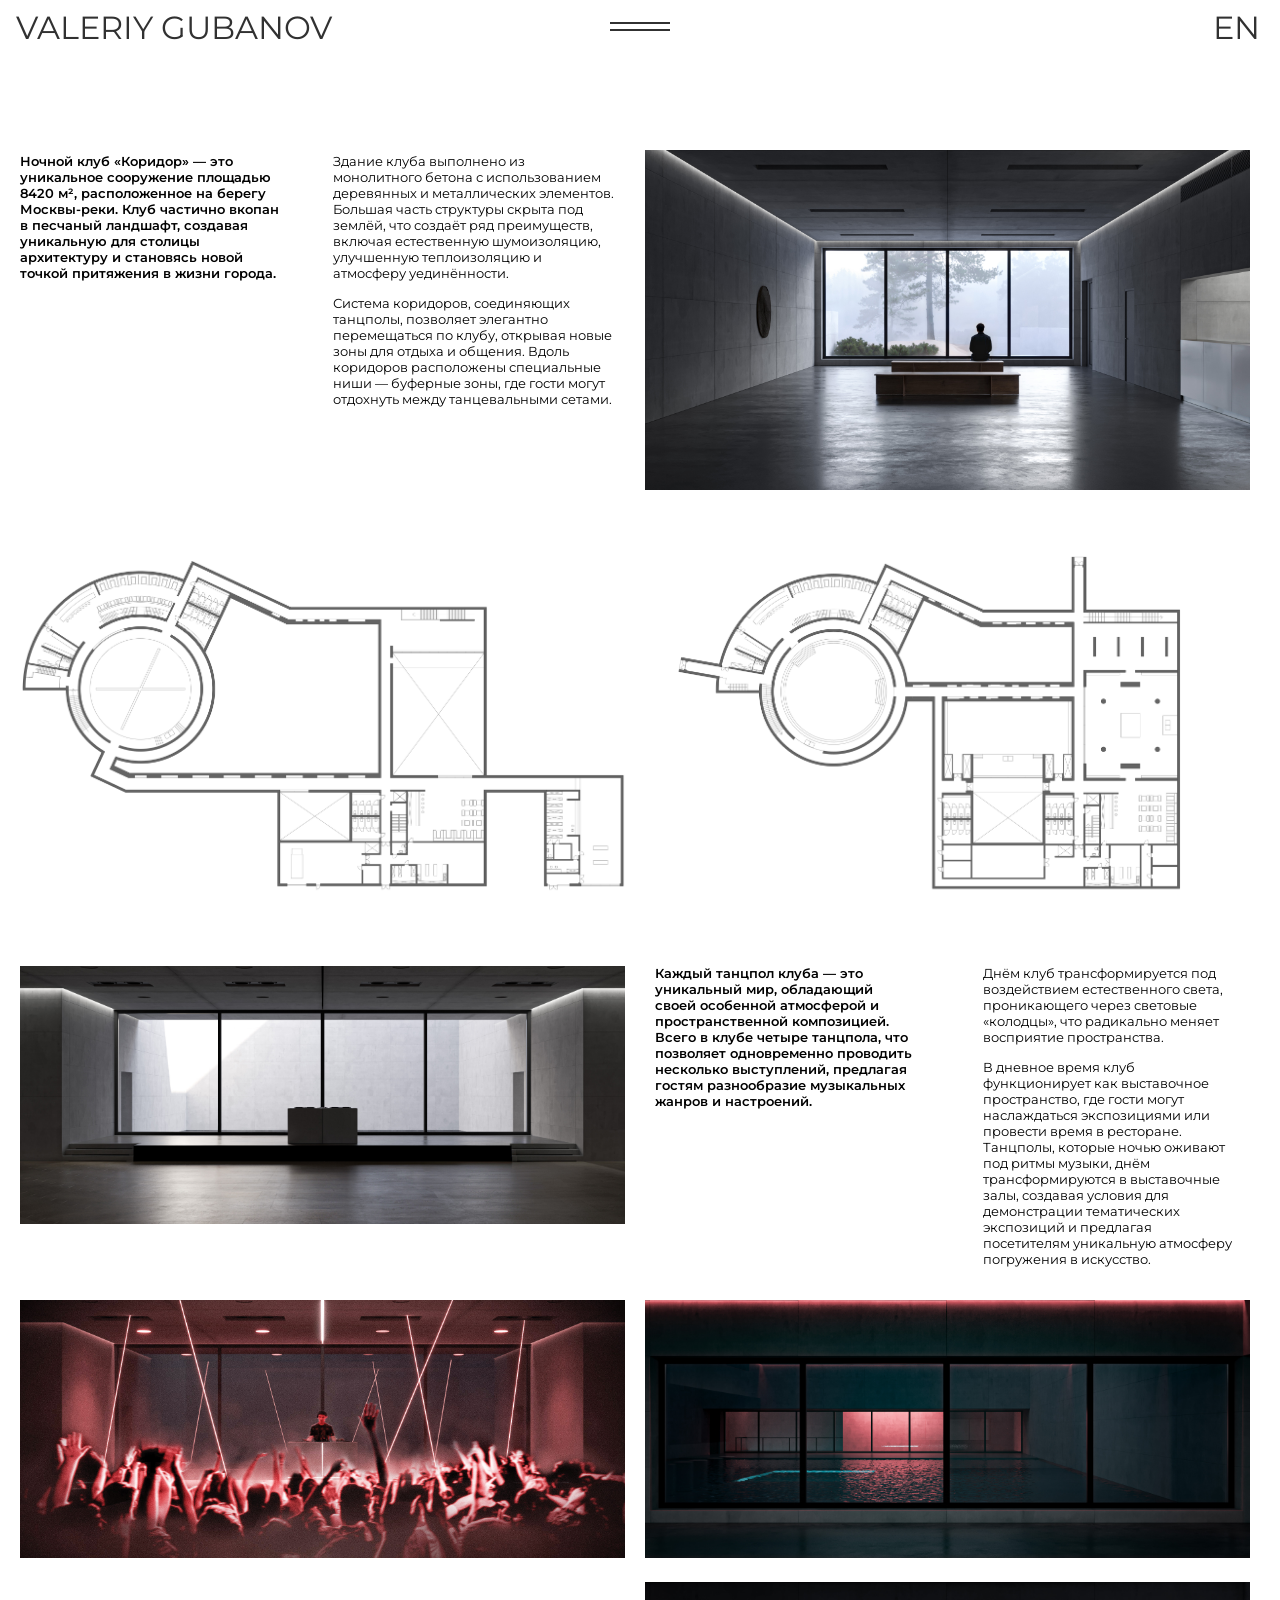
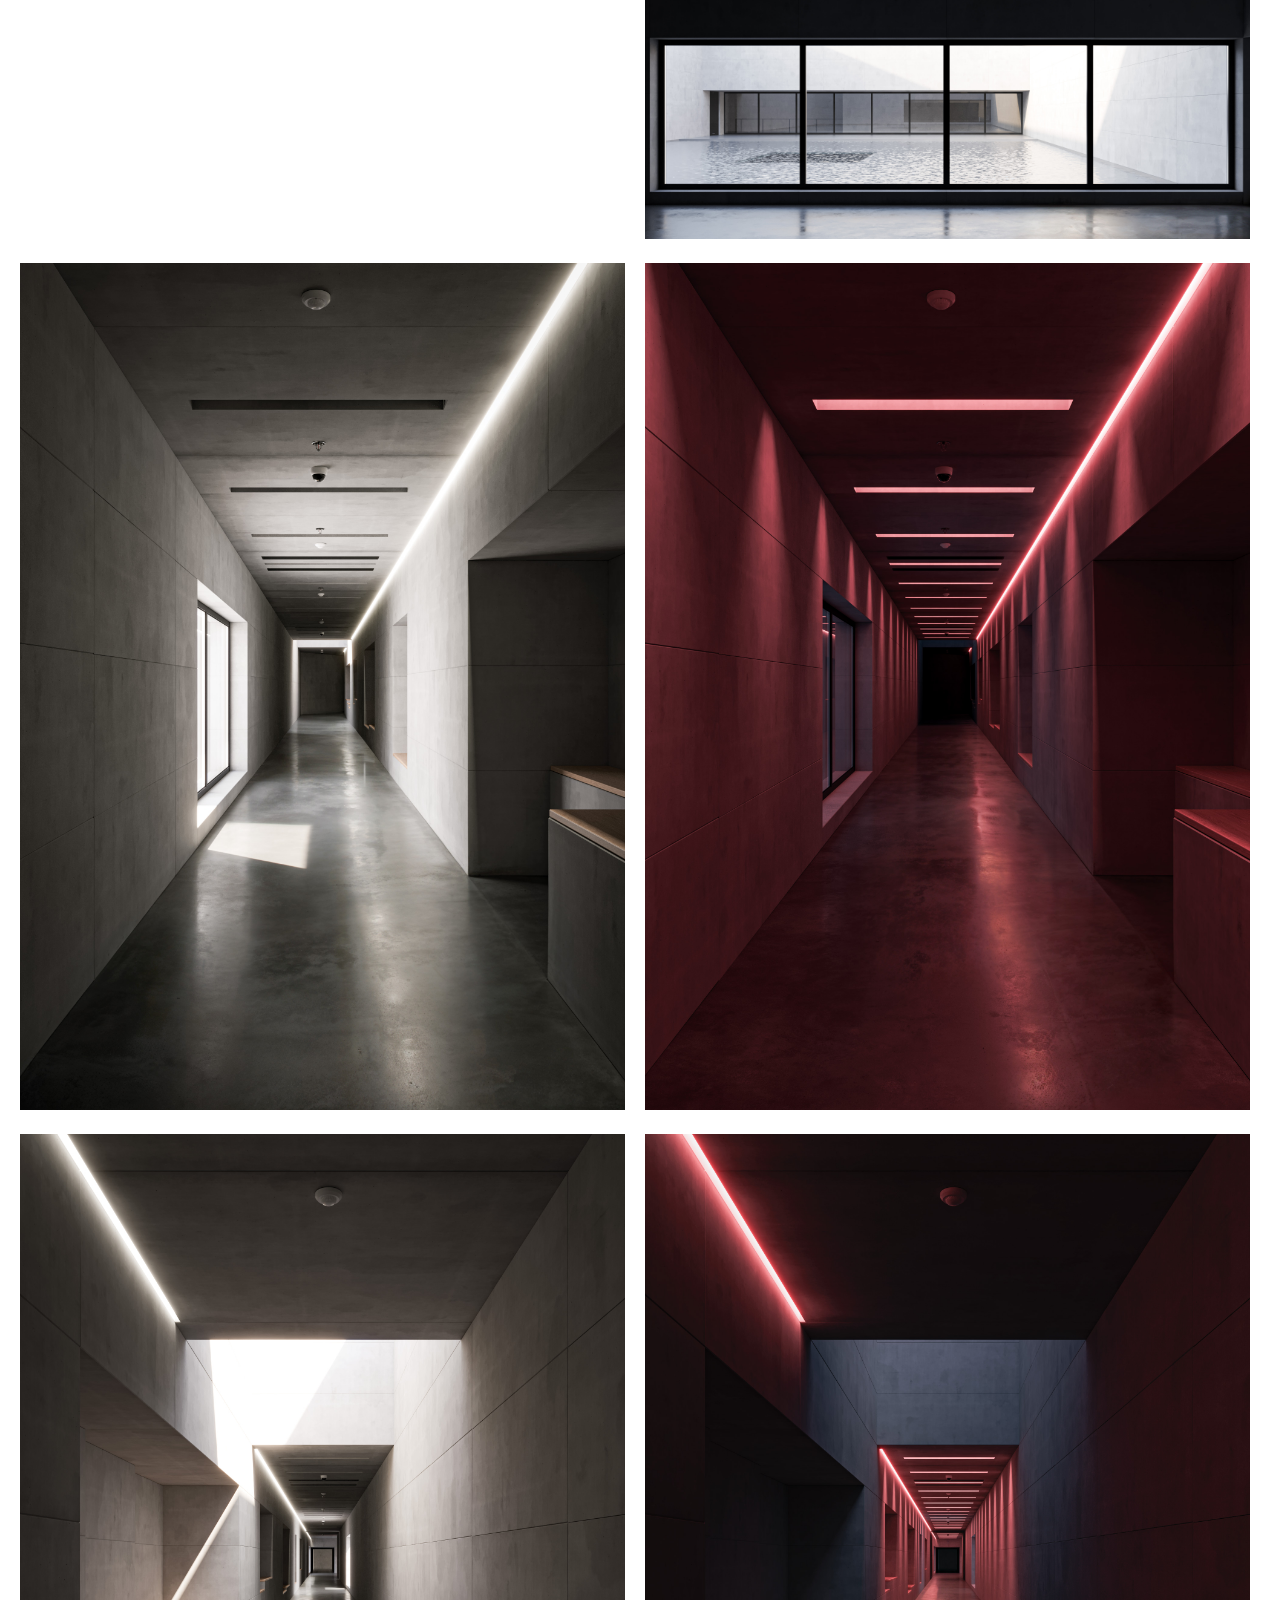
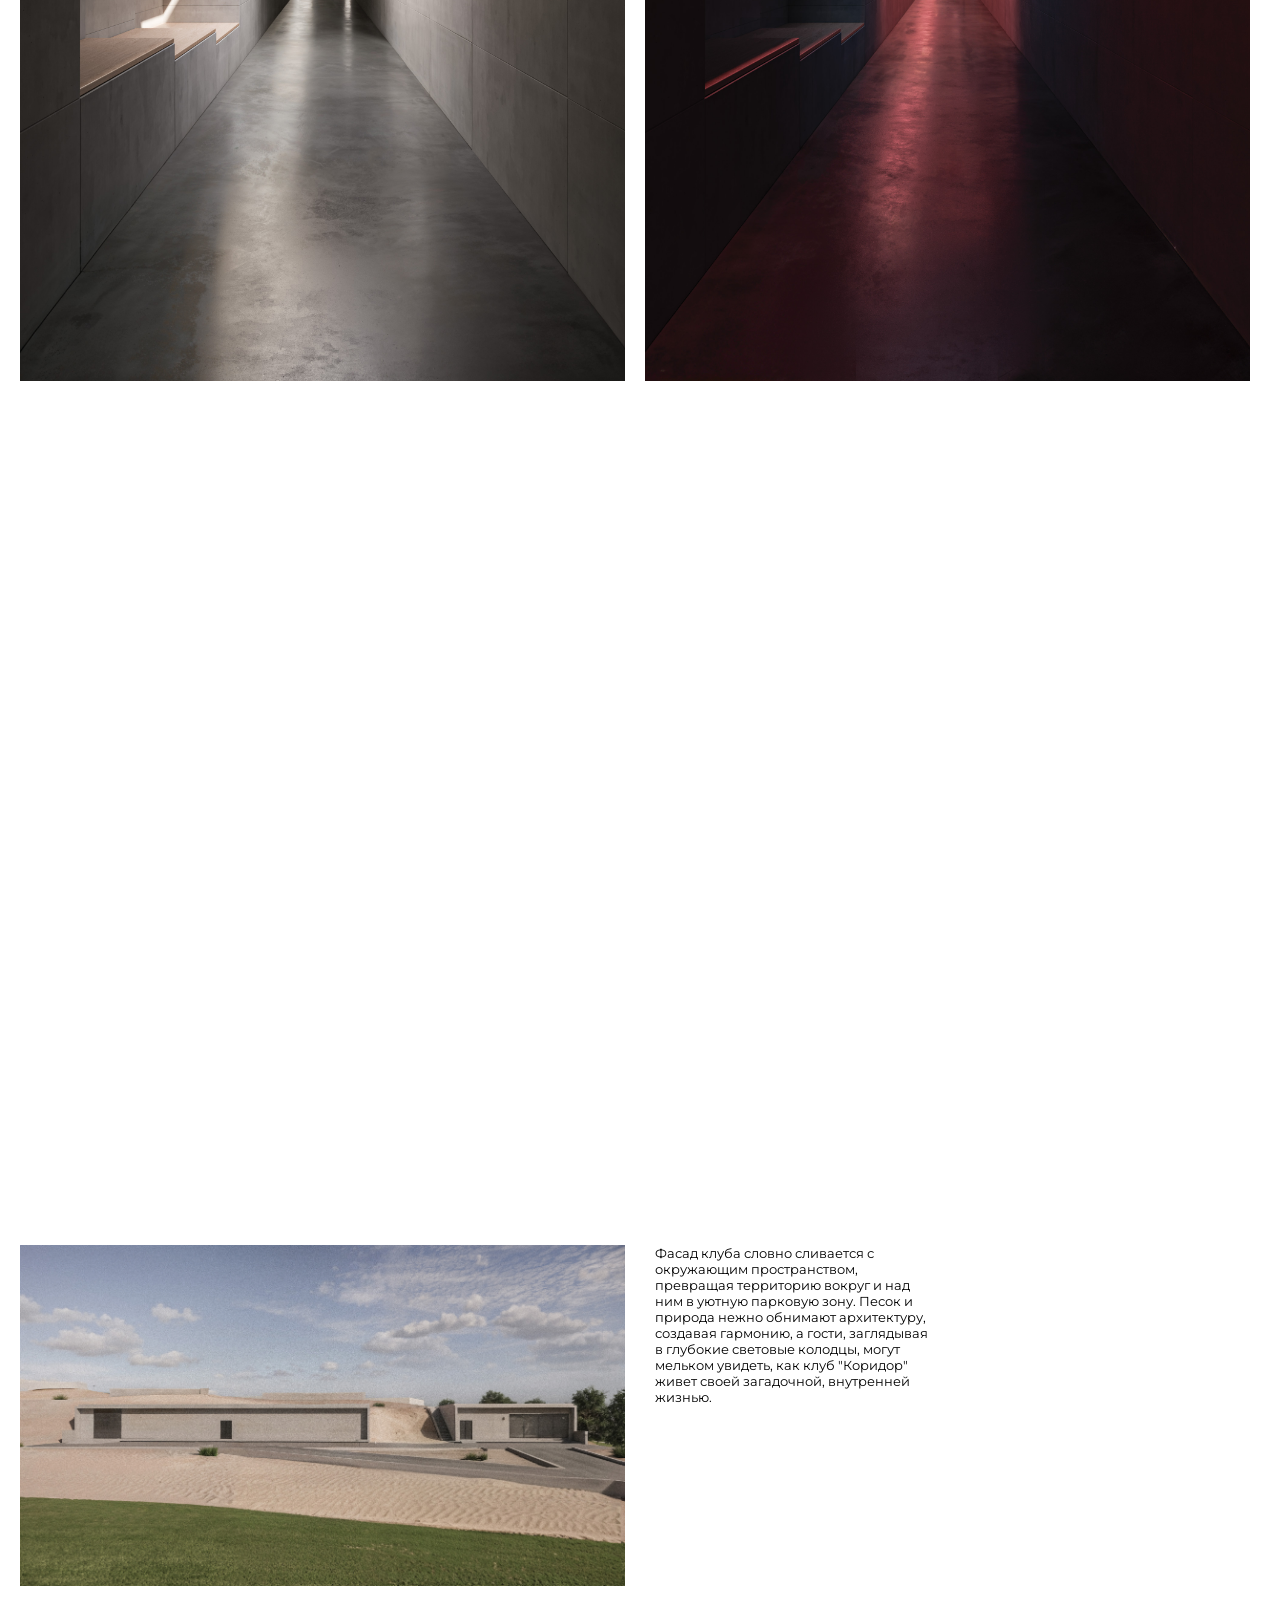
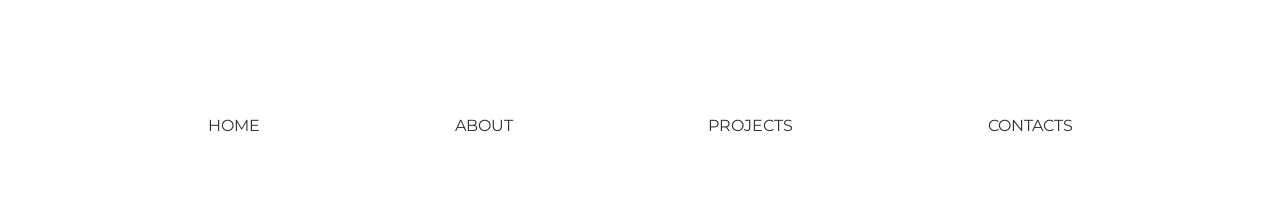
<file: Projects/Night_club_project_ru.html>
<!DOCTYPE html>
<html lang="en">
<link href="https://fonts.googleapis.com/css2?family=Montserrat:wght@400&display=swap" rel="stylesheet">
<head>
  <link rel="stylesheet" href="../styles.css">
  <meta charset="UTF-8">
  <title>valeriygubanov.com</title>
  <meta http-equiv="X-UA-Compatible" content="IE=edge">
  <meta name="viewport" content="width=device-width, initial-scale=1.0">
</head>
<body>
  <div class="whitebox"></div>
  <header>
    <div class="flex">
      <h1 class="title">VALERIY GUBANOV</h1>
    </div>
    <div class="menu-link">
      <div class="rectangle"></div>
      <div class="rectangle"></div>
    </div>
    <nav class="menu-container">
      <ul class="menu">
        <li><a href="../index.html">HOME</a></li>
        <li><a href="../index.html">ABOUT</a></li>
        <li><a href="../index.html">PROJECTS</a></li>
        <li><a href="../index.html">CONTACTS</a></li>
        <li class="language-link"><a href="Night_club_project.html">EN</a></li>
      </ul>
    </nav>
    <div class="language-switch">
      <a href="Night_club_project.html">EN</a>
    </div>
  </header>
 
  <div class="whitebox2"></div>
  
  <div class="portfolio-grid">
    
    
    <div class="portfolio-item">
      <div class="text-content">
          <div class="inner-text-content">
              <p>Ночной клуб «Коридор» — это уникальное сооружение площадью 8420 м², расположенное на берегу Москвы-реки. Клуб частично вкопан в песчаный ландшафт, создавая уникальную для столицы архитектуру и становясь новой точкой притяжения в жизни города.</p>
          </div>
          <div class="inner-text-content2">
              <p>Здание клуба выполнено из монолитного бетона с использованием деревянных и металлических элементов. Большая часть структуры скрыта под землёй, что создаёт ряд преимуществ, включая естественную шумоизоляцию, улучшенную теплоизоляцию и атмосферу уединённости.</p>
              <p>Система коридоров, соединяющих танцполы, позволяет элегантно перемещаться по клубу, открывая новые зоны для отдыха и общения. Вдоль коридоров расположены специальные ниши — буферные зоны, где гости могут отдохнуть между танцевальными сетами.</p>
          </div>
      </div>
      <div class="image-content">
          <img src="../assets/Pr4Assets/Night_club_vhod1.jpg" alt="Image">
      </div>
  </div>
    
    
    
  <div class="portfolio-item">
    <div class="image-content">
      <img src="../assets/Pr4Assets/Night_club_plan1.svg" alt="Изображение">
    </div>
    <div class="image-content2">
      <img src="../assets/Pr4Assets/Night_club_plan2.svg" alt="Изображение">
    </div>
  </div>

    

    <div class="portfolio-item">
      <div class="image-content">
          <img src="../assets/Pr4Assets/Night_club_tan1.jpg" alt="Image">
      </div>
      <div class="text-content">
          <div class="inner-text-content3">
              <p>Каждый танцпол клуба — это уникальный мир, обладающий своей особенной атмосферой и пространственной композицией. Всего в клубе четыре танцпола, что позволяет одновременно проводить несколько выступлений, предлагая гостям разнообразие музыкальных жанров и настроений.</p>
          </div>
          <div class="inner-text-content4">
              <p>Днём клуб трансформируется под воздействием естественного света, проникающего через световые «колодцы», что радикально меняет восприятие пространства.</p>
              <p>В дневное время клуб функционирует как выставочное пространство, где гости могут наслаждаться экспозициями или провести время в ресторане. Танцполы, которые ночью оживают под ритмы музыки, днём трансформируются в выставочные залы, создавая условия для демонстрации тематических экспозиций и предлагая посетителям уникальную атмосферу погружения в искусство.</p>
          </div>
      </div>
  </div>

    
    <div class="portfolio-item">
      <div class="image-content">
        <img src="../assets/Pr4Assets/Night_club_tan1night.jpg" alt="Изображение">
      </div>
      <div class="image-content2">
        <img src="../assets/Pr4Assets/Night_club_kolodez_night.jpg" alt="Изображение">
      </div>
    </div>


    <div class="portfolio-item">
      <div class="text-content">
        <div class="inner-text-content3">
            <p></p>
        </div>
        <div class="inner-text-content4">
            <p></p>
            <p></p>
        </div>
    </div>
      <div class="image-content">
        <img src="../assets/Pr4Assets/Night_club_kolodez_day.jpg" alt="Изображение">
      </div>
    </div>

        
    <div class="portfolio-item">
      <div class="image-content">
        <img src="../assets/Pr4Assets/Night_club_koridor2_day.jpg" alt="Изображение">
      </div>
      <div class="image-content2">
        <img src="../assets/Pr4Assets/Night_club_koridor2_night.jpg" alt="Изображение">
      </div>
    </div>

    <div class="portfolio-item">
      <div class="image-content">
        <img src="../assets/Pr4Assets/Night_club_koridor1_day.jpg" alt="Изображение">
      </div>
      <div class="image-content2">
        <img src="../assets/Pr4Assets/Night_club_koridor1_night.jpg" alt="Изображение">
      </div>
    </div>


    <div class="placeholder">
    </div>

    <div class="portfolio-item">
      <div class="placeholder">
      </div>
      <div class="placeholder">
      </div>
    </div>

    <div class="portfolio-item">
      <div class="image-content">
        <img src="../assets/Pr4Assets/Night_club_ex.jpg" alt="Изображение">
      </div>
      <div class="text-content">
        <div class="inner-text-content4">
            <p>Фасад клуба словно сливается с окружающим пространством, превращая территорию вокруг и над ним в уютную парковую зону. Песок и природа нежно обнимают архитектуру, создавая гармонию, а гости, заглядывая в глубокие световые колодцы, могут мельком увидеть, как клуб "Коридор" живет своей загадочной, внутренней жизнью.</p>
        </div>
        <div class="inner-text-content4">
            <p></p>
            <p></p>
        </div>
    </div>
    </div>
</div>
  
  <footer>
    <div class="footer-content">
         <ul>
          <li><a href="../index.html">HOME</a></li>
          <li><a href="../index.html">ABOUT</a></li>
          <li><a href="../index.html">PROJECTS</a></li>
          <li><a href="../index.html">CONTACTS</a></li>
        </ul>  
    </div>
  </footer>

  <script src="../script.js"></script>
</body>
</html>
</file>
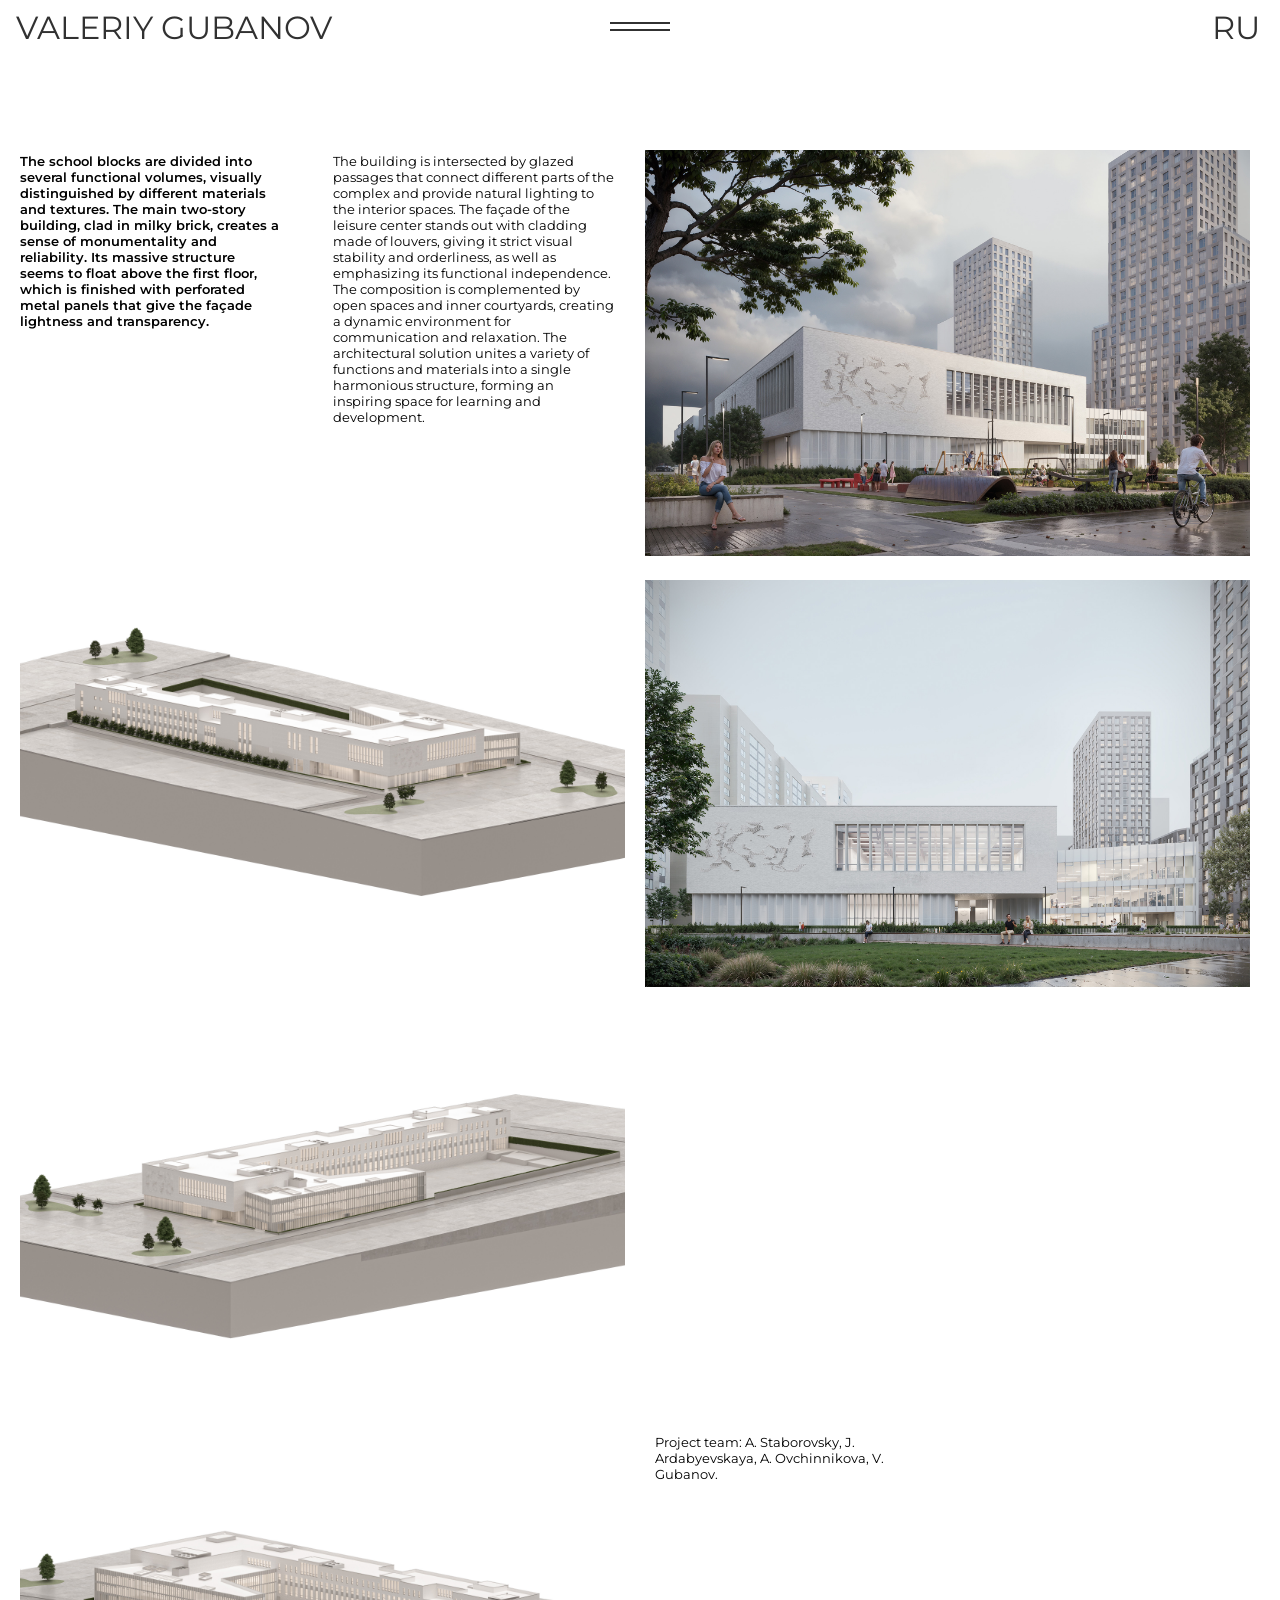
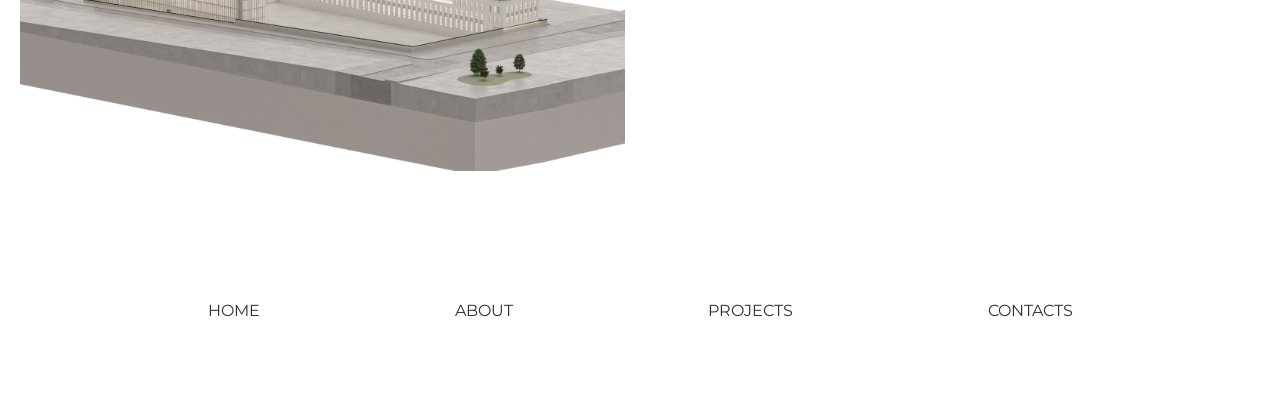
<file: Projects/School-project.html>
<!DOCTYPE html>
<html lang="en">
<link href="https://fonts.googleapis.com/css2?family=Montserrat:wght@400&display=swap" rel="stylesheet">
<head>
  <link rel="stylesheet" href="../styles.css">
  <meta charset="UTF-8">
  <title>valeriygubanov.com</title>
  <meta http-equiv="X-UA-Compatible" content="IE=edge">
  <meta name="viewport" content="width=device-width, initial-scale=1.0">
</head>
<body>
  <div class="whitebox"></div>
  <header>
    <div class="flex">
      <h1 class="title">VALERIY GUBANOV</h1>
    </div>
    <div class="menu-link">
      <div class="rectangle"></div>
      <div class="rectangle"></div>
    </div>
    <nav class="menu-container">
      <ul class="menu">
        <li><a href="../index.html">HOME</a></li>
        <li><a href="../index.html">ABOUT</a></li>
        <li><a href="../index.html">PROJECTS</a></li>
        <li><a href="../index.html">CONTACTS</a></li>
        <li class="language-link"><a href="School-project_ru.html">RU</a></li>
      </ul>
    </nav>
    <div class="language-switch">
      <a href="School-project_ru.html">RU</a>
    </div>
  </header>
 
  <div class="whitebox2"></div>
  
  <div class="portfolio-grid">
    
    
    <div class="portfolio-item">
      <div class="text-content">
          <div class="inner-text-content">
              <p>The school blocks are divided into several functional volumes, visually distinguished by different materials and textures. The main two-story building, clad in milky brick, creates a sense of monumentality and reliability. Its massive structure seems to float above the first floor, which is finished with perforated metal panels that give the façade lightness and transparency.</p>
          </div>
          <div class="inner-text-content2">
              <p>The building is intersected by glazed passages that connect different parts of the complex and provide natural lighting to the interior spaces. The façade of the leisure center stands out with cladding made of louvers, giving it strict visual stability and orderliness, as well as emphasizing its functional independence. The composition is complemented by open spaces and inner courtyards, creating a dynamic environment for communication and relaxation. The architectural solution unites a variety of functions and materials into a single harmonious structure, forming an inspiring space for learning and development.</p>
          </div>
      </div>
      <div class="image-content">
          <img src="../assets/Pr5Assets/School_photo 1.jpg" alt="Image">
      </div>
  </div>
    
    
  <div class="portfolio-item">
    <div class="image-content">
      <img src="../assets/Pr5Assets/School_acso_render 1.jpg" alt="Изображение">
    </div>
    <div class="image-content2">
      <img src="../assets/Pr5Assets/School_photo 2.jpg" alt="Изображение">
    </div>
  </div>

    


  <div class="portfolio-item">
    <div class="image-content">
      <img src="../assets/Pr5Assets/School_acso_render 2.jpg" alt="Изображение">
    </div>
    <div class="placeholder2">
    </div>
  </div>


  <div class="portfolio-item">
    <div class="image-content">
      <img src="../assets/Pr5Assets/School_acso_render 3.jpg" alt="Изображение">
    </div>
    <div class="text-content">
     <div class="inner-text-content2">
      <p>Project team: A. Staborovsky, J. Ardabyevskaya, A. Ovchinnikova, V. Gubanov.</p>
     </div>
    </div>
  </div>

    
  </div>
  
  <footer>
    <div class="footer-content">
         <ul>
          <li><a href="../index.html">HOME</a></li>
          <li><a href="../index.html">ABOUT</a></li>
          <li><a href="../index.html">PROJECTS</a></li>
          <li><a href="../index.html">CONTACTS</a></li>
        </ul>  
    </div>
  </footer>

  <script src="../script.js"></script>
</body>
</html>
</file>
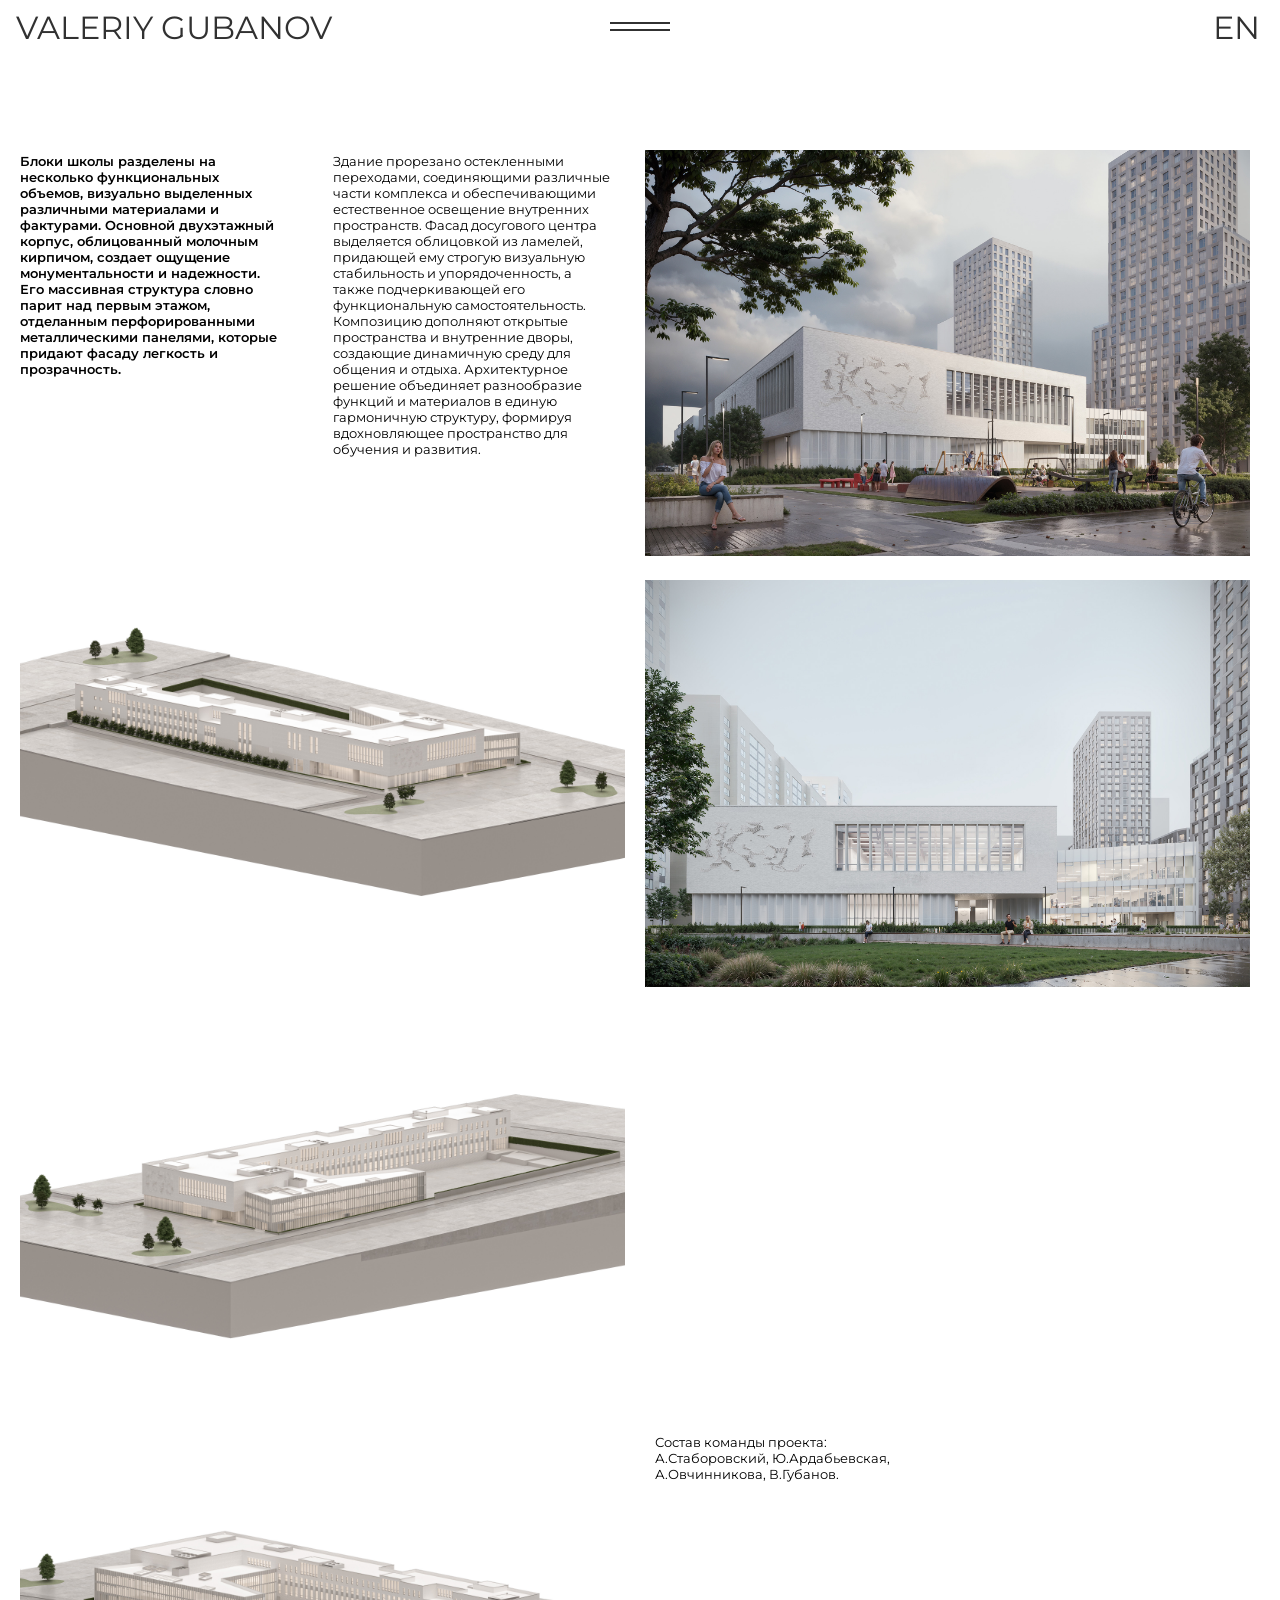
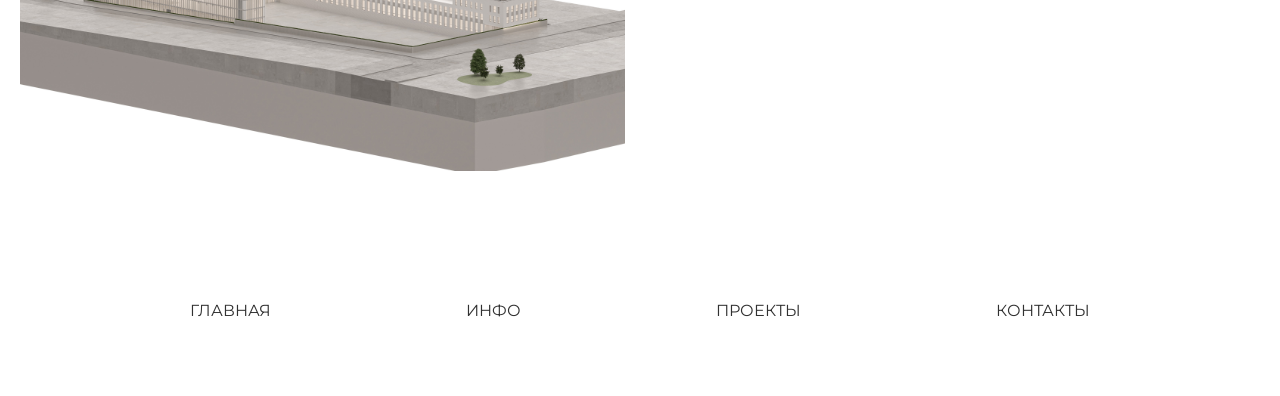
<file: Projects/School-project_ru.html>
<!DOCTYPE html>
<html lang="en">
<link href="https://fonts.googleapis.com/css2?family=Montserrat:wght@400&display=swap" rel="stylesheet">
<head>
  <link rel="stylesheet" href="../styles.css">
  <meta charset="UTF-8">
  <title>valeriygubanov.com</title>
  <meta http-equiv="X-UA-Compatible" content="IE=edge">
  <meta name="viewport" content="width=device-width, initial-scale=1.0">
</head>
<body>
  <div class="whitebox"></div>
  <header>
    <div class="flex">
      <h1 class="title">VALERIY GUBANOV</h1>
    </div>
    <div class="menu-link">
      <div class="rectangle"></div>
      <div class="rectangle"></div>
    </div>
    <nav class="menu-container">
      <ul class="menu">
        <li><a href="../index_ru.html">ГЛАВНАЯ</a></li>
        <li><a href="../index_ru.html">ИНФО</a></li>
        <li><a href="../index_ru.html">ПРОЕКТЫ</a></li>
        <li><a href="../index_ru.html">КОНТАКТЫ</a></li>
        <li class="language-link"><a href="School-project.html">EN</a></li>
      </ul>
    </nav>
    <div class="language-switch">
      <a href="School-project.html">EN</a>
    </div>
  </header>
 
  <div class="whitebox2"></div>
  
  <div class="portfolio-grid">
    
    
    <div class="portfolio-item">
      <div class="text-content">
          <div class="inner-text-content">
              <p>Блоки школы разделены на несколько функциональных объемов, визуально выделенных различными материалами и фактурами. Основной двухэтажный корпус, облицованный молочным кирпичом, создает ощущение монументальности и надежности. Его массивная структура словно парит над первым этажом, отделанным перфорированными металлическими панелями, которые придают фасаду легкость и прозрачность.</p>
          </div>
          <div class="inner-text-content2">
              <p>Здание прорезано остекленными переходами, соединяющими различные части комплекса и обеспечивающими естественное освещение внутренних пространств. Фасад досугового центра выделяется облицовкой из ламелей, придающей ему строгую визуальную стабильность и упорядоченность, а также подчеркивающей его функциональную самостоятельность. Композицию дополняют открытые пространства и внутренние дворы, создающие динамичную среду для общения и отдыха. Архитектурное решение объединяет разнообразие функций и материалов в единую гармоничную структуру, формируя вдохновляющее пространство для обучения и развития.</p>
          </div>
      </div>
      <div class="image-content">
          <img src="../assets/Pr5Assets/School_photo 1.jpg" alt="Image">
      </div>
  </div>
    
    
  <div class="portfolio-item">
    <div class="image-content">
      <img src="../assets/Pr5Assets/School_acso_render 1.jpg" alt="Изображение">
    </div>
    <div class="image-content2">
      <img src="../assets/Pr5Assets/School_photo 2.jpg" alt="Изображение">
    </div>
  </div>

    


    
    <div class="portfolio-item">
      <div class="image-content">
        <img src="../assets/Pr5Assets/School_acso_render 2.jpg" alt="Изображение">
      </div>
      <div class="placeholder2">
      </div>
    </div>


    <div class="portfolio-item">
      <div class="image-content">
        <img src="../assets/Pr5Assets/School_acso_render 3.jpg" alt="Изображение">
      </div>
      <div class="text-content">
       <div class="inner-text-content2">
        <p>Состав команды проекта: А.Стаборовский, Ю.Ардабьевская, А.Овчинникова, В.Губанов.</p>
       </div>
      </div>
    </div>
 
    </div>



 

    
  </div>
  
  <footer>
    <div class="footer-content">
         <ul>
          <li><a href="index_ru.html">ГЛАВНАЯ</a></li>
          <li><a href="index_ru.html">ИНФО</a></li>
          <li><a href="index_ru.html">ПРОЕКТЫ</a></li>
          <li><a href="index_ru.html">КОНТАКТЫ</a></li>
        </ul>  
    </div>
  </footer>

  <script src="../script.js"></script>
</body>
</html>
</file>
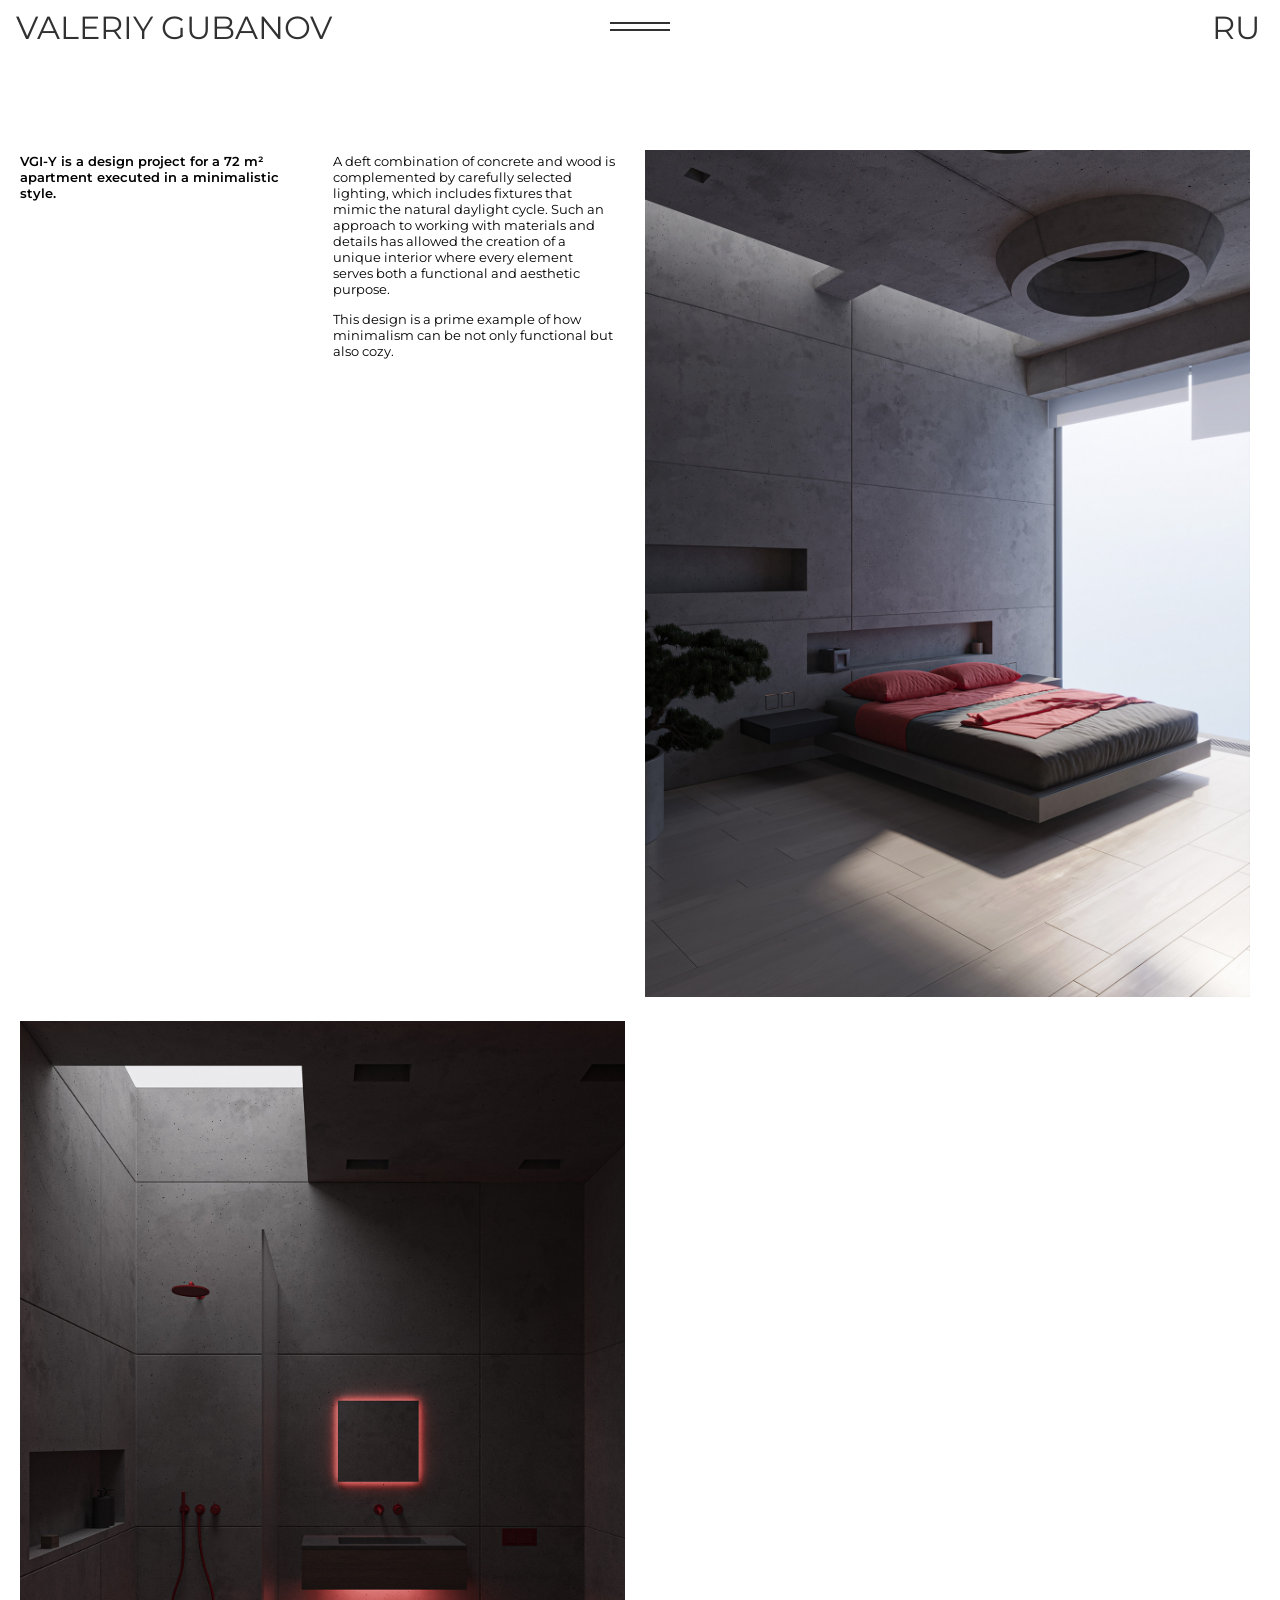
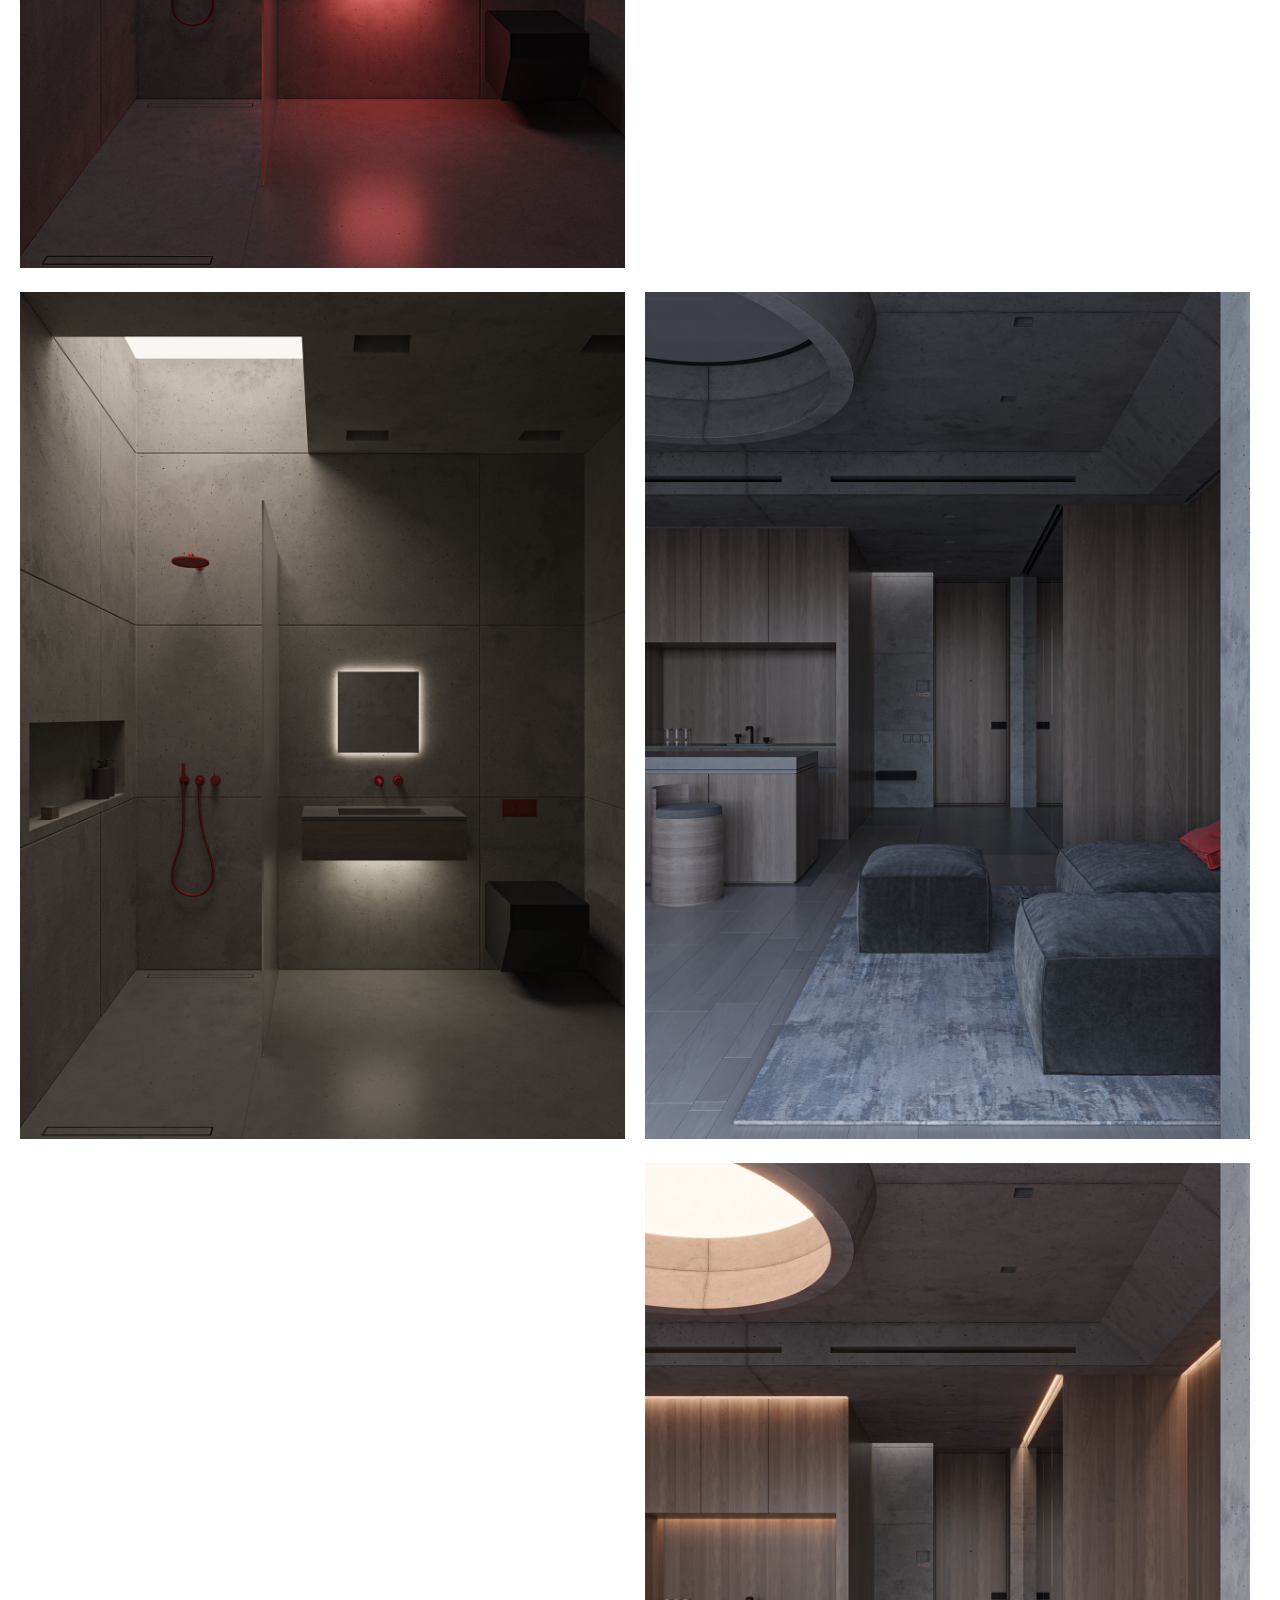
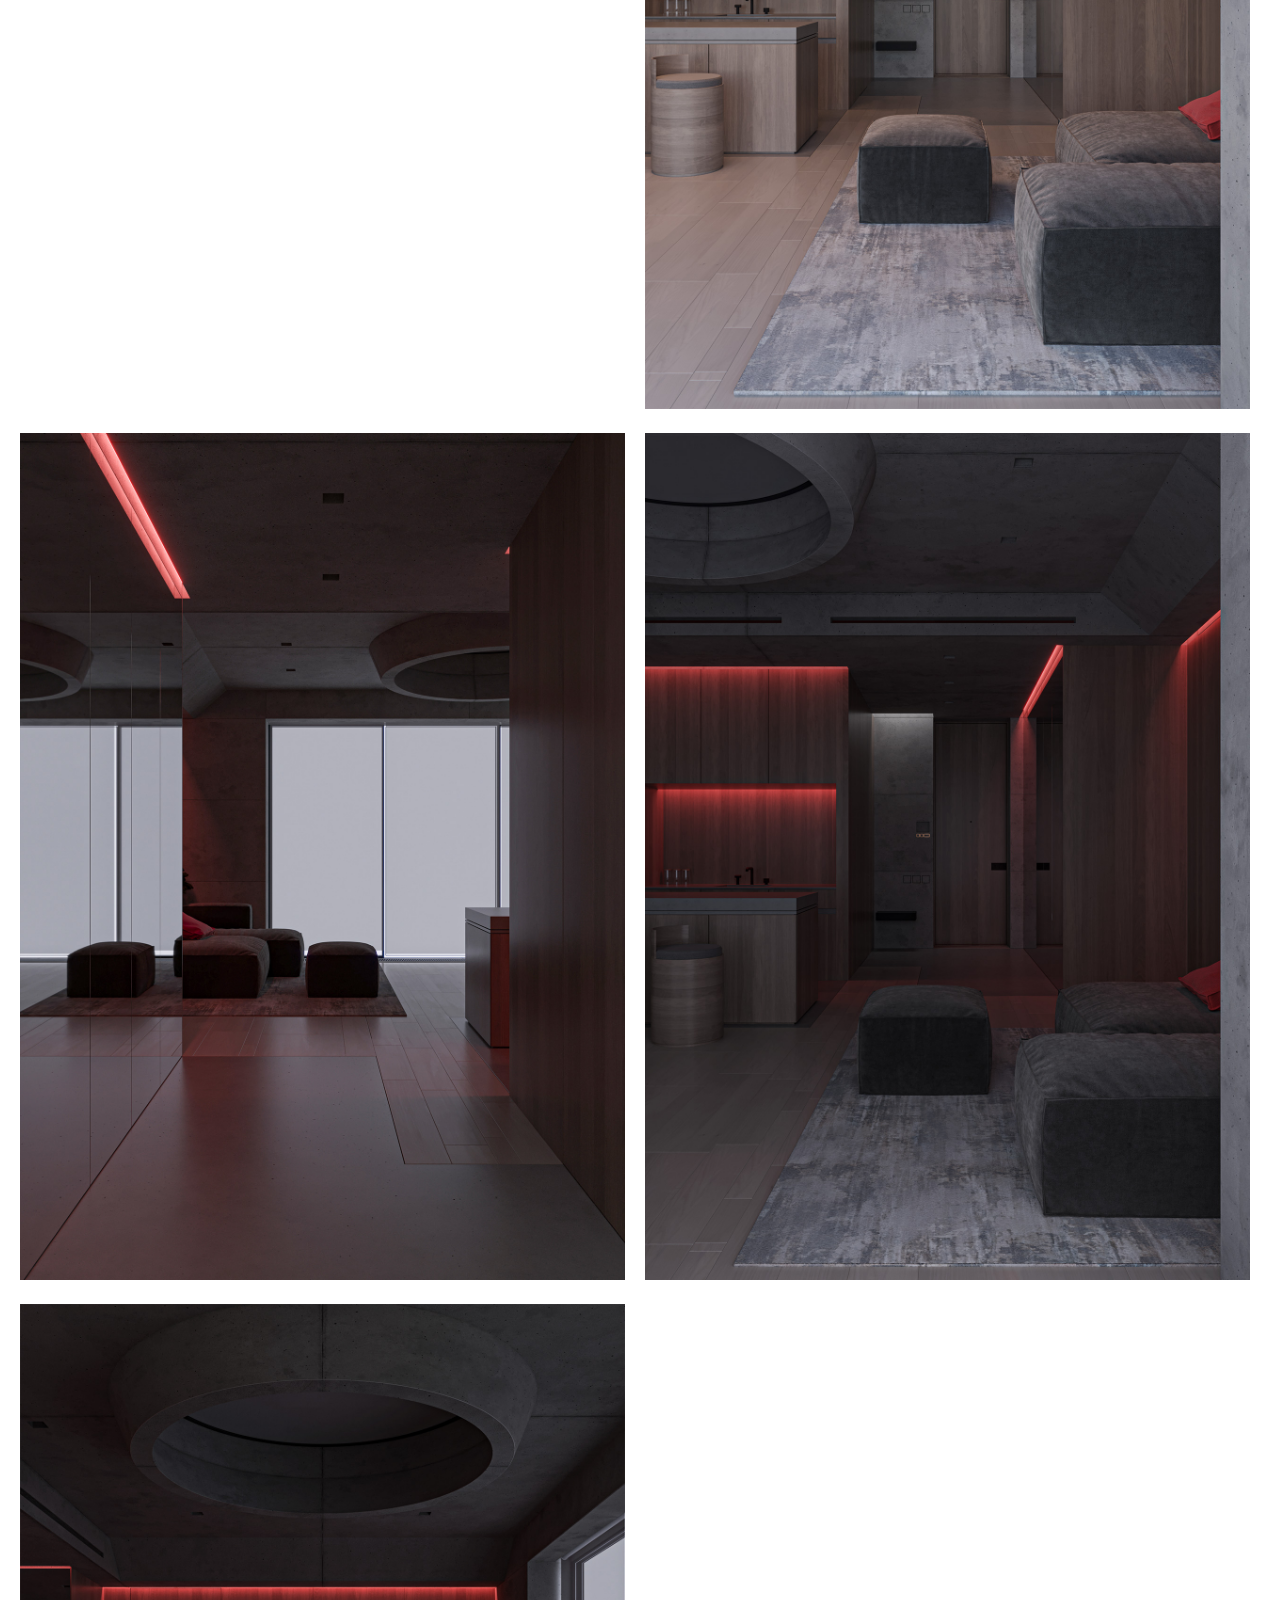
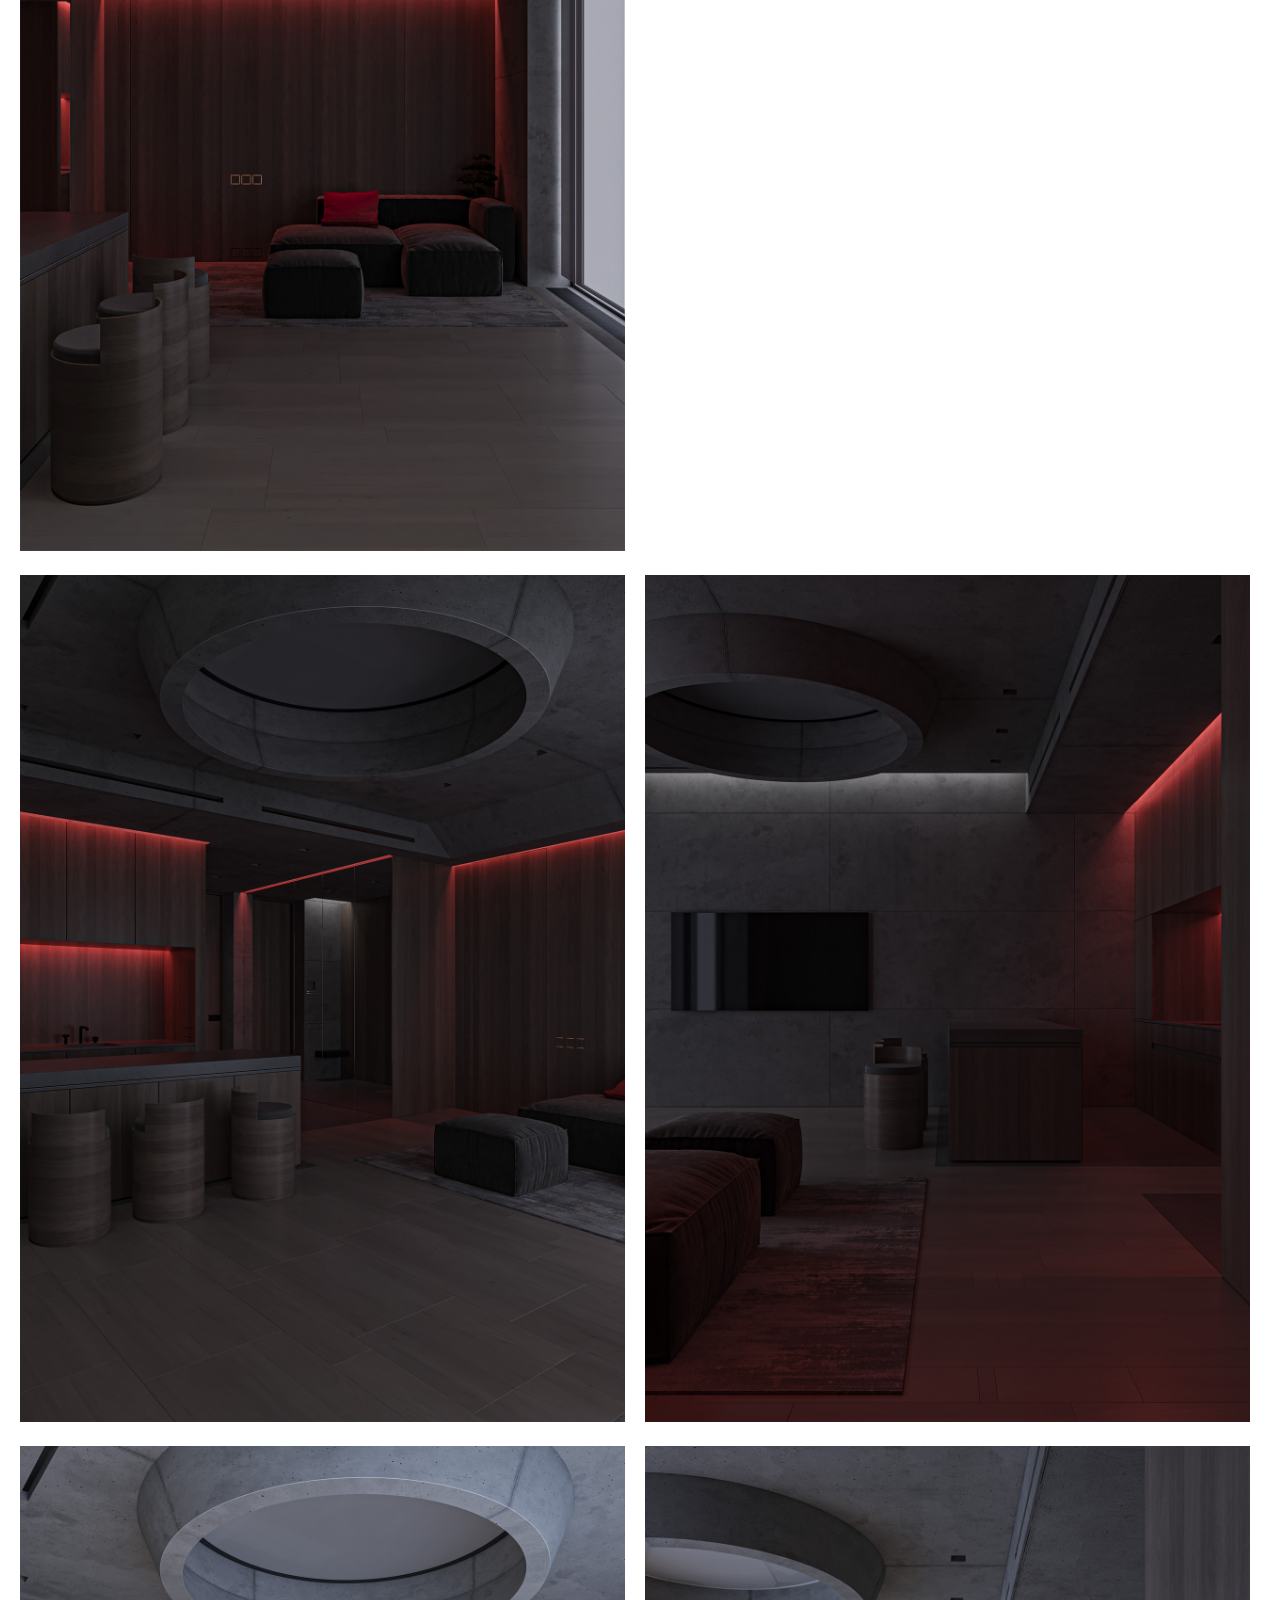
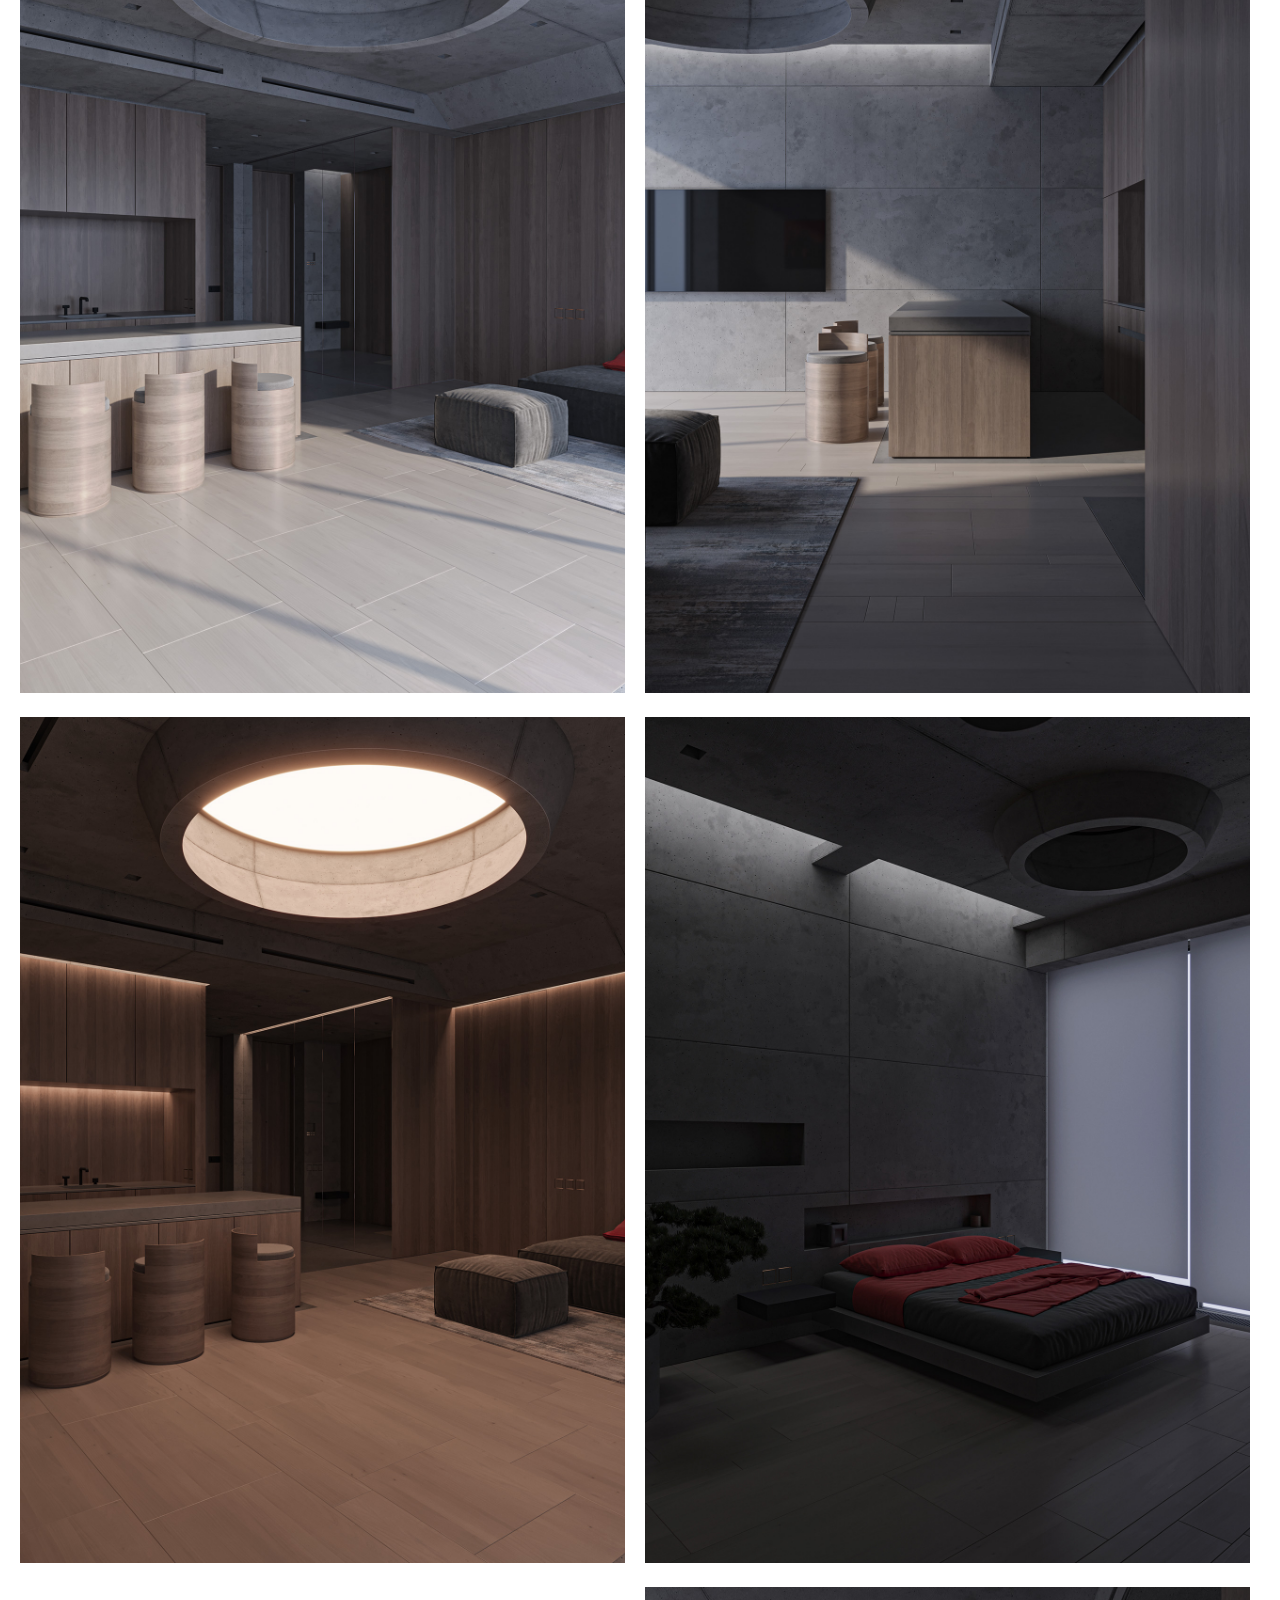
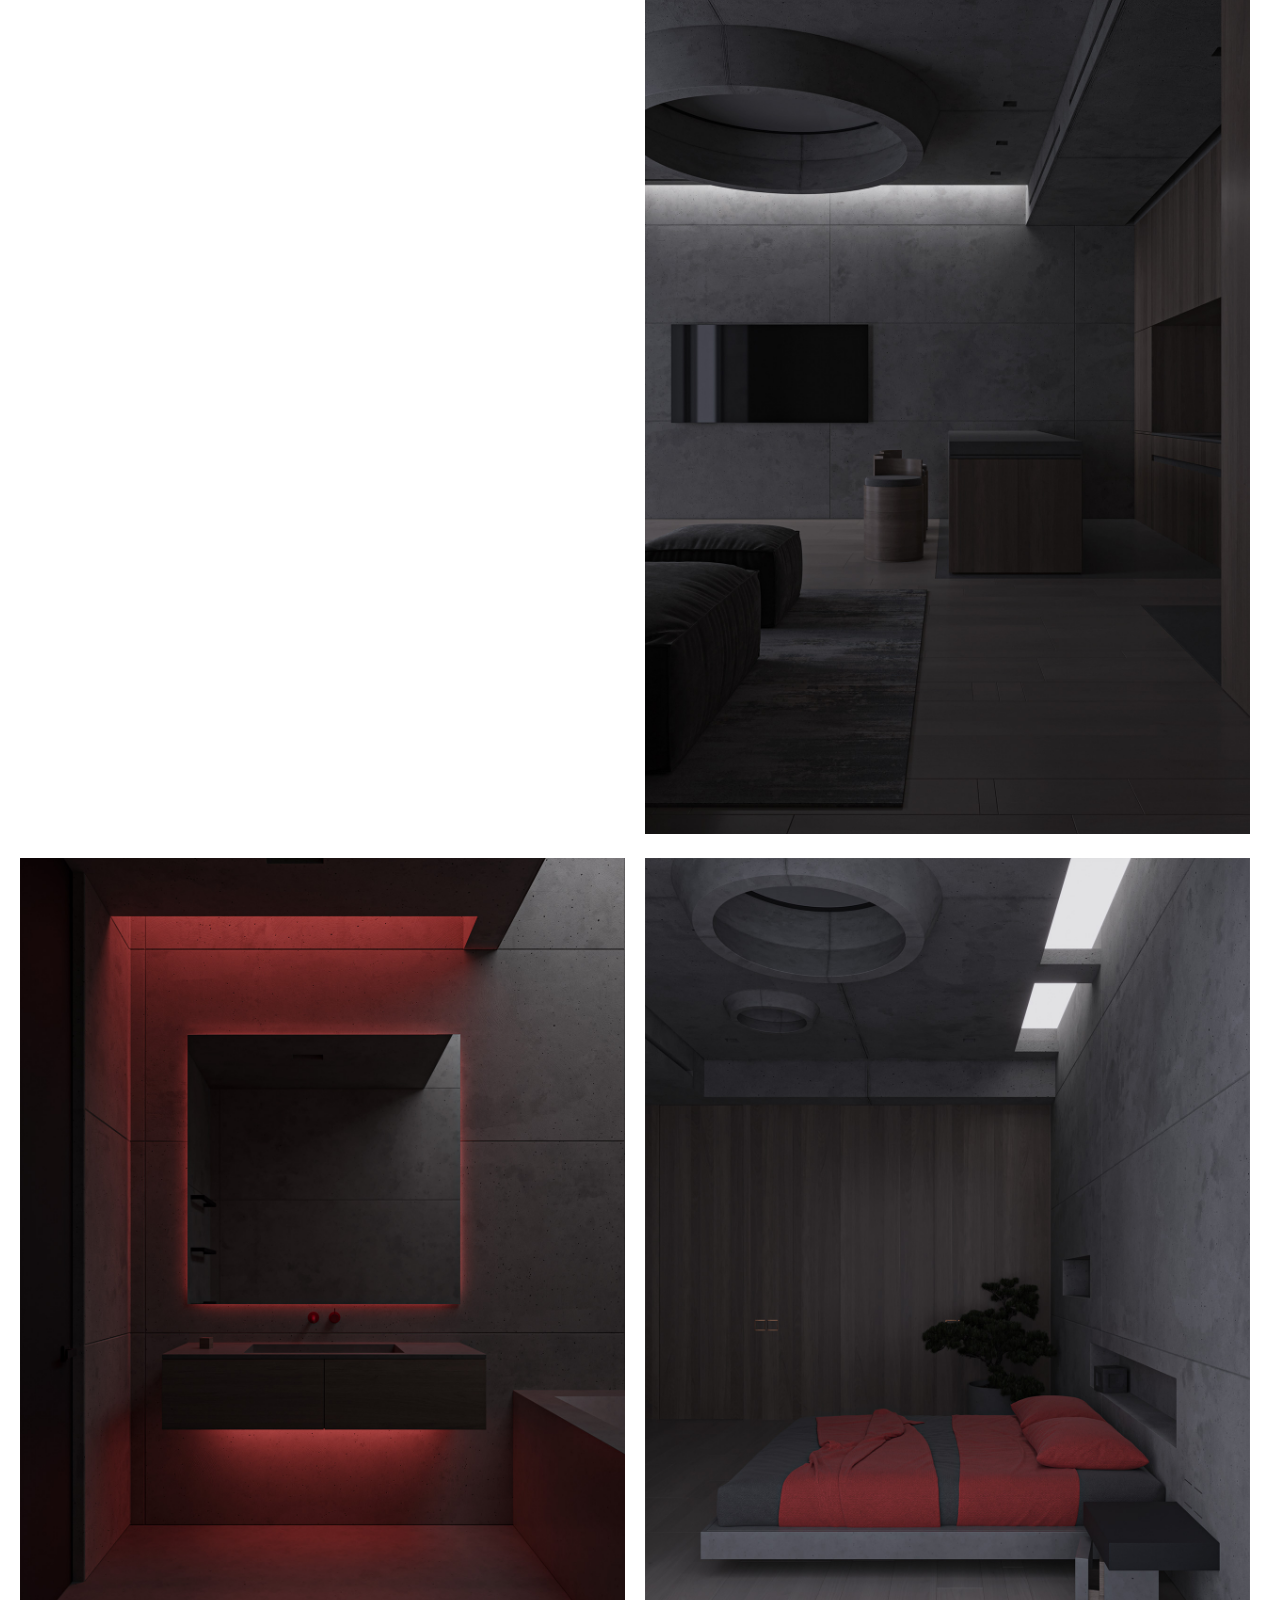
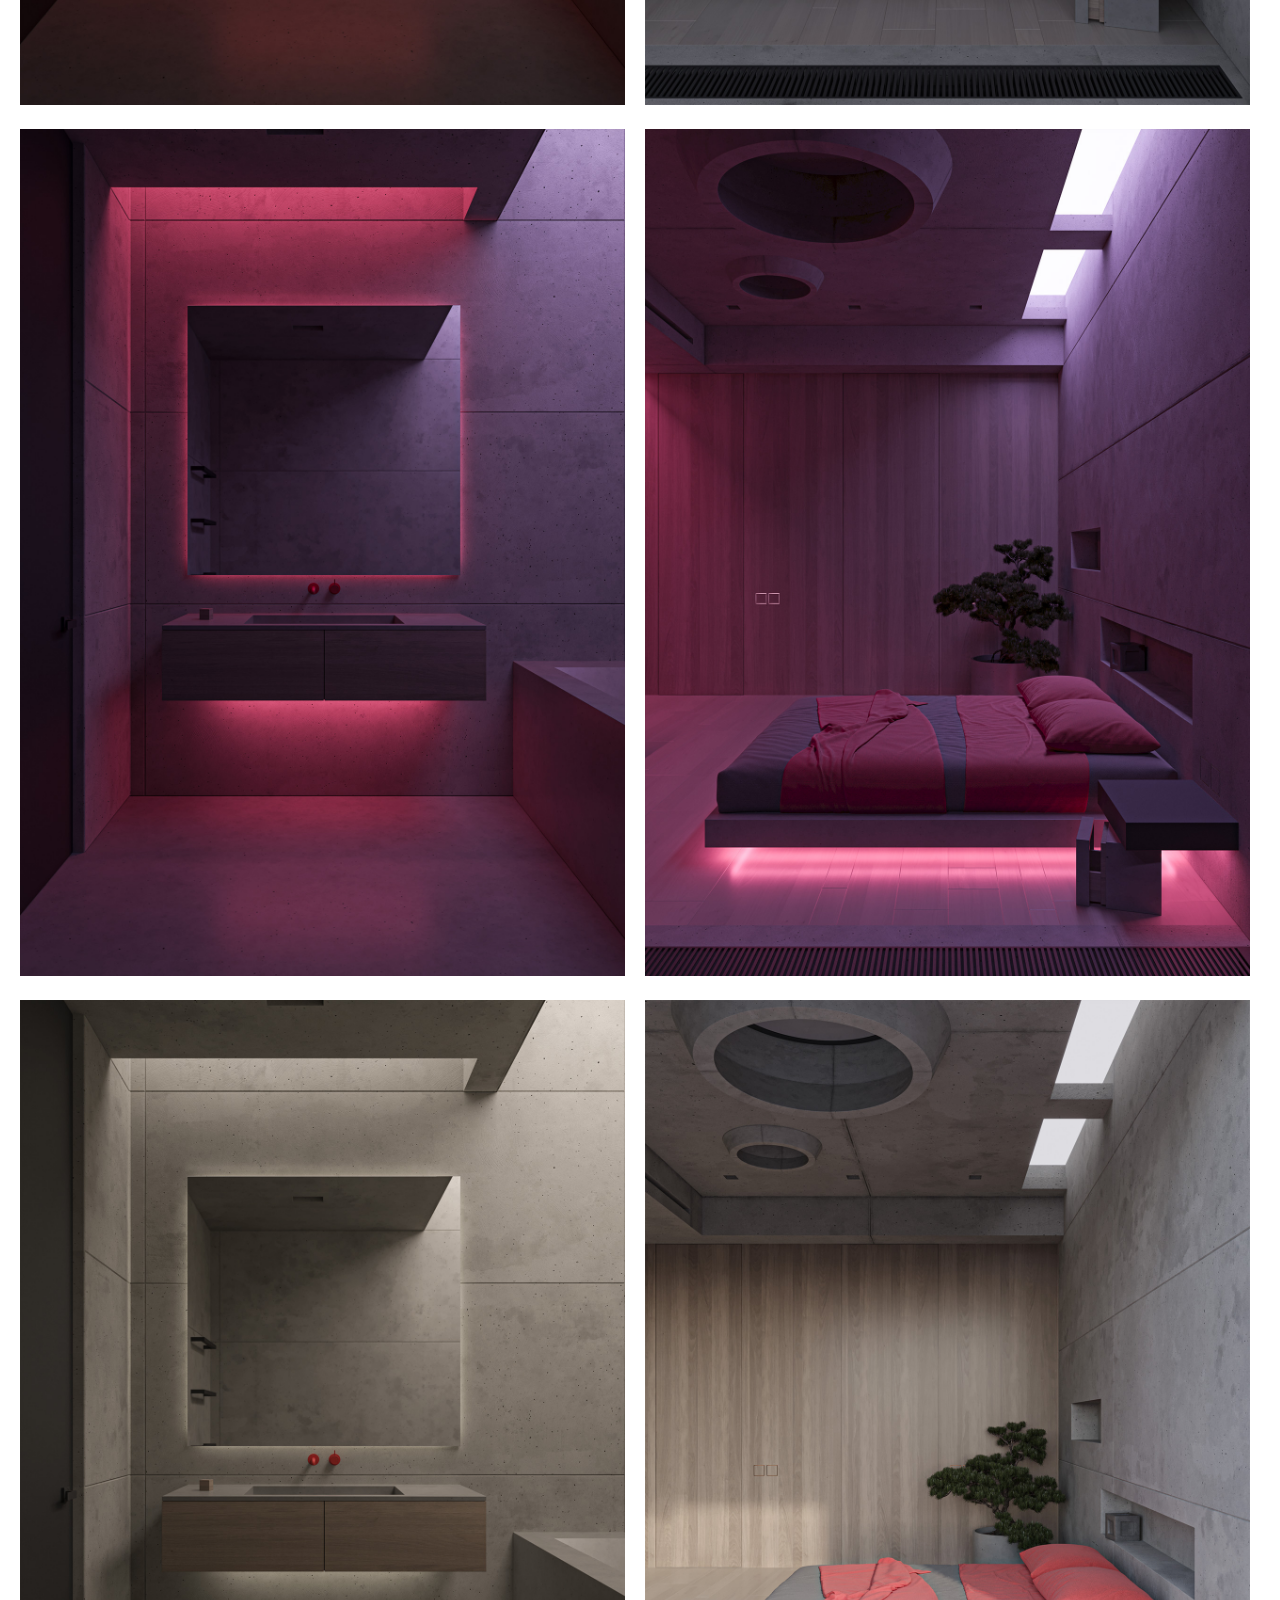
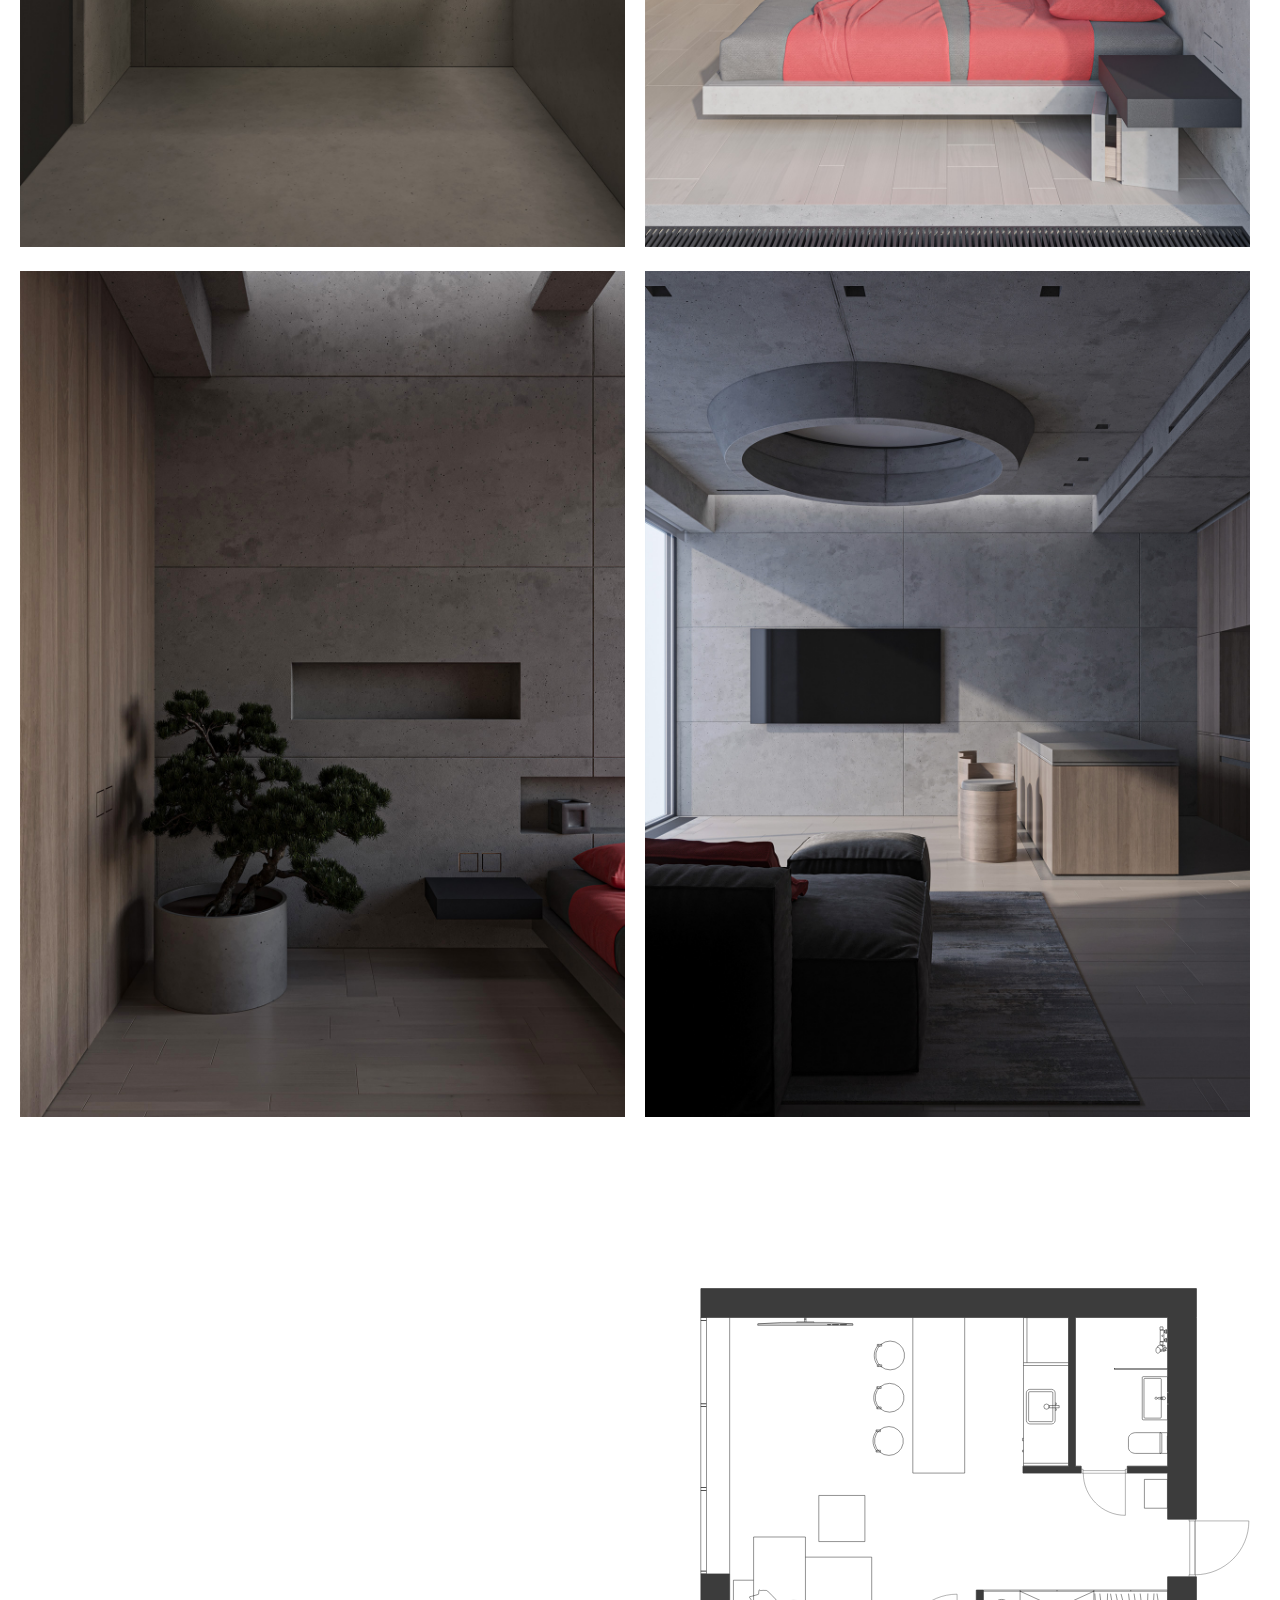
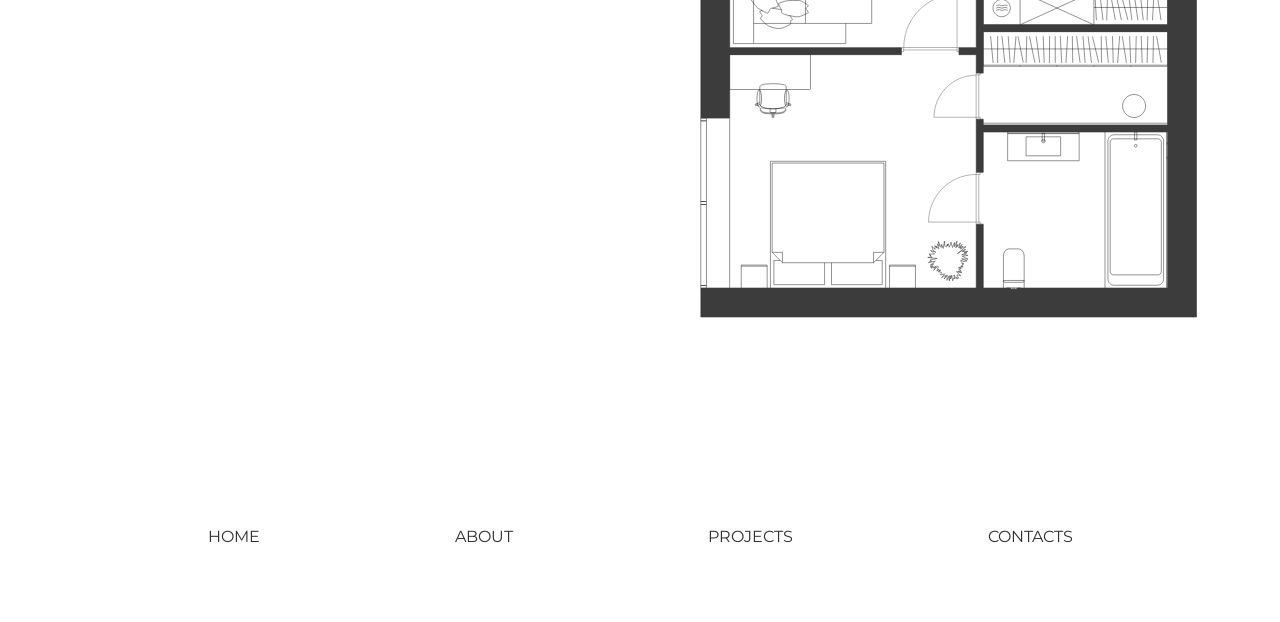
<file: Projects/VGI-Y_project.html>
<!DOCTYPE html>
<html lang="en">
<link href="https://fonts.googleapis.com/css2?family=Montserrat:wght@400&display=swap" rel="stylesheet">
<head>
  <link rel="stylesheet" href="../styles.css">
  <meta charset="UTF-8">
  <title>valeriygubanov.com</title>
  <meta http-equiv="X-UA-Compatible" content="IE=edge">
  <meta name="viewport" content="width=device-width, initial-scale=1.0">
</head>
<body>
  <div class="whitebox"></div>
  <header>
    <div class="flex">
      <h1 class="title">VALERIY GUBANOV</h1>
    </div>
    <div class="menu-link">
      <div class="rectangle"></div>
      <div class="rectangle"></div>
    </div>
    <nav class="menu-container">
      <ul class="menu">
        <li><a href="../index.html">HOME</a></li>
        <li><a href="../index.html">ABOUT</a></li>
        <li><a href="../index.html">PROJECTS</a></li>
        <li><a href="../index.html">CONTACTS</a></li>
        <li class="language-link"><a href="VGI-Y_project_ru.html">RU</a></li>
      </ul>
    </nav>
    <div class="language-switch">
      <a href="VGI-Y_project_ru.html">RU</a>
    </div>
  </header>
 
  <div class="whitebox2"></div>
  
  <div class="portfolio-grid">
    
    
    <div class="portfolio-item">
      <div class="text-content">
          <div class="inner-text-content">
              <p>VGI-Y is a design project for a 72 m² apartment executed in a minimalistic style.</p>
          </div>
          <div class="inner-text-content2">
              <p>A deft combination of concrete and wood is complemented by carefully selected lighting, which includes fixtures that mimic the natural daylight cycle. Such an approach to working with materials and details has allowed the creation of a unique interior where every element serves both a functional and aesthetic purpose.</p>
              <p>This design is a prime example of how minimalism can be not only functional but also cozy.</p>
          </div>
      </div>
      <div class="image-content">
          <img src="../assets/Pr2Assets/IY13.jpg" alt="Image">
      </div>
  </div>

    <div class="portfolio-item">
      <div class="image-content">
          <img src="../assets/Pr2Assets/IY1.jpg" alt="Image">
      </div>
      <div class="placeholder">
      </div>
  </div>

    
    <div class="portfolio-item">
      <div class="image-content">
        <img src="../assets/Pr2Assets/IY4.jpg" alt="Изображение">
      </div>
      <div class="image-content2">
        <img src="../assets/Pr2Assets/IY16.jpg" alt="Изображение">
      </div>
    </div>


    <div class="portfolio-item">
      <div class="placeholder">
      </div>
      <div class="image-content">
        <img src="../assets/Pr2Assets/IY17.jpg" alt="Изображение">
      </div>
    </div>

    <div class="portfolio-item">
      <div class="image-content">
        <img src="../assets/Pr2Assets/V45.jpg" alt="Изображение">
      </div>
      <div class="image-content2">
        <img src="../assets/Pr2Assets/IY18.jpg" alt="Изображение">
      </div>
    </div>


    <div class="portfolio-item">
       <div class="image-content">
          <img src="../assets/Pr2Assets/IY25.jpg" alt="Image">
      </div>
      <div class="placeholder">
      </div>
    </div>

    <div class="portfolio-item">
      <div class="image-content">
          <img src="../assets/Pr2Assets/IY24.jpg" alt="Image">
      </div>
      <div class="image-content">
          <img src="../assets/Pr2Assets/IY23.jpg" alt="Image">
      </div>
    </div>

    <div class="portfolio-item">
      <div class="image-content">
          <img src="../assets/Pr2Assets/IY27.jpg" alt="Image">
      </div>
      <div class="image-content">
          <img src="../assets/Pr2Assets/IY19.jpg" alt="Image">
      </div>
    </div>

    <div class="portfolio-item">
      <div class="image-content">
          <img src="../assets/Pr2Assets/IY26.jpg" alt="Image">
      </div>
      <div class="image-content">
          <img src="../assets/Pr2Assets/IY14.jpg" alt="Image">
      </div>
    </div>

    <div class="portfolio-item">
      <div class="placeholder">
      </div>
      <div class="image-content">
          <img src="../assets/Pr2Assets/IY22.jpg" alt="Image">
      </div>
    </div>

    <div class="portfolio-item">
      <div class="image-content">
          <img src="../assets/Pr2Assets/IY5.jpg" alt="Image">
      </div>
      <div class="image-content">
          <img src="../assets/Pr2Assets/IY9.jpg" alt="Image">
      </div>
    </div>

    <div class="portfolio-item">
      <div class="image-content">
          <img src="../assets/Pr2Assets/IY35.jpg" alt="Image">
      </div>
      <div class="image-content">
          <img src="../assets/Pr2Assets/V31.jpg" alt="Image">
      </div>
    </div>

    <div class="portfolio-item">
      <div class="image-content">
          <img src="../assets/Pr2Assets/IY6.jpg" alt="Image">
      </div>
      <div class="image-content">
          <img src="../assets/Pr2Assets/V32.jpg" alt="Image">
      </div>
    </div>

    <div class="portfolio-item">
      <div class="image-content">
          <img src="../assets/Pr2Assets/IY15.jpg" alt="Image">
      </div>
      <div class="image-content">
        <img src="../assets/Pr2Assets/V44.jpg" alt="Image">
    </div>
    </div>
    <div class="portfolio-item">
      <div class="placeholder">
      </div>
       <div class="image-content">
        <img src="../assets/icon/YIb.svg" alt="Изображение">
      </div>
    </div>




   

    


 
 
 
 
 
 
 
  </div>

  <footer>
    <div class="footer-content">
         <ul>
            <li><a href="../index.html">HOME</a></li>
            <li><a href="../index.html">ABOUT</a></li>
            <li><a href="../index.html">PROJECTS</a></li>
            <li><a href="../index.html">CONTACTS</a></li>
        </ul>  
    </div>
  </footer>

  <script src="../script.js"></script>
</body>
</html>
</file>
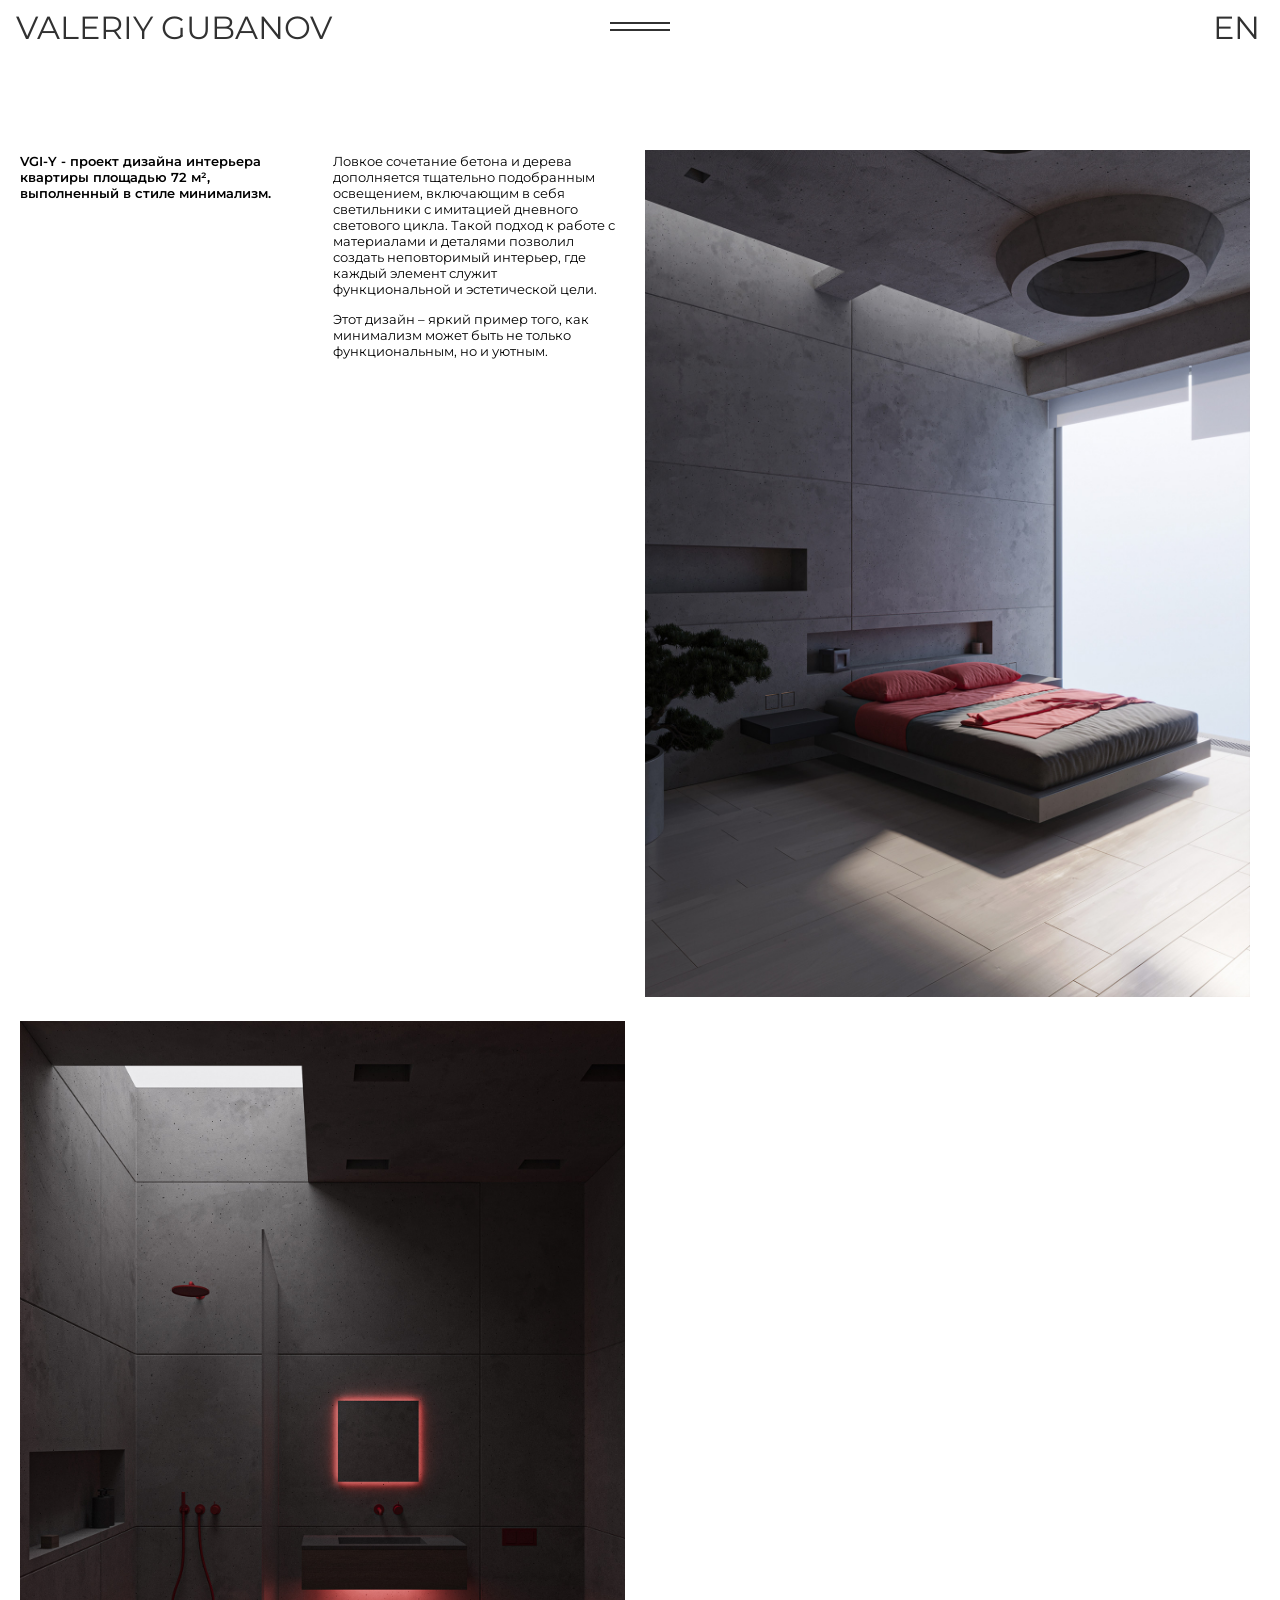
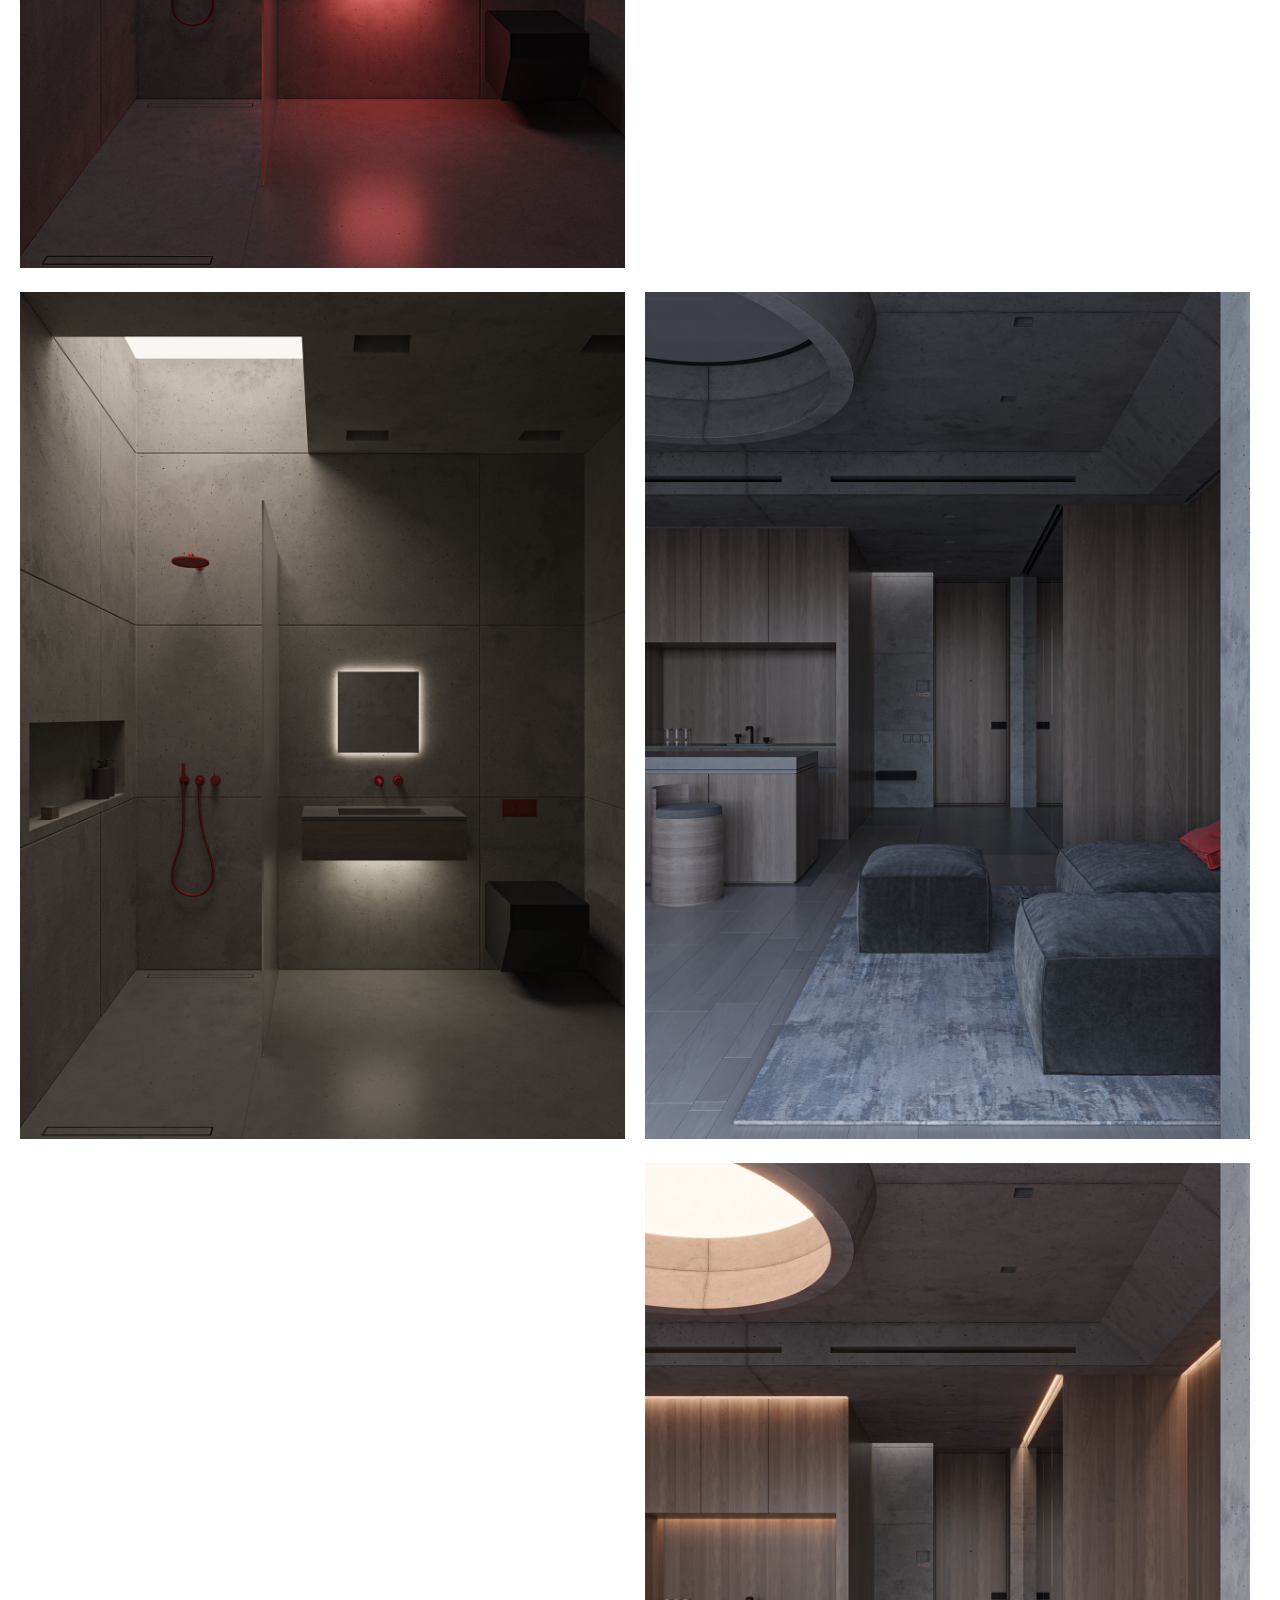
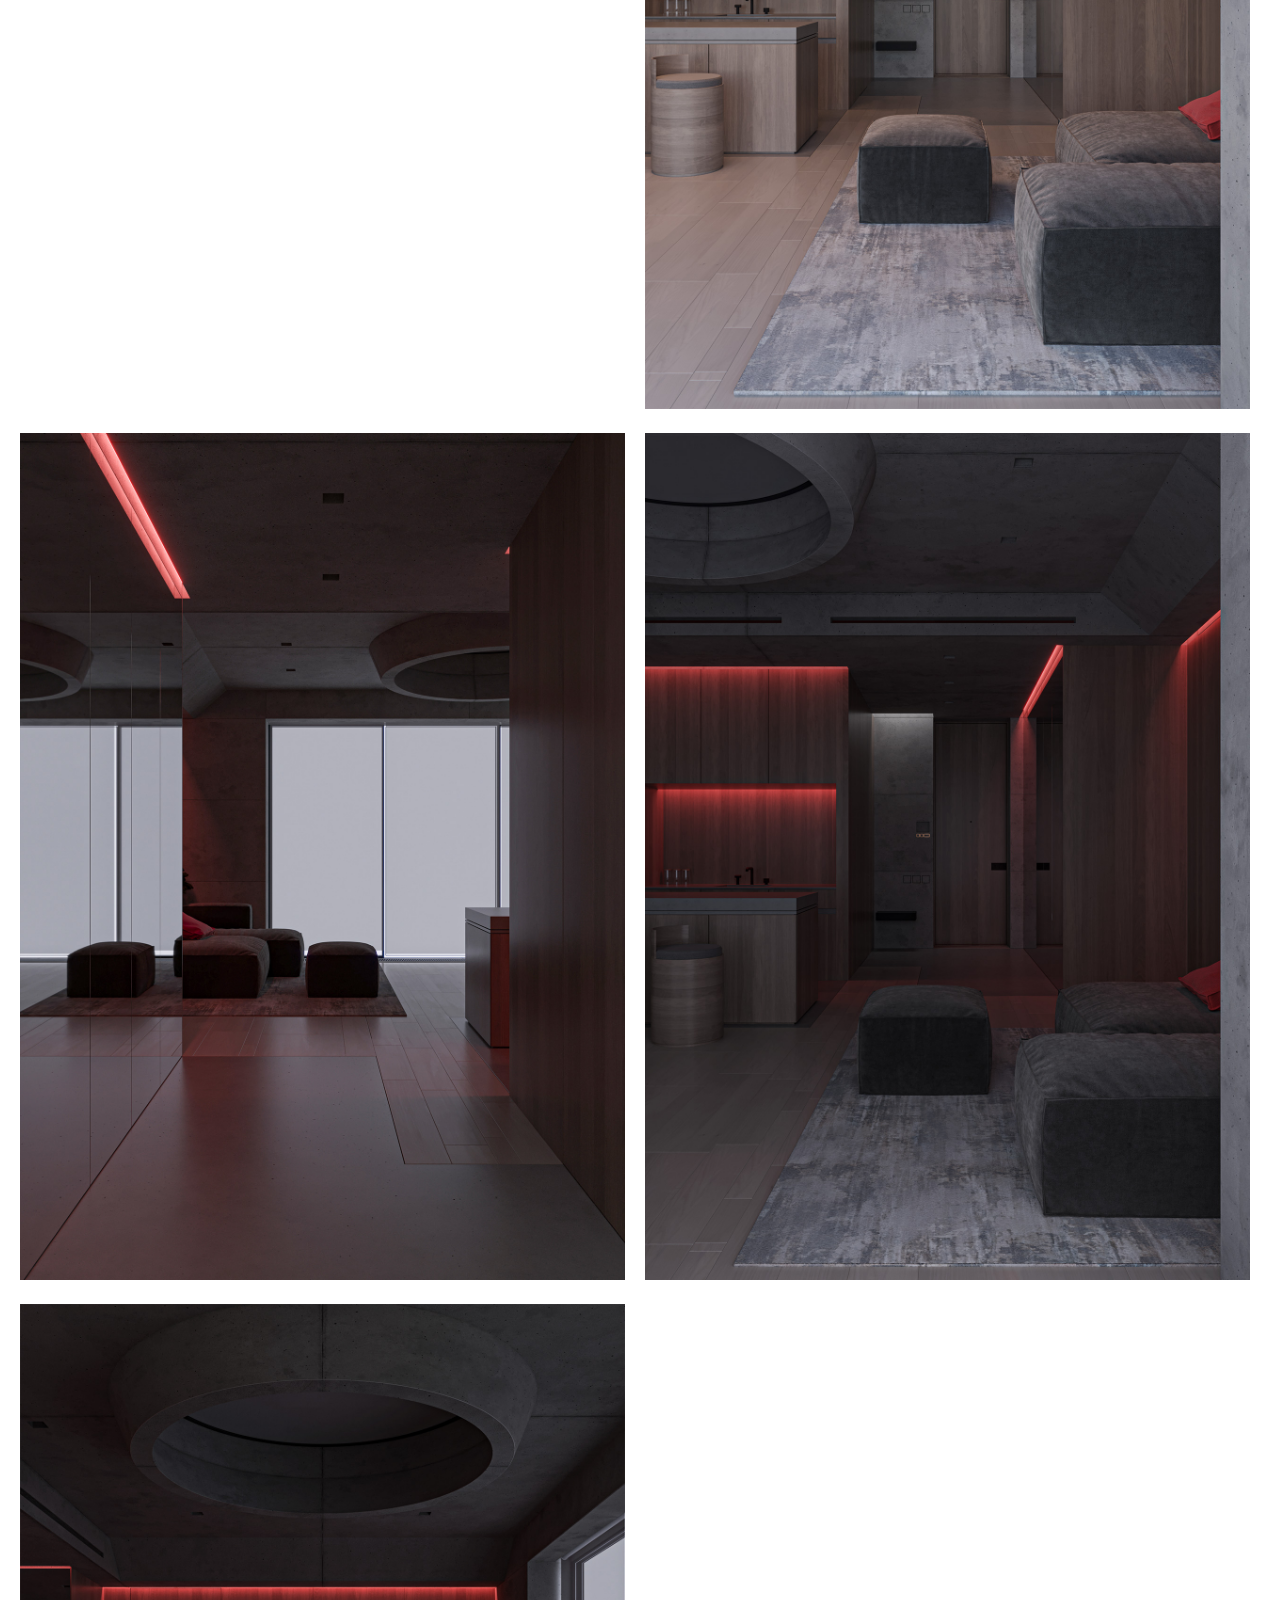
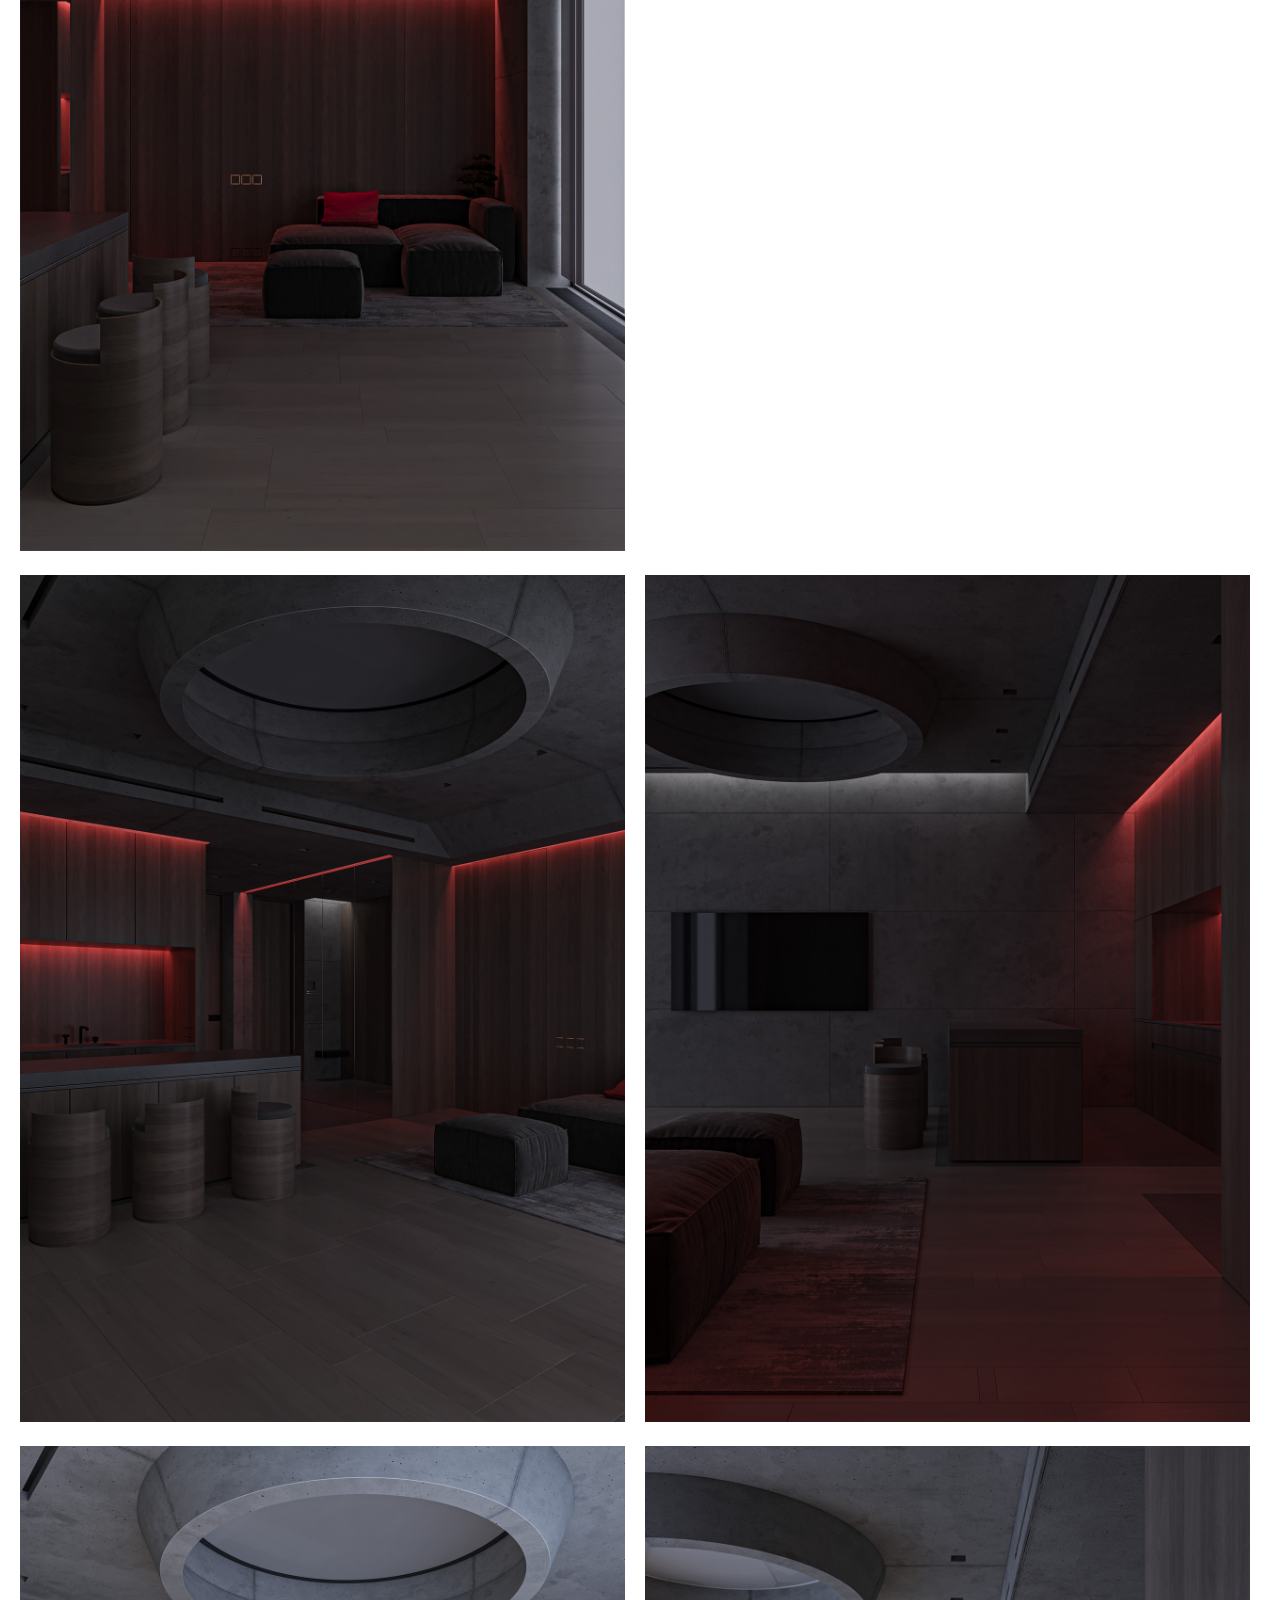
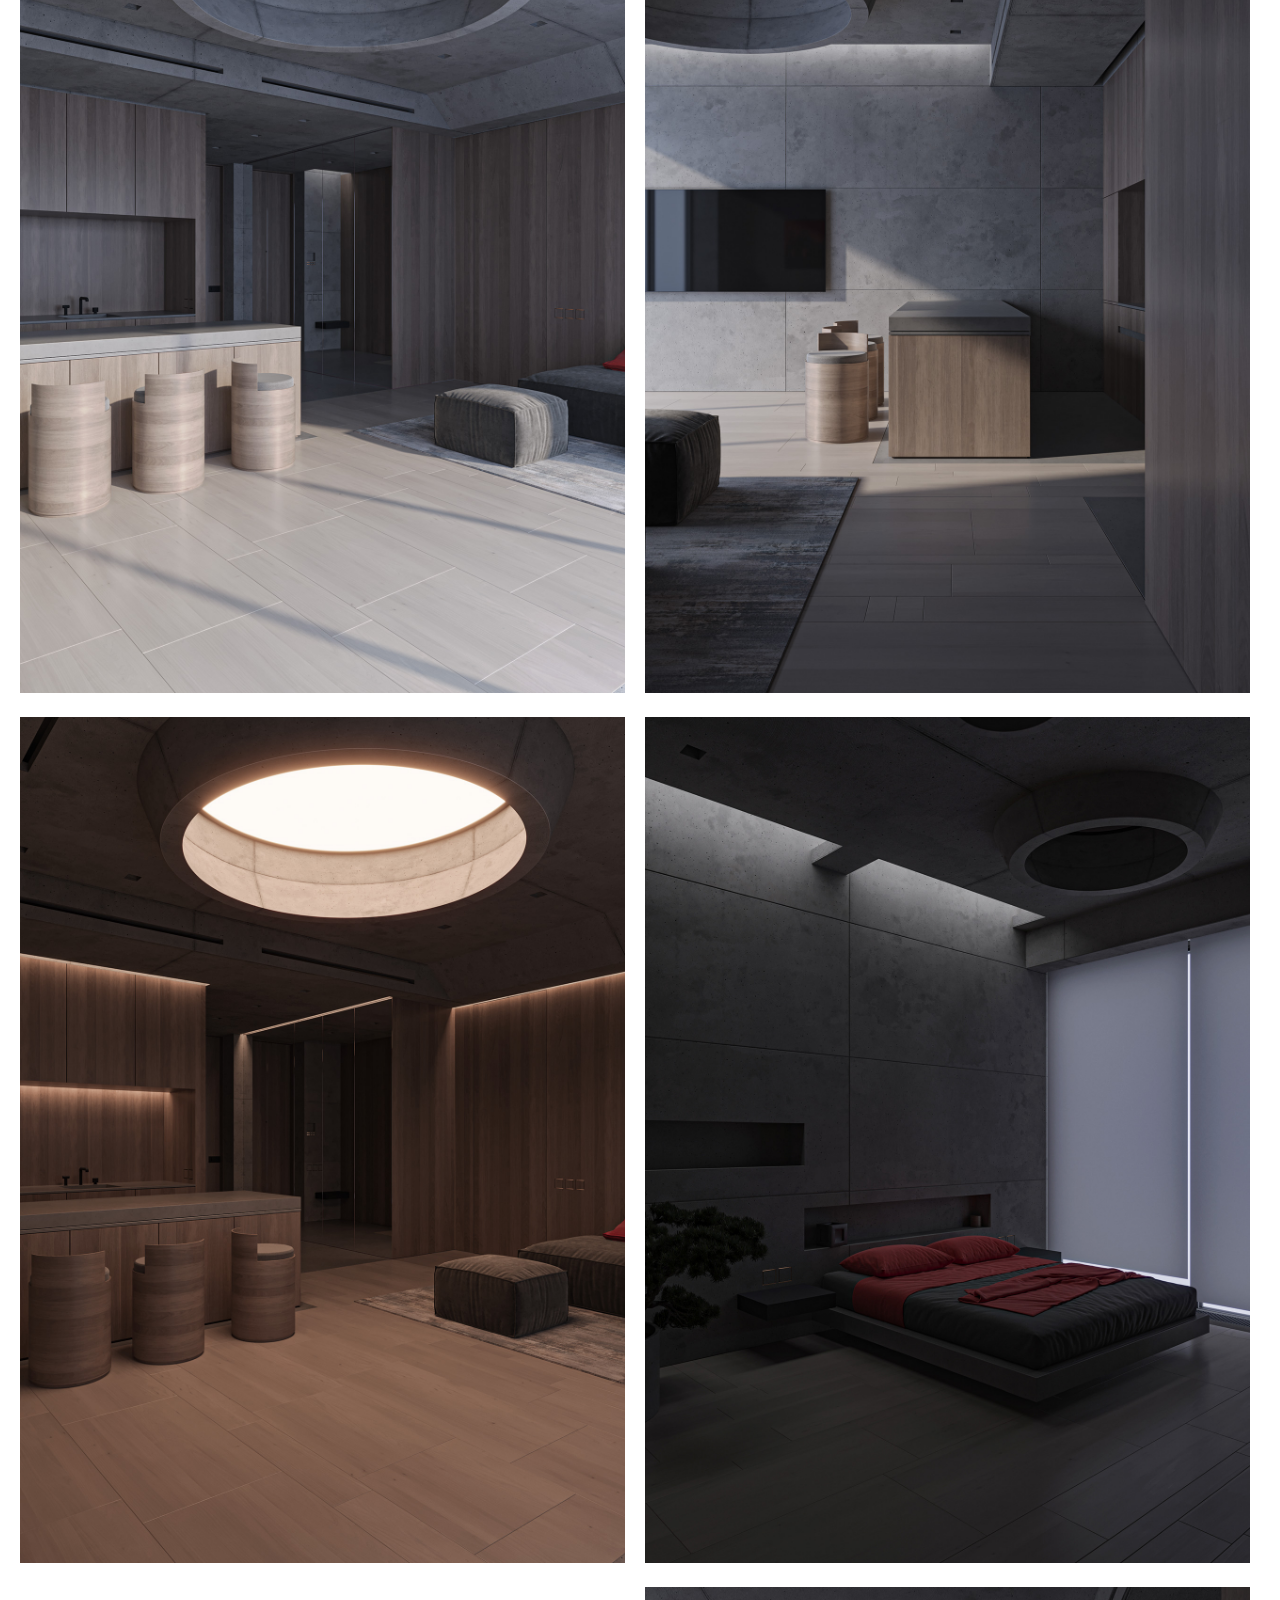
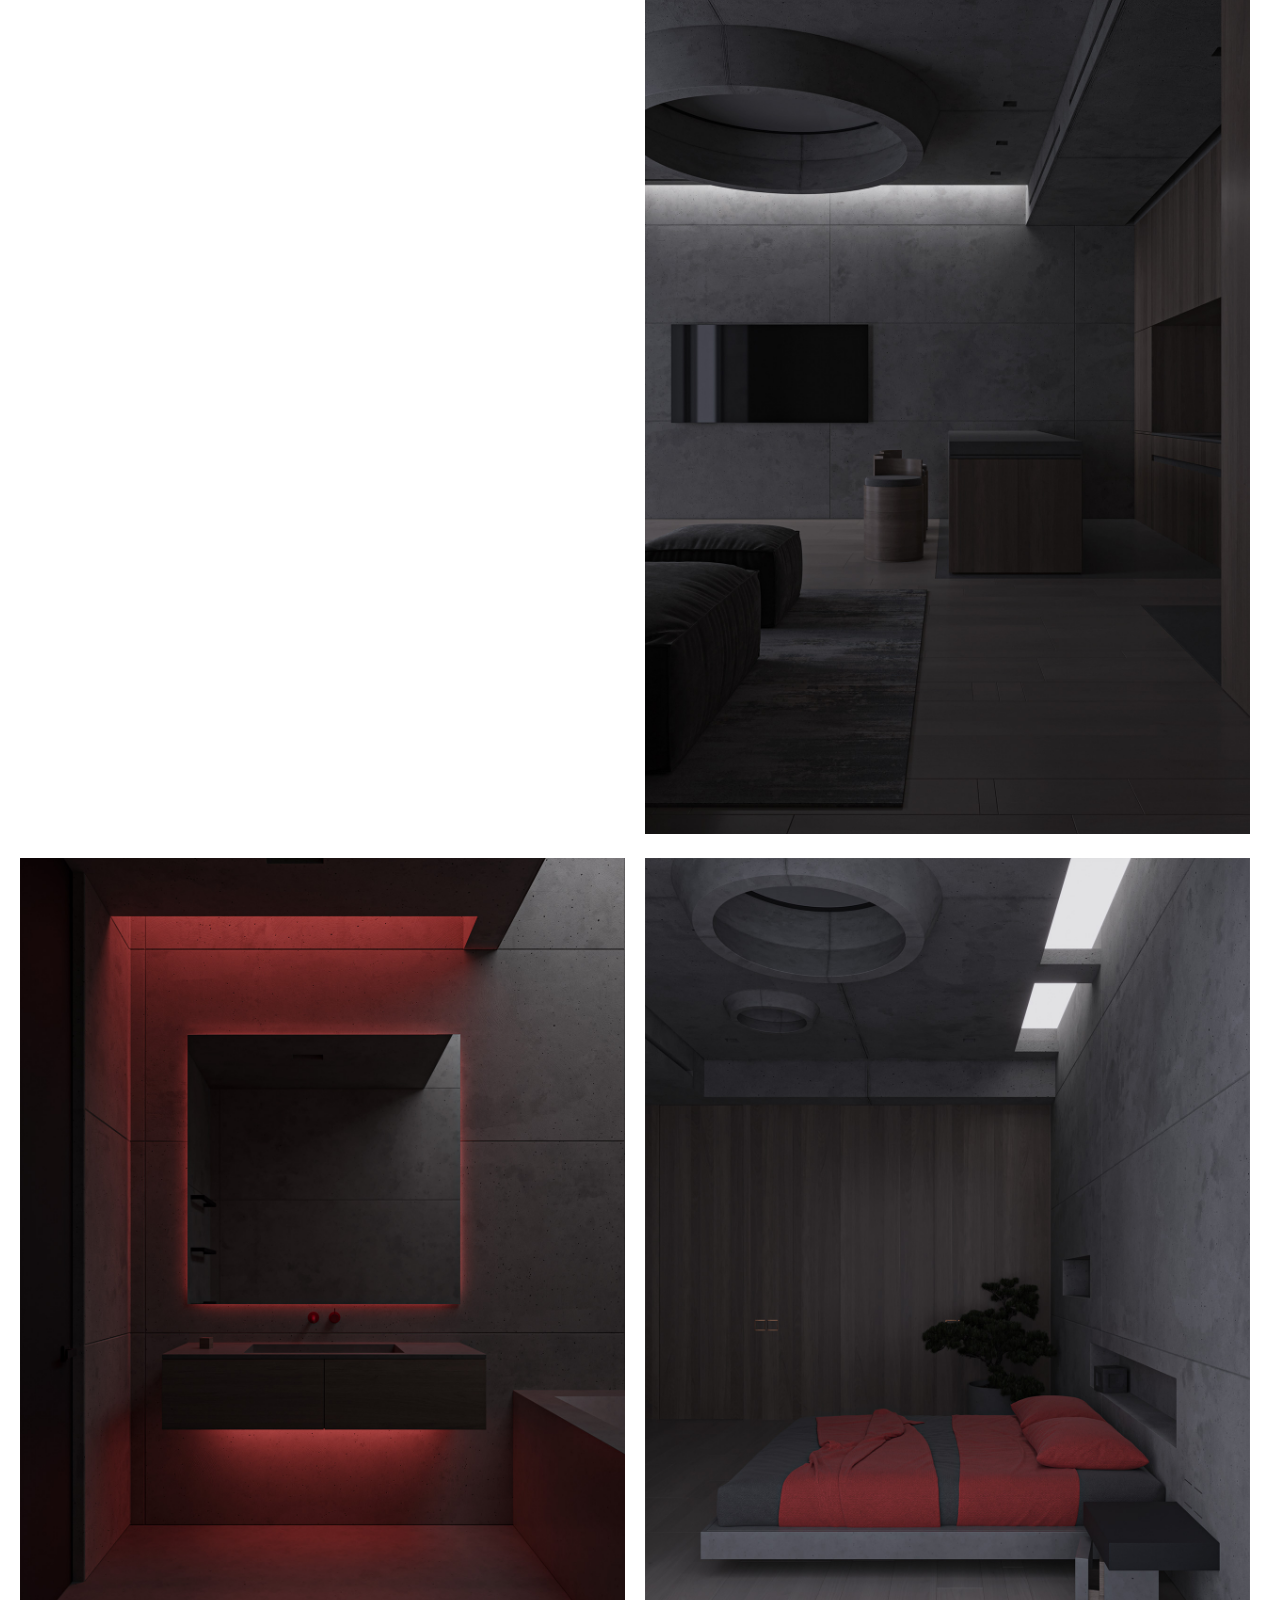
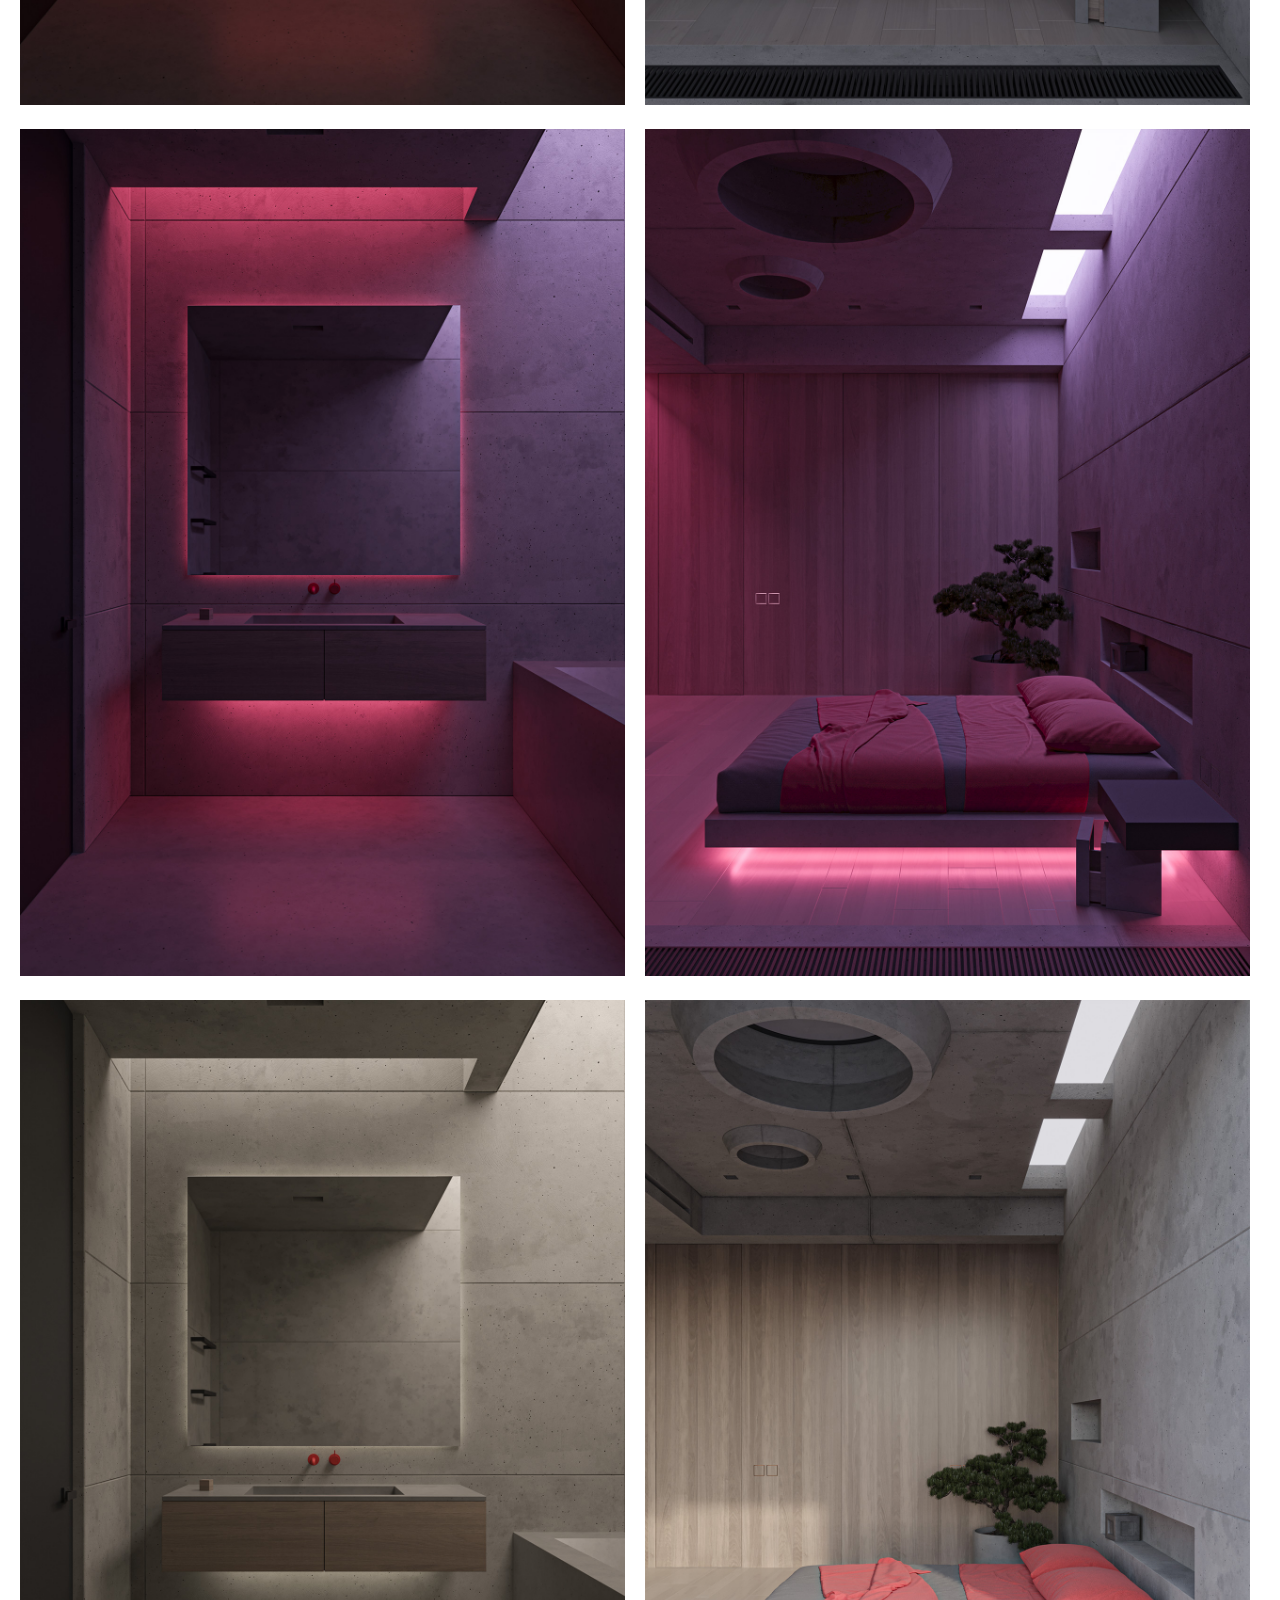
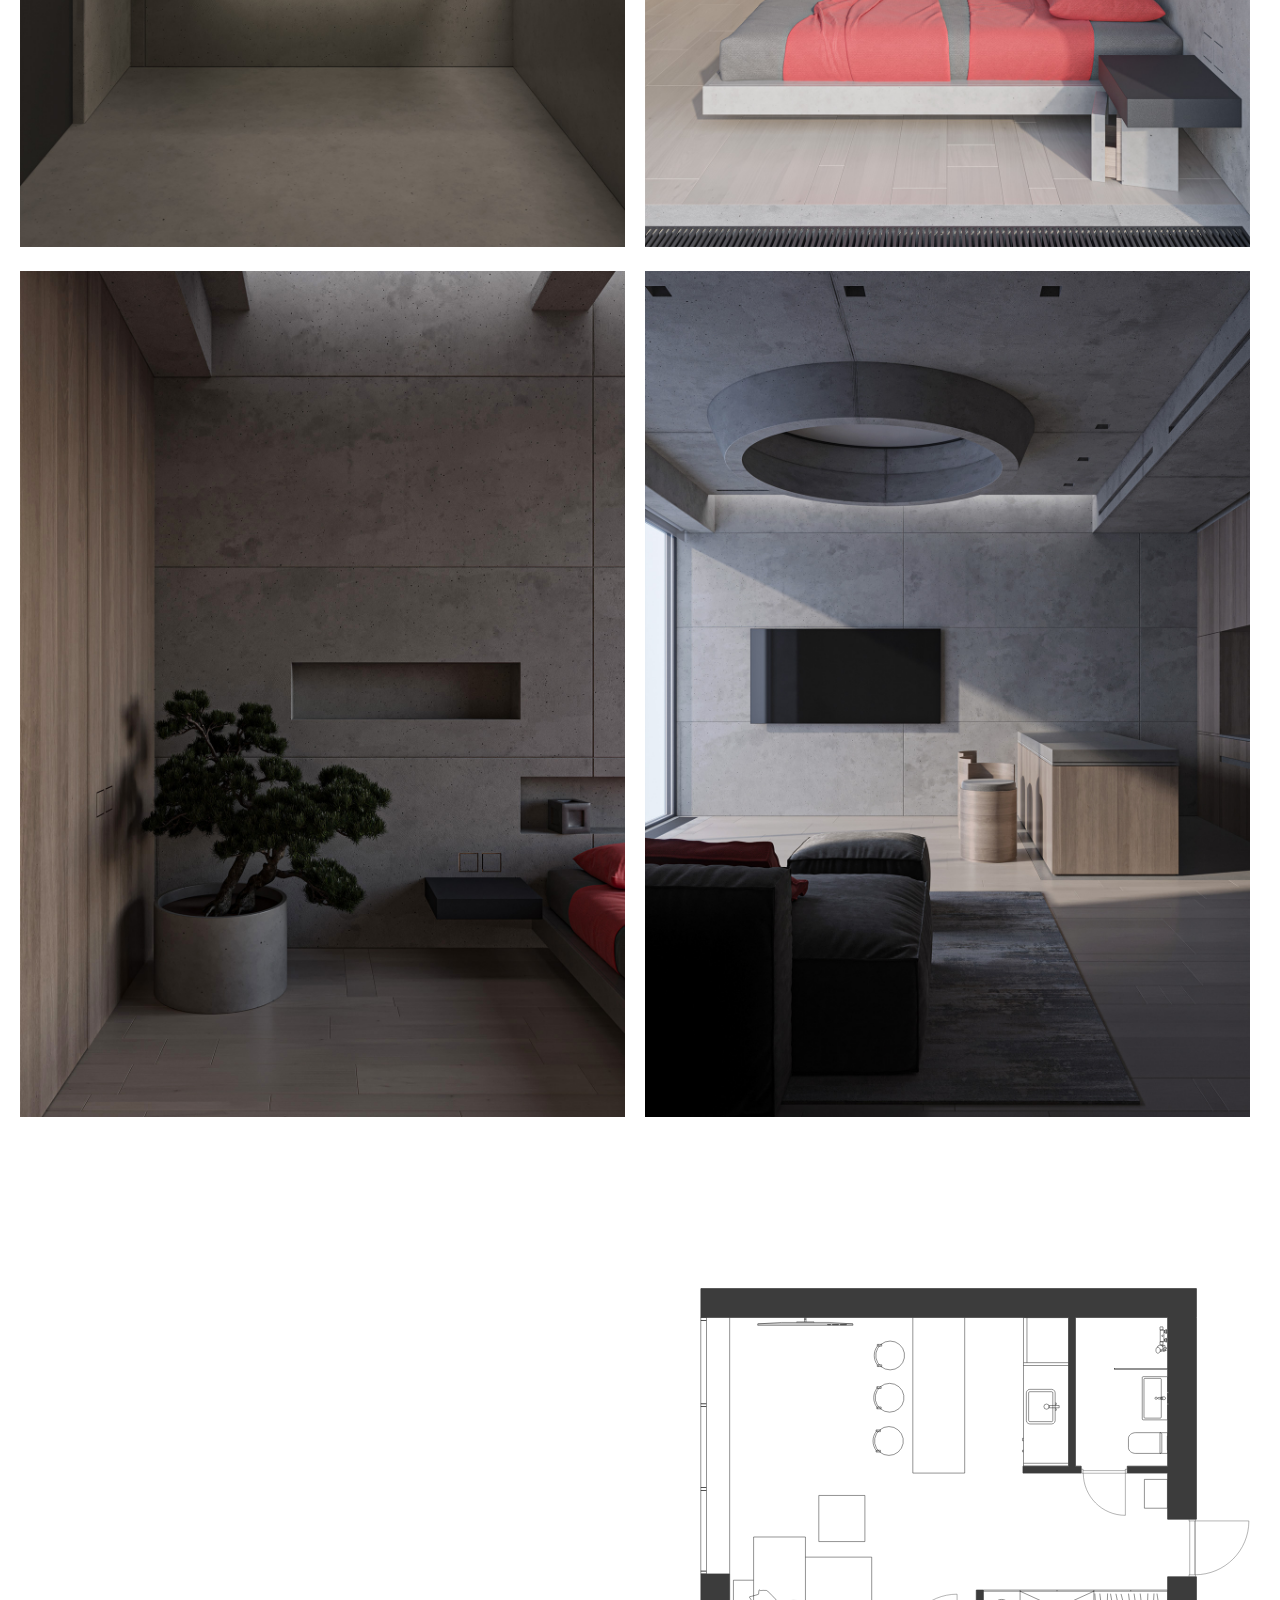
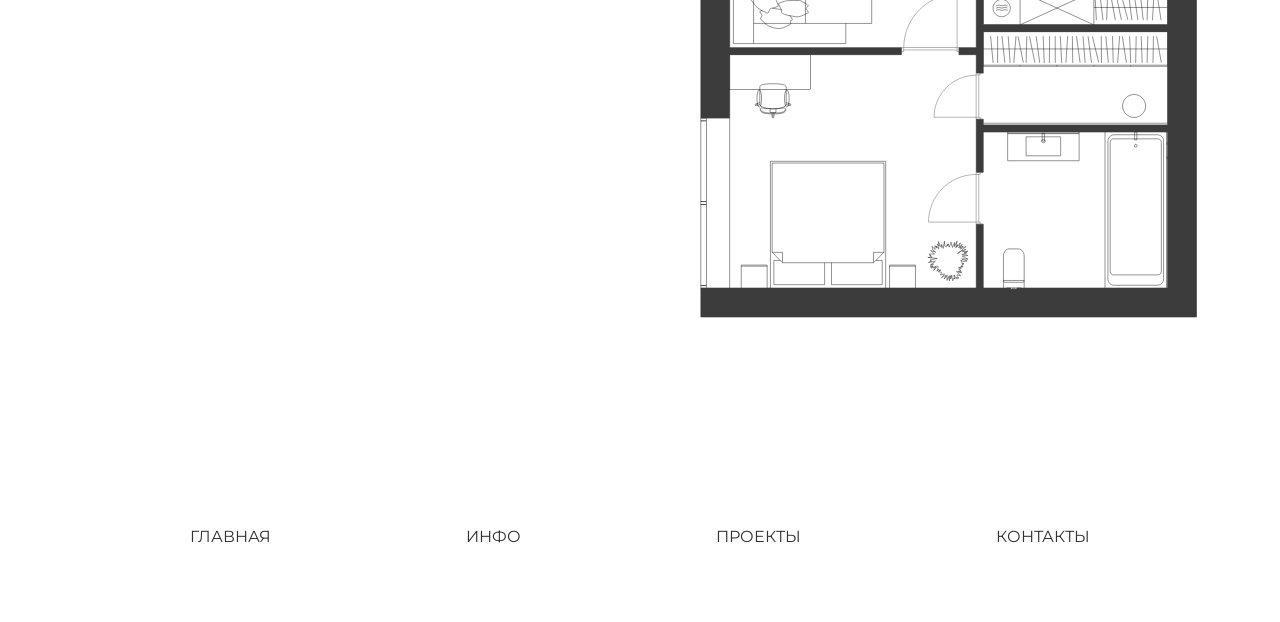
<file: Projects/VGI-Y_project_ru.html>
<!DOCTYPE html>
<html lang="en">
<link href="https://fonts.googleapis.com/css2?family=Montserrat:wght@400&display=swap" rel="stylesheet">
<head>
  <link rel="stylesheet" href="../styles.css">
  <meta charset="UTF-8">
  <title>valeriygubanov.com</title>
  <meta http-equiv="X-UA-Compatible" content="IE=edge">
  <meta name="viewport" content="width=device-width, initial-scale=1.0">
</head>
<body>
  <div class="whitebox"></div>
  <header>
    <div class="flex">
      <h1 class="title">VALERIY GUBANOV</h1>
    </div>
    <div class="menu-link">
      <div class="rectangle"></div>
      <div class="rectangle"></div>
    </div>
    <nav class="menu-container">
      <ul class="menu">
        <li><a href="../index_ru.html">ГЛАВНАЯ</a></li>
        <li><a href="../index_ru.html">ИНФО</a></li>
        <li><a href="../index_ru.html">ПРОЕКТЫ</a></li>
        <li><a href="../index_ru.html">КОНТАКТЫ</a></li>
        <li class="language-link"><a href="VGI-Y_project.html">EN</a></li>
      </ul>
    </nav>
    <div class="language-switch">
      <a href="VGI-Y_project.html">EN</a>
    </div>
  </header>
 
  <div class="whitebox2"></div>
  
  <div class="portfolio-grid">
    
    
    <div class="portfolio-item">
      <div class="text-content">
        <div class="inner-text-content">
            <p>VGI-Y - проект дизайна интерьера квартиры площадью 72 м², выполненный в стиле минимализм.</p>
        </div>
        <div class="inner-text-content2">
            <p>Ловкое сочетание бетона и дерева дополняется тщательно подобранным освещением, включающим в себя светильники с имитацией дневного светового цикла. Такой подход к работе с материалами и деталями позволил создать неповторимый интерьер, где каждый элемент служит функциональной и эстетической цели.</p>
            <p>Этот дизайн – яркий пример того, как минимализм может быть не только функциональным, но и уютным.</p>
        </div>
    </div>
      <div class="image-content">
          <img src="../assets/Pr2Assets/IY13.jpg" alt="Image">
      </div>
  </div>

    <div class="portfolio-item">
      <div class="image-content">
          <img src="../assets/Pr2Assets/IY1.jpg" alt="Image">
      </div>
      <div class="placeholder">
      </div>
  </div>

    
    <div class="portfolio-item">
      <div class="image-content">
        <img src="../assets/Pr2Assets/IY4.jpg" alt="Изображение">
      </div>
      <div class="image-content2">
        <img src="../assets/Pr2Assets/IY16.jpg" alt="Изображение">
      </div>
    </div>


    <div class="portfolio-item">
      <div class="placeholder">
      </div>
      <div class="image-content">
        <img src="../assets/Pr2Assets/IY17.jpg" alt="Изображение">
      </div>
    </div>

    <div class="portfolio-item">
      <div class="image-content">
        <img src="../assets/Pr2Assets/V45.jpg" alt="Изображение">
      </div>
      <div class="image-content2">
        <img src="../assets/Pr2Assets/IY18.jpg" alt="Изображение">
      </div>
    </div>


    <div class="portfolio-item">
       <div class="image-content">
          <img src="../assets/Pr2Assets/IY25.jpg" alt="Image">
      </div>
      <div class="placeholder">
      </div>
    </div>

    <div class="portfolio-item">
      <div class="image-content">
          <img src="../assets/Pr2Assets/IY24.jpg" alt="Image">
      </div>
      <div class="image-content">
          <img src="../assets/Pr2Assets/IY23.jpg" alt="Image">
      </div>
    </div>

    <div class="portfolio-item">
      <div class="image-content">
          <img src="../assets/Pr2Assets/IY27.jpg" alt="Image">
      </div>
      <div class="image-content">
          <img src="../assets/Pr2Assets/IY19.jpg" alt="Image">
      </div>
    </div>

    <div class="portfolio-item">
      <div class="image-content">
          <img src="../assets/Pr2Assets/IY26.jpg" alt="Image">
      </div>
      <div class="image-content">
          <img src="../assets/Pr2Assets/IY14.jpg" alt="Image">
      </div>
    </div>

    <div class="portfolio-item">
      <div class="placeholder">
      </div>
      <div class="image-content">
          <img src="../assets/Pr2Assets/IY22.jpg" alt="Image">
      </div>
    </div>

    <div class="portfolio-item">
      <div class="image-content">
          <img src="../assets/Pr2Assets/IY5.jpg" alt="Image">
      </div>
      <div class="image-content">
          <img src="../assets/Pr2Assets/IY9.jpg" alt="Image">
      </div>
    </div>

    <div class="portfolio-item">
      <div class="image-content">
          <img src="../assets/Pr2Assets/IY35.jpg" alt="Image">
      </div>
      <div class="image-content">
          <img src="../assets/Pr2Assets/V31.jpg" alt="Image">
      </div>
    </div>

    <div class="portfolio-item">
      <div class="image-content">
          <img src="../assets/Pr2Assets/IY6.jpg" alt="Image">
      </div>
      <div class="image-content">
          <img src="../assets/Pr2Assets/V32.jpg" alt="Image">
      </div>
    </div>

    <div class="portfolio-item">
      <div class="image-content">
          <img src="../assets/Pr2Assets/IY15.jpg" alt="Image">
      </div>
      <div class="image-content">
        <img src="../assets/Pr2Assets/V44.jpg" alt="Image">
    </div>
    </div>
    <div class="portfolio-item">
      <div class="placeholder">
      </div>
       <div class="image-content">
        <img src="../assets/icon/YIb.svg" alt="Изображение">
      </div>
    </div>




   

    


 
 
 
 
 
 
 
  </div>

  <footer>
    <div class="footer-content">
         <ul>
          <li><a href="index_ru.html">ГЛАВНАЯ</a></li>
          <li><a href="index_ru.html">ИНФО</a></li>
          <li><a href="index_ru.html">ПРОЕКТЫ</a></li>
          <li><a href="index_ru.html">КОНТАКТЫ</a></li>
        </ul>  
    </div>
  </footer>

  <script src="../script.js"></script>
</body>
</html>
</file>
<file: styles.css>
body {
font-family: 'Montserrat', Arial, Helvetica, sans-serif;
background-color: rgb(255, 255, 255);
margin: 0;
padding: 0;
width: 100%;
height: 100vh;
}

header {
font-family: Montserrat;
font-style: normal;
font-weight: 400;
font-size: 24pt;
color: rgb(49, 49, 49);
text-align: center;
position: relative;
top: 30px;
}


.flex {
top: 8px;
display: flex;
justify-content: center;
position: fixed;
z-index: 1;
padding-left: 1rem;
}
    
.whitebox {
width: 100vw;
height: 69px;  
justify-content: center;
position: fixed;
background-color: rgb(255, 255, 255);
z-index: 1;
}

.title {
font-family: Montserrat;
font-style: normal;
font-weight: 400;
font-size: 24pt;
color: rgb(49, 49, 49);
z-index: 2;
margin: 0;
}

.menu-link {
position: fixed;
top: 0px;
left: 50%;
transform: translateX(-50%);
width: 60px;
display: flex;
flex-direction: column;
align-items: center;
z-index: 2;
cursor: pointer;
padding-left: 40px;
padding-right: 40px;
padding-top: 22px;
}

.rectangle {
width: 60px;
height: 2px;
background-color: rgb(49, 49, 49);
margin-bottom: 5px;
}

.menu-container {
opacity: 0;
position: absolute;
top: 0;
left: 0;
margin: 0;
padding: 0;
width: 100%;
height: 100%;
background-color: rgb(255, 255, 255);
z-index: 3;
transition: opacity 0.3s ease-in-out;
}

.menu-container.active {
opacity: 1;
display: block;
}

.menu {
width: 200px;
position: fixed;
top: 360px;
left: 50px;
list-style-type: none;
padding: 0;
margin: 0;
z-index: 2;
opacity: 0;
visibility: hidden; /* добавлено */
transition: opacity 0.3s, visibility 0.3s; /* добавлено visibility */
}

.menu li {
margin-bottom: 20px;
text-align: left;
}

.menu li a {
text-decoration: none;
color: rgb(49, 49, 49);
}
.whitebox2 {
width: 100vw;
height: 100vh;
top: 69px; 
justify-content: center;
position: fixed;
background-color: rgb(255, 255, 255);
opacity: 85%;
z-index: 1;
display: none;  /* Добавьте это, чтобы скрыть .whitebox2 по умолчанию */
}

.menu-container.active + .whitebox2 {  /* Добавьте это правило */
display: block;
transition: 1s;
}
h1 {
font-family: Montserrat;
font-style: normal;
font-weight: 400;
font-size: 22pt;
color: rgb(49, 49, 49);
margin: 0;
}
h2 {
font-family: Montserrat;
font-style: normal;
font-weight: 400;
font-size: 22pt;
color: rgb(49, 49, 49);
margin-bottom: 1hv;
}
h3 {
font-family: Montserrat;
font-style: normal;
font-weight: 400;
font-size: 15pt;
color: rgb(49, 49, 49);
margin: 0;
}
h4 {
font-family: Montserrat;
font-style: normal;
font-weight: 400;
font-size: 15pt;
color: rgb(49, 49, 49);
margin: 0;
}
h5 {
font-family: Montserrat;
font-style: normal;
font-weight: 200;
font-size: 10pt;
margin-top: 5px;
margin-bottom: 0px;
color: rgb(49, 49, 49);
}
h6 {
font-family: Montserrat;
font-style: normal;
font-weight: 200;
font-size: 10pt;
margin-top: 5px;
margin-bottom: 0px;
margin-left: 15px;
color: rgb(49, 49, 49);
}

.media-title {
display: flex;
justify-content: space-between;
align-items: center;
font-family: Montserrat;
font-style: normal;
font-weight: 400;
font-size: 22pt;
color: rgb(49, 49, 49);
margin: 0;
left: 0;
width: 100%;
box-sizing: border-box;
}
.media {
display: flex;
margin-right: auto;
margin-bottom: 40px;
position: relative;
text-align: center;
z-index: 0;
}
.media img {
padding: 0 20px 0 0;
width: 40px;
height: 40px;
}














.language-switch {
position: fixed;
top: 8px;
right: 20px;
z-index: 3;
font-size: 24pt;
}
.language-switch a {
text-decoration: none;
color: rgb(49, 49, 49);
}
.menu li:last-child {
display: block;
}
.language-link {
visibility: hidden;    
position: relative;
top: 50px; /* Измените значение на то, которое вам нужно */
}




.portfolio-grid {
position: relative;
top: 150px;
display: grid;
grid-gap: 20px;
margin-left: 10px;
margin-right: 20px;
}

.portfolio-item {
display: flex;
justify-content: space-between;
}




.image-block {
width: 50%;
display: flex;
position: relative;
padding-left: 10px;
padding-right: 10px;
}

.image-content_mini {
width: 50%;
position: relative;
top: 150px;
padding-right: 10px;
padding-left: 10px; 
}

.image-content_mini2 {
width: 50%;
position: relative;
top: 150px;
padding-right: 10px;
padding-left: 10px; 
}

.image-content_mini3 {
width: 50%;
top: 150px;
padding-right: 10px;
padding-left: 10px; 
}

.image-content_mini3 img {
width: 100%; 
height: auto;
display: block;
}
    

.image-content_mini2 img {
width: 50%;
position: relative;
top: 150px;
padding-right: 10px;
padding-left: 10px; 
}

.text-content {
width: 50%;
font-size: 10pt;
padding-right: 10px;
padding-left: 10px;
display: flex;
position: relative;
}

.inner-text-content {
max-width: 470px;
margin-top: -10px; 
font-weight: 600;
width: 50%;
padding-right: 80px;
box-sizing: border-box;
}
.inner-text-content2 {
max-width: 470px;
margin-top: -10px; 
width: 50%;
padding: 0 10px; 
box-sizing: border-box;
}
.inner-text-content3 {
max-width: 470px;
margin-top: -14px; 
font-weight: 600;
margin-right: 50px;
width: 50%;
padding: 0 10px; 
box-sizing: border-box;
}
.inner-text-content4 {
max-width: 470px;
margin-top: -14px; 
width: 50%;
padding: 0 10px; 
box-sizing: border-box;
}
.inner-text-content5 {
max-width: 470px;
margin-top: 45px; 
width: 50%;
padding: 0 10px; 
box-sizing: border-box;
}
.inner-text-content6 {
max-width: 470px;
margin-top: 10px; 
width: 50%;
padding: 0 10px; 
box-sizing: border-box;
}
.placeholder {
width: 50%; 
height: 400px; 
padding-right: 10px;
padding-left: 10px;
}  
.placeholder1 {
width: 50%; 
height: 400px; 
padding-right: 10px;
padding-left: 10px;
}  
.placeholder2 {
width: 50%; 
height: 400px; 
padding-right: 10px;
padding-left: 10px;
}  

.image-content {
width: 50%;
padding-right: 10px;
padding-left: 10px;  
}

.image-content2 {
width: 50%;
padding-right: 10px;
padding-left: 10px; 
}

.image-content3 {
width: 80%;
padding-right: 10px;
padding-left: 10px; 
}

.image-content img {
width: 100%;  
height: auto; 
}

.image-content2 img {
width: 100%; 
height: auto; 
}
.image-content_mini5 {
width: 50%;
position: relative;
top: 150px;
padding-right: 10px;
padding-left: 10px; 
}
.image-content_mini5 img {
width: 100%; 
height: auto;
display: block;
}

footer {
background-color: rgb(255, 255, 255);
color: rgb(49, 49, 49);
padding: 0px 0;
position: relative;
bottom: -200px;
width: 100%;
}

.footer-content {
max-width: 1200px;
margin: 0 auto;
padding: 0 15px;
display: flex;
justify-content: center;
align-items: center;
}

.footer-content p {
margin: 0;
}

.footer-content ul {
list-style-type: none;
padding: 0;
display: flex;
gap: 15px;
}

.footer-content ul li a {
color: rgb(49, 49, 49);
text-decoration: none;
padding: 30px;
}

.footer-content ul li {
color: rgb(49, 49, 49);
padding: 100px;    
}

.footer-content ul li a:hover {
text-decoration: underline;
}







.Projects {
display: grid;
grid-template-columns: repeat(auto-fit, minmax(330px, 1fr));
gap: 1rem;
padding: 1rem;
padding-top: 14rem;
margin-bottom: 180px;
}

/* Название раздела */
.Title_projects {
position: relative;
top: 200px;
padding-left: 1rem;
}

/* Блок проекта */
.Project_Block {
position: relative;
display: inline-block;
text-decoration: none;
color: inherit;
margin-bottom: 30px;
}

/* Картинка */
.project-img {
display: block;
width: 100%;
height: auto;
}

/* Стиль текста названия проектов */
.project-title {
display: flex;
justify-content: space-between;
align-items: center;
font-family: Montserrat;
font-style: normal;
font-weight: 400;
font-size: 22pt;
color: rgb(49, 49, 49);
margin: 0;
left: 0;
padding-top: 20px;
width: 100%;
box-sizing: border-box;
}
/* расположение текстов */
.project-name {
text-align: left;
}

.project-year {
text-align: right;
}

@media only screen and (max-width: 1500px) 
{
.inner-text-content {
max-width: 470px;
margin-top: -10px; 
font-weight: 600;
width: 50%;
padding-right: 40px;
box-sizing: border-box;
}

.inner-text-content6 {
max-width: 470px;
margin-top: 10px; 
width: 70%;
padding: 0 10px; 
box-sizing: border-box;
} 
.footer-content ul li {
color: rgb(49, 49, 49);
padding: 60px;    
}
}       

  



@media only screen and (max-width: 1000px) 
{

.grid-container img {
width: 75%;
margin-bottom: 5%;
}

.portfolio-item {
flex-direction: column;
}

.image-content_mini {
width: 100%;
top: 0px;
padding-right: 0px;
padding-left: 5px;  
} 

.image-content {
width: 100%;
padding-right: 0px;
padding-left: 5px;  
}

.image-block {
width: 100%;
padding-right: 0px;
padding-left: 5px;  
}
.image-content2 {
width: 100%;
padding-bottom: 60px;
padding-right: 0px;
padding-left: 5px;  
}
.image-content_mini {
width: 100%;
top: 0px;
padding-right: 0px;
padding-left: 5px;  
} 
.image-content3 {
width: 90%;
padding-right: 10px;
padding-left: 10px; 
}

.text-content {
width: 100%;
margin-bottom: 10px;
padding: 5px;
}

.inner-text-content {
max-width: 450px;
margin-top: 0px; 
font-weight: 600;
width: 100%;
padding: 0 0px;
padding-right: 10px;
margin-right: 30px;
box-sizing: border-box;
}
.inner-text-content2 {
max-width: 470px;
margin-top: 0px; 
width: 100%;
padding: 0 0px; 
padding-right: 10px;
box-sizing: border-box;
}
.inner-text-content3 {
max-width: 450px;
margin-top: 0px; 
font-weight: 600;
margin-right: 30px;
padding: 0px;
padding-right: 10px;
width: 100%;
box-sizing: border-box;
}
.inner-text-content4 {
max-width: 470px;
margin-top: 0px;
width: 100%;
padding: 0 0px; 
padding-right: 10px;
box-sizing: border-box;
}
.inner-text-content5 {
max-width: 400px;
margin-top: 0px; 
width: 100%;
padding: 0 0px; 
box-sizing: border-box;
}
.inner-text-content6 {
max-width: 470px;
margin-top: 0px; 
width: 100%;
padding: 0 0px; 
padding-bottom: 10px;
box-sizing: border-box;
} 

.placeholder {
width: 50%; 
height: 0px; 
padding-right: 10px;
padding-left: 10px;
} 
.placeholder1 {
width: 50%; 
height: 160px; 
padding-right: 10px;
padding-left: 10px;
}  
.placeholder2 {
width: 50%; 
height: 300px; 
padding-right: 10px;
padding-left: 10px;
}  


.portfolio-grid {
position: relative;
top: 150px;
display: grid;
grid-gap: 0px;
margin-left: 10px;
margin-right: 20px;
}

.footer-content ul li {
color: rgb(49, 49, 49);
padding: 20px;    
}
    
}


@media (max-width: 900px) {
.title::before {
content: "VG";
}
.title {
text-align: left;
visibility: hidden;
}
.title::before {
visibility: visible;
display: block;
}
}

@media (min-width: 900px) {
.title {
    visibility: visible;
}
}








@media only screen and (max-width: 700px)
{
.menu {
width: 200px;
position: fixed;
top: 300px;
left: 50px;
list-style-type: none;
padding: 0;
margin: 0;
z-index: 2;
opacity: 0;
visibility: hidden; /* добавлено */
transition: opacity 0.3s, visibility 0.3s; /* добавлено visibility */
}




.grid-container img {
width: 90%;
margin-bottom: 5%;
}

.portfolio-item {
flex-direction: column;
}



.text-content {
margin-bottom: 10px;
flex-direction: column;
padding: 5px;
}

.inner-text-content {
max-width: 700px;
margin-top: 0px; 
font-weight: 600;
width: 100%;
padding: 0px;
padding-right: 10px;
box-sizing: border-box;
}
.inner-text-content2 {
max-width: 700px;
margin-top: 0px; 
width: 100%;
padding: 0;
padding-right: 10px;
box-sizing: border-box;
}
.inner-text-content3 {
max-width: 700px;
margin-top: 0px; 
font-weight: 600;
margin-right: 50px;
padding: 0;
padding-right: 10px;
width: 100%; 
box-sizing: border-box;
}
.inner-text-content4 {
max-width: 700px;
margin-top: 0px;
width: 100%; 
padding: 0px;
padding-right: 10px;
box-sizing: border-box;
}
.inner-text-content5 {
max-width: 700px;
margin-top: 0px; 
padding: 0px;
padding-right: 10px;
width: 100%; 
box-sizing: border-box;
}



.image-content {
width: 100%;
padding-right: 0px;
padding-left: 5px;  
}
.image-content2 {
width: 100%;
padding-bottom: 60px;
padding-right: 0px;
padding-left: 5px;  
}
.image-content3 {
width: 100%;
padding-right: 10px;
padding-left: 10px; 
}
.image-content_mini {
width: 100%;
top: 0px;
padding-right: 0px;
padding-left: 5px;  
} 

.placeholder {
width: 50%; 
height: 0px; 
padding-right: 10px;
padding-left: 10px;
} 
.placeholder1 {
width: 50%; 
height: 100px; 
padding-right: 10px;
padding-left: 10px;
}  
.placeholder2 {
width: 50%; 
height: 200px; 
padding-right: 10px;
padding-left: 10px;
}  


.portfolio-grid {
position: relative;
top: 150px;
display: grid;
grid-gap: 0px;
margin-left: 10px;
margin-right: 20px;
}


footer {
bottom: -550px;
}

.footer-content {
flex-direction: column; /* Элементы располагаются вертикально */
text-align: center; /* Центрируем контент */
padding: 10px 0;
}

.footer-content p, .footer-content ul {
margin: 10px 0; /* Устанавливаем отступы сверху и снизу для элементов */
}

.footer-content ul {
padding: 0;
display: block; /* Убираем горизонтальное расположение элементов списка */
}

.footer-content ul li {
padding: 10px;  
display: block; /* Каждый элемент списка занимает всю ширину */
margin: 5px 0; /* Устанавливаем отступы сверху и снизу для элементов списка */
}



}


@media only screen and (max-width: 400px)
{
.title {
font-family: Montserrat;
font-style: normal;
font-weight: 400;
font-size: 22pt;
color: rgb(49, 49, 49);
z-index: 2;
margin: 0;
}

}


@media only screen and (max-width: 350px)
{
.title {
font-family: Montserrat;
font-style: normal;
font-weight: 400;
font-size: 20pt;
color: rgb(49, 49, 49);
z-index: 2;
margin: 0;
}

}


@media only screen and (max-width: 300px)
{
.title {
font-family: Montserrat;
font-style: normal;
font-weight: 400;
font-size: 18pt;
color: rgb(49, 49, 49);
z-index: 2;
margin: 0;
}

}
</file>
